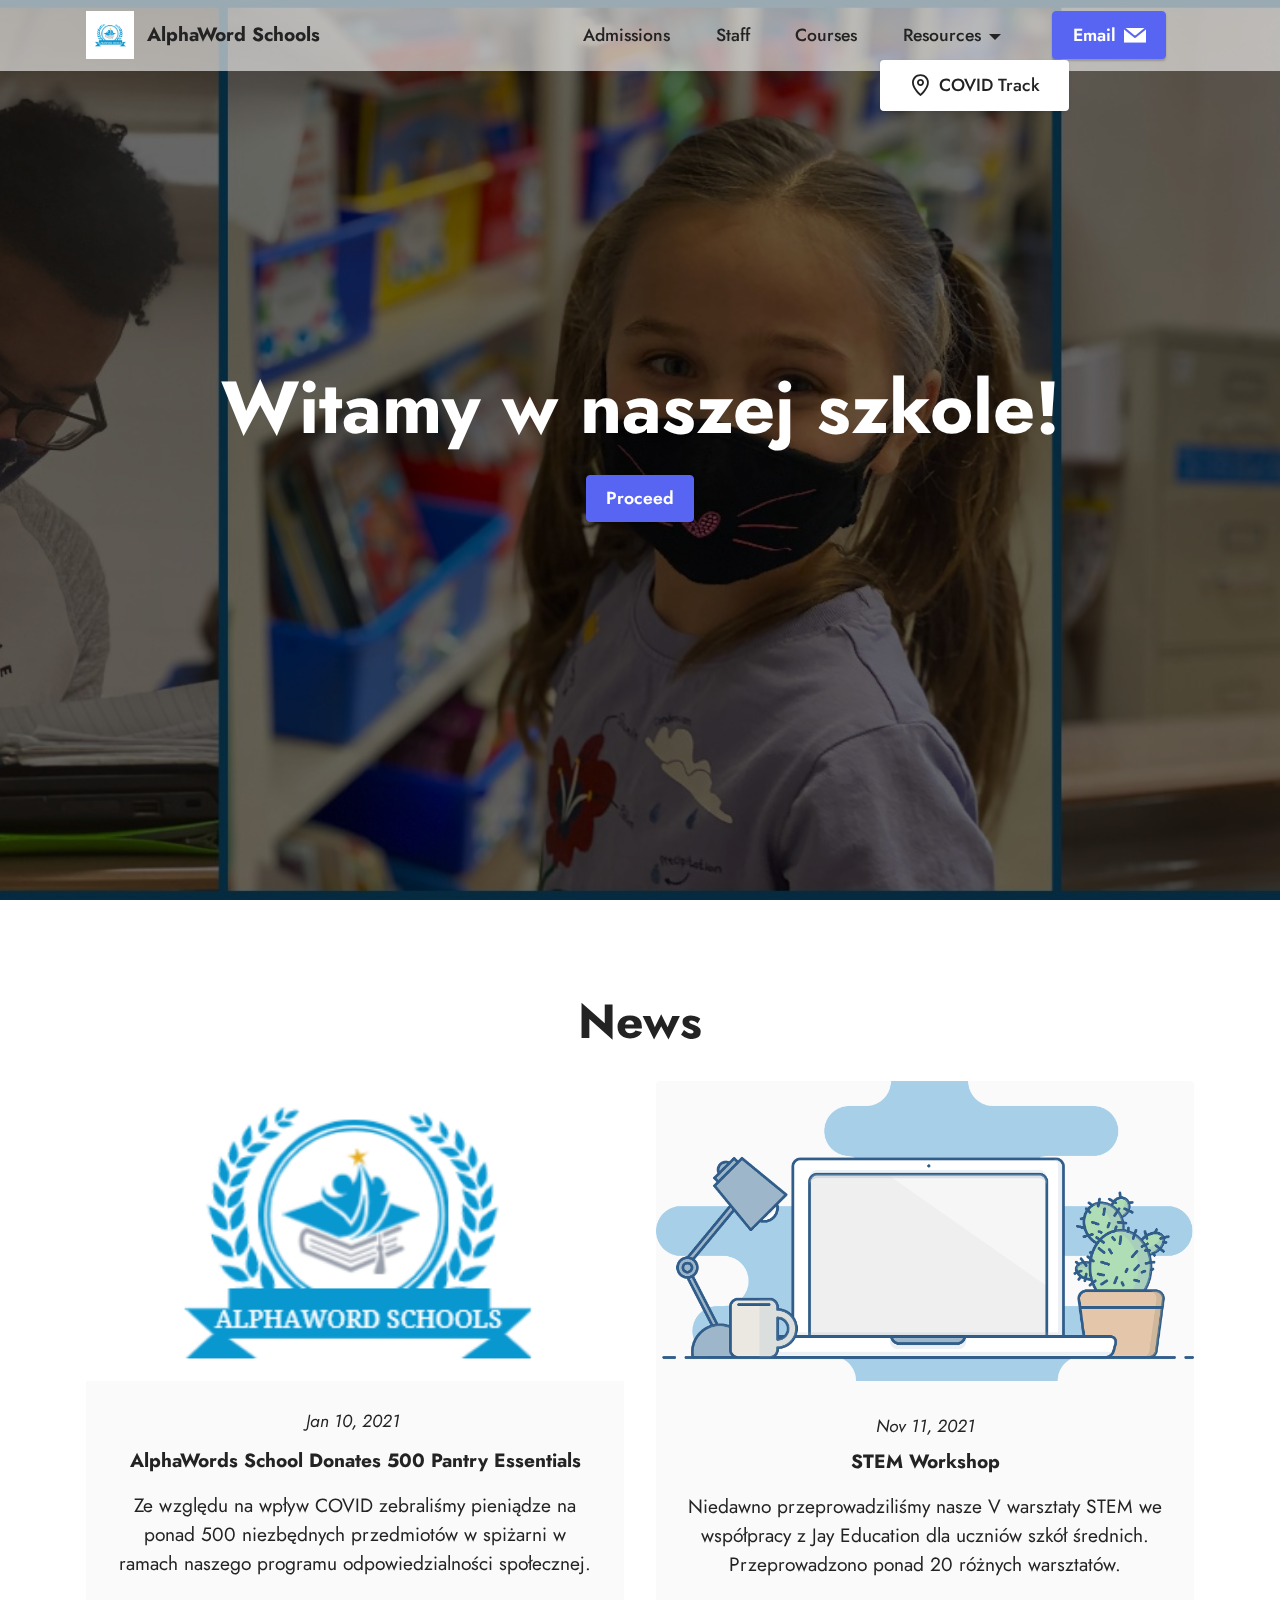
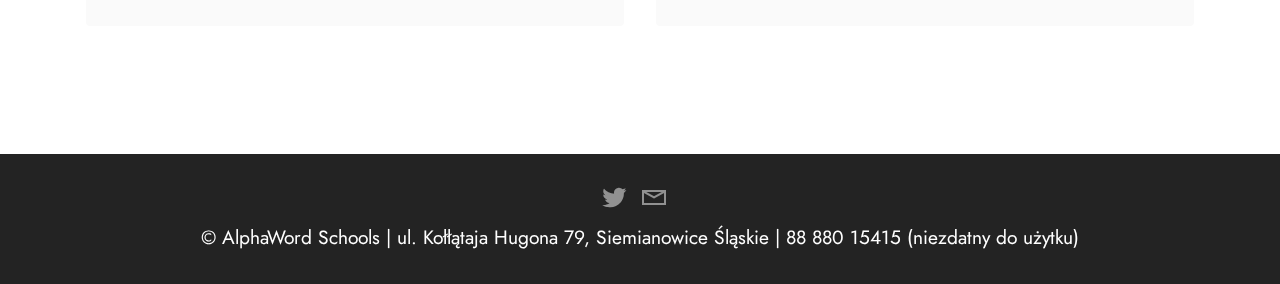
<file: index.html>
<!DOCTYPE html>
<html  >
<head>
  
  <meta charset="UTF-8">
  <meta http-equiv="X-UA-Compatible" content="IE=edge">
  
  <meta name="viewport" content="width=device-width, initial-scale=1, minimum-scale=1">
  <link rel="shortcut icon" href="assets/images/logo.png" type="image/x-icon">
  <meta name="description" content="">
  
  
  <title>Home</title>
  <link rel="stylesheet" href="assets/web/assets/mobirise-icons2/mobirise2.css">
  <link rel="stylesheet" href="assets/bootstrap/css/bootstrap.min.css">
  <link rel="stylesheet" href="assets/bootstrap/css/bootstrap-grid.min.css">
  <link rel="stylesheet" href="assets/bootstrap/css/bootstrap-reboot.min.css">
  <link rel="stylesheet" href="assets/parallax/jarallax.css">
  <link rel="stylesheet" href="assets/dropdown/css/style.css">
  <link rel="stylesheet" href="assets/socicon/css/styles.css">
  <link rel="stylesheet" href="assets/theme/css/style.css">
  <link rel="preload" href="https://fonts.googleapis.com/css?family=Jost:100,200,300,400,500,600,700,800,900,100i,200i,300i,400i,500i,600i,700i,800i,900i&display=swap" as="style" onload="this.onload=null;this.rel='stylesheet'">
  <noscript><link rel="stylesheet" href="https://fonts.googleapis.com/css?family=Jost:100,200,300,400,500,600,700,800,900,100i,200i,300i,400i,500i,600i,700i,800i,900i&display=swap"></noscript>
  <link rel="preload" as="style" href="assets/mobirise/css/mbr-additional.css"><link rel="stylesheet" href="assets/mobirise/css/mbr-additional.css" type="text/css">
  
  
  
  
</head>
<body>
  
  <section data-bs-version="5.1" class="menu menu2 cid-sHDKrTA0gS" once="menu" id="menu2-0">
    
    <nav class="navbar navbar-dropdown navbar-fixed-top navbar-expand-lg">
        <div class="container">
            <div class="navbar-brand">
                <span class="navbar-logo">
                    <a href="index.html">
                        <img src="assets/images/logo.png" alt="" style="height: 3rem;">
                    </a>
                </span>
                <span class="navbar-caption-wrap"><a class="navbar-caption text-black text-primary display-7" href="index.html">AlphaWord Schools</a></span>
            </div>
            <button class="navbar-toggler" type="button" data-toggle="collapse" data-bs-toggle="collapse" data-target="#navbarSupportedContent" data-bs-target="#navbarSupportedContent" aria-controls="navbarNavAltMarkup" aria-expanded="false" aria-label="Toggle navigation">
                <div class="hamburger">
                    <span></span>
                    <span></span>
                    <span></span>
                    <span></span>
                </div>
            </button>
            <div class="collapse navbar-collapse" id="navbarSupportedContent">
                <ul class="navbar-nav nav-dropdown" data-app-modern-menu="true"><li class="nav-item"><a class="nav-link link text-black text-primary display-4" href="page3.html#top">Admissions</a></li>
                    <li class="nav-item"><a class="nav-link link text-black text-primary display-4" href="page2.html#top">Staff</a></li><li class="nav-item"><a class="nav-link link text-black text-primary display-4" href="page4.html#top">Courses</a></li>
                    <li class="nav-item dropdown"><a class="nav-link link dropdown-toggle text-black show display-4" href="#" data-toggle="dropdown-submenu" data-bs-toggle="dropdown" data-bs-auto-close="outside" aria-expanded="false">Resources</a><div class="dropdown-menu show" aria-labelledby="dropdown-undefined" data-bs-popper="none"><a class="dropdown-item text-black text-primary display-4" href="https://docs.google.com/spreadsheets/d/1MCQAEyrbkNcQF1FZv8gL5L7s4hzAJQYMp8e06Xl7oCc/edit?usp=sharing"><span class="mobi-mbri mobi-mbri-map-pin mbr-iconfont mbr-iconfont-btn"></span>COVID Track</a></div>
                    </li></ul>
                
                <div class="navbar-buttons mbr-section-btn"><a class="btn btn-secondary display-4" href="mailto:contact@alphaword.edu.pl"><span class="socicon socicon-mail mbr-iconfont mbr-iconfont-btn"></span>Email</a></div>
            </div>
        </div>
    </nav>
</section>

<section data-bs-version="5.1" class="header6 cid-sHDPKAhTXz mbr-fullscreen mbr-parallax-background" id="header6-1">

    

    <div class="mbr-overlay" style="opacity: 0.6; background-color: rgb(0, 0, 0);"></div>

    <div class="align-center container">
        <div class="row justify-content-center">
            <div class="col-12 col-lg-10">
                <h1 class="mbr-section-title mbr-fonts-style mbr-white mb-3 display-1"><strong>Witamy w naszej szkole!</strong></h1>
                
                <p class="mbr-text mbr-white mbr-fonts-style display-7"></p>
                <div class="mbr-section-btn mt-3"><a class="btn btn-secondary display-4" href="https://mobiri.se">Proceed</a></div>
            </div>
        </div>
    </div>
</section>

<section data-bs-version="5.1" class="content3 cid-sQiYXb73Ck" id="content3-g">
    
    
    <div class="container">
        <div class="mbr-section-head">
            <h4 class="mbr-section-title mbr-fonts-style align-center mb-0 display-2"><strong>News</strong></h4>
            
        </div>
        <div class="row mt-4">
            <div class="item features-image сol-12 col-md-6 col-lg-6">
                <div class="item-wrapper">
                    <div class="item-img">
                        <img src="assets/images/logo.png" alt="" title="">
                    </div>
                    <div class="item-content">
                        <h5 class="item-title mbr-fonts-style display-4"><p><em>Jan 10, 2021</em>&nbsp;</p></h5>
                        <h6 class="item-subtitle mbr-fonts-style mt-1 display-7"><strong>AlphaWords School Donates 500 Pantry Essentials</strong></h6>
                        <p class="mbr-text mbr-fonts-style mt-3 display-7">Ze względu na wpływ COVID zebraliśmy pieniądze na ponad 500 niezbędnych przedmiotów w spiżarni w ramach naszego programu odpowiedzialności społecznej.</p>
                    </div>
                    
                </div>
            </div>
            <div class="item features-image сol-12 col-md-6 col-lg-6">
                <div class="item-wrapper">
                    <div class="item-img">
                        <img src="assets/images/mbr.png" alt="" title="">
                    </div>
                    <div class="item-content">
                        <h5 class="item-title mbr-fonts-style display-4"><em>Nov 11, 2021</em></h5>
                        <h6 class="item-subtitle mbr-fonts-style mt-1 display-7"><strong>STEM Workshop</strong></h6>
                        <p class="mbr-text mbr-fonts-style mt-3 display-7">Niedawno przeprowadziliśmy nasze V warsztaty STEM we współpracy z Jay Education dla uczniów szkół średnich. Przeprowadzono ponad 20 różnych warsztatów.</p>
                    </div>
                    
                </div>
            </div>
            

        </div>
    </div>
</section>

<section data-bs-version="5.1" class="footer3 cid-sQiJUx9cpU" once="footers" id="footer3-6">

    

    

    <div class="container">
        <div class="media-container-row align-center mbr-white">
            
            <div class="row social-row">
                <div class="social-list align-right pb-2">
                    
                    
                    
                    
                    
                    
                <div class="soc-item">
                        <a href="https://twitter.com/" target="_blank">
                            <span class="mbr-iconfont mbr-iconfont-social socicon-twitter socicon"></span>
                        </a>
                    </div><div class="soc-item">
                        <a href="mailto:contact@alphaword.edu.pl">
                            <span class="mbr-iconfont mbr-iconfont-social mobi-mbri-letter mobi-mbri"></span>
                        </a>
                    </div></div>
            </div>
            <div class="row row-copirayt">
                <p class="mbr-text mb-0 mbr-fonts-style mbr-white align-center display-7">
                    © AlphaWord Schools |&nbsp;ul. Kołłątaja Hugona 79,&nbsp;Siemianowice Śląskie |&nbsp;88 880 15415 (niezdatny do użytku)</p>
            </div>
        </div>
    </div>
</section><section id="top-1" hidden><a href="https://mobirise.site"></a></section><script src="assets/bootstrap/js/bootstrap.bundle.min.js"></script>  <script src="assets/parallax/jarallax.js"></script>  <script src="assets/smoothscroll/smooth-scroll.js"></script>  <script src="assets/ytplayer/index.js"></script>  <script src="assets/dropdown/js/navbar-dropdown.js"></script>  <script src="assets/theme/js/script.js"></script>  
  
  
</body>
</html>
</file>
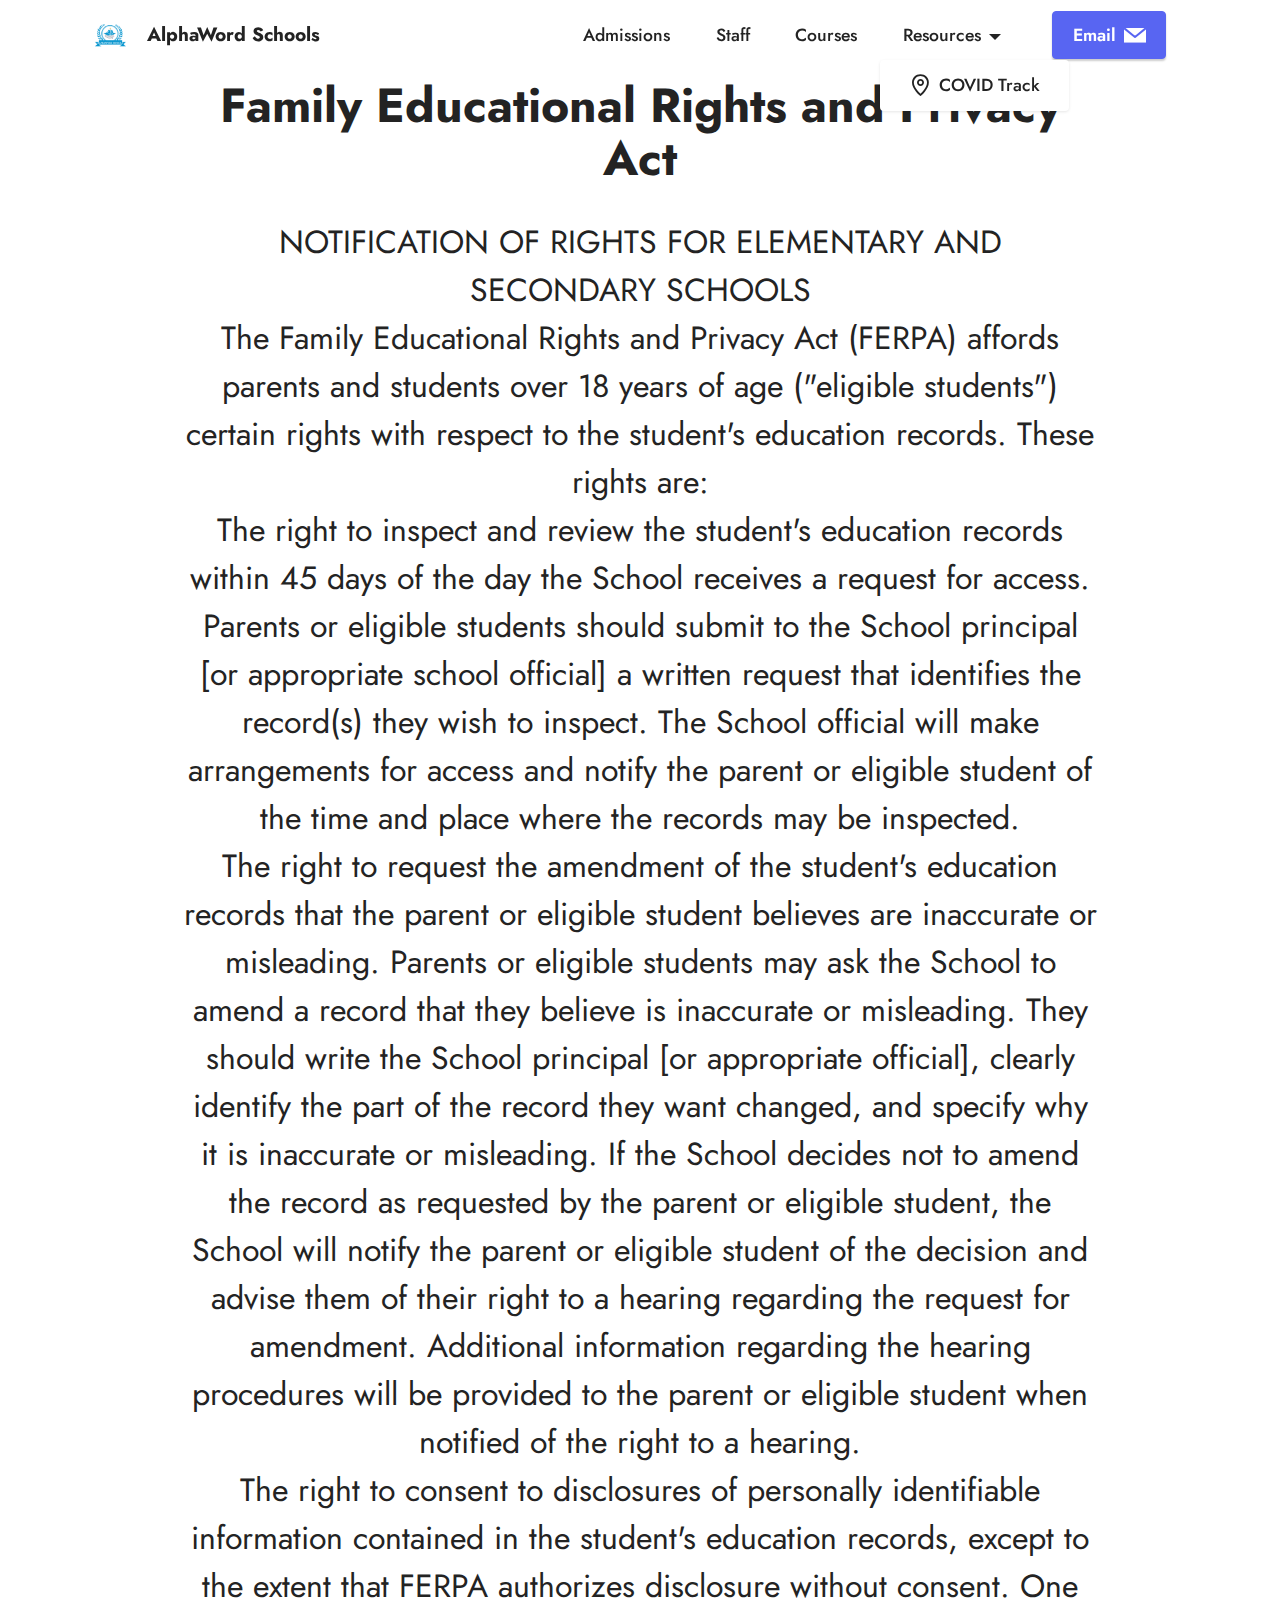
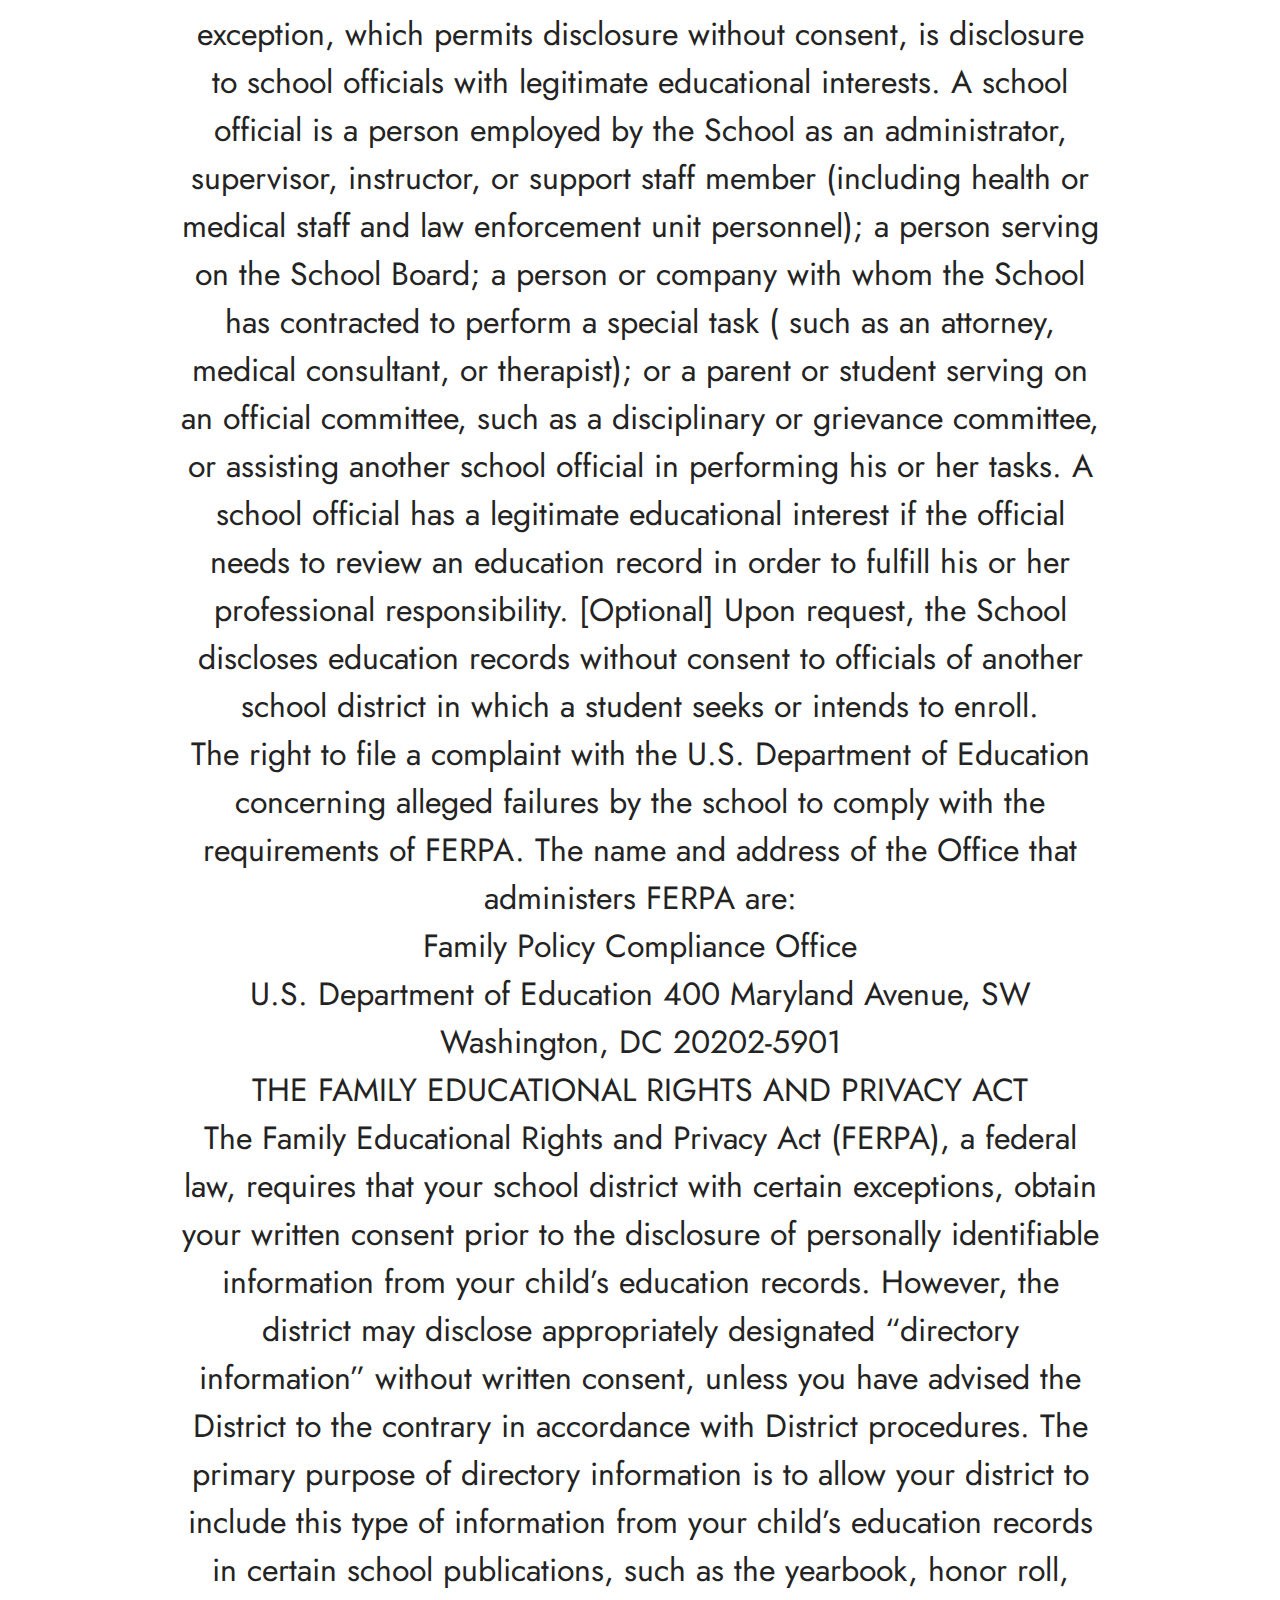
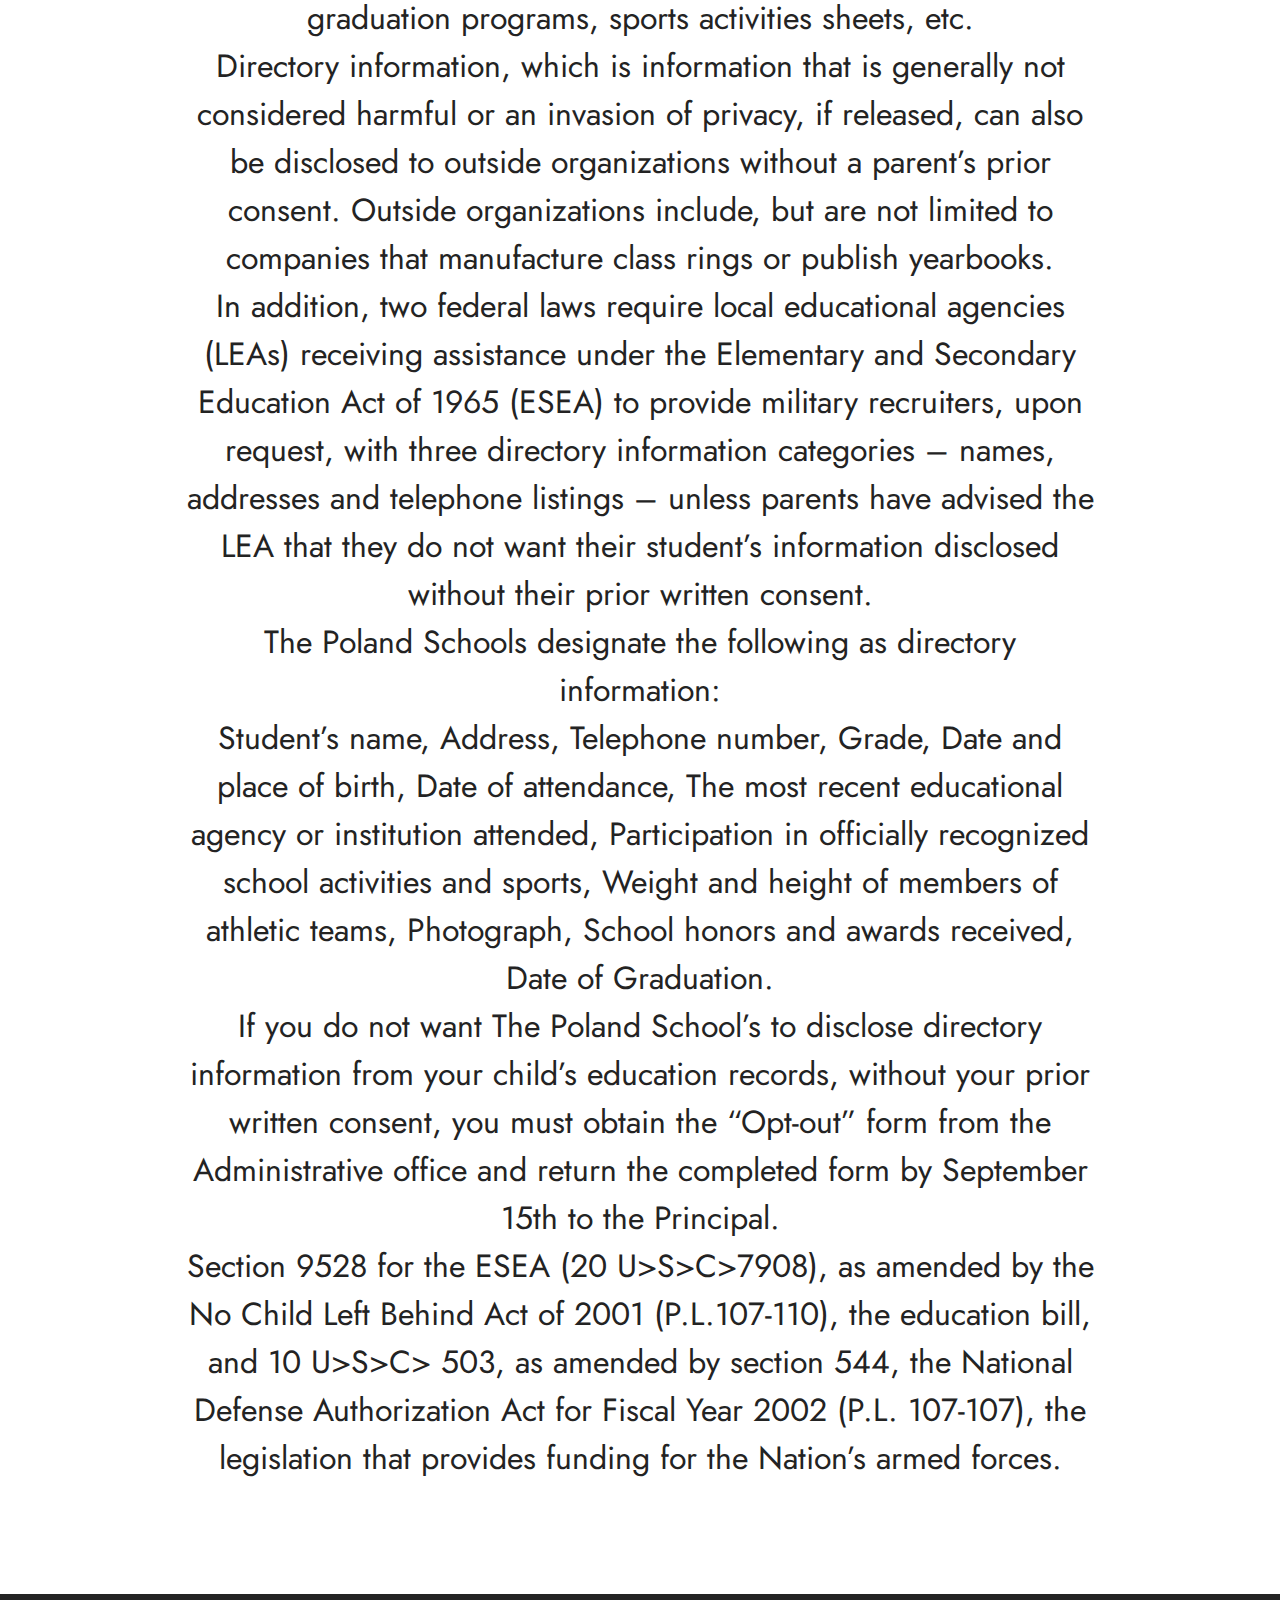
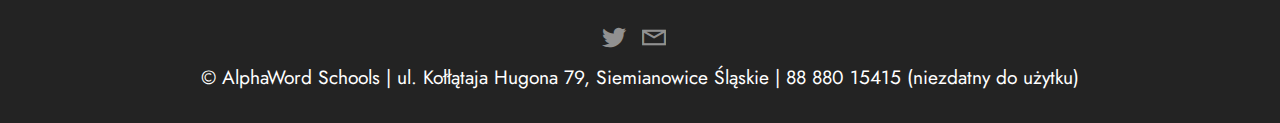
<file: ferpa.html>
<!DOCTYPE html>
<html  >
<head>
  
  <meta charset="UTF-8">
  <meta http-equiv="X-UA-Compatible" content="IE=edge">
  
  <meta name="viewport" content="width=device-width, initial-scale=1, minimum-scale=1">
  <link rel="shortcut icon" href="assets/images/logo.png" type="image/x-icon">
  <meta name="description" content="">
  
  
  <title>FERPA</title>
  <link rel="stylesheet" href="assets/web/assets/mobirise-icons2/mobirise2.css">
  <link rel="stylesheet" href="assets/bootstrap/css/bootstrap.min.css">
  <link rel="stylesheet" href="assets/bootstrap/css/bootstrap-grid.min.css">
  <link rel="stylesheet" href="assets/bootstrap/css/bootstrap-reboot.min.css">
  <link rel="stylesheet" href="assets/dropdown/css/style.css">
  <link rel="stylesheet" href="assets/socicon/css/styles.css">
  <link rel="stylesheet" href="assets/theme/css/style.css">
  <link rel="preload" href="https://fonts.googleapis.com/css?family=Jost:100,200,300,400,500,600,700,800,900,100i,200i,300i,400i,500i,600i,700i,800i,900i&display=swap" as="style" onload="this.onload=null;this.rel='stylesheet'">
  <noscript><link rel="stylesheet" href="https://fonts.googleapis.com/css?family=Jost:100,200,300,400,500,600,700,800,900,100i,200i,300i,400i,500i,600i,700i,800i,900i&display=swap"></noscript>
  <link rel="preload" as="style" href="assets/mobirise/css/mbr-additional.css"><link rel="stylesheet" href="assets/mobirise/css/mbr-additional.css" type="text/css">
  
  
  
  
</head>
<body>
  
  <section data-bs-version="5.1" class="menu menu2 cid-sHDKrTA0gS" once="menu" id="menu2-7">
    
    <nav class="navbar navbar-dropdown navbar-fixed-top navbar-expand-lg">
        <div class="container">
            <div class="navbar-brand">
                <span class="navbar-logo">
                    <a href="index.html">
                        <img src="assets/images/logo.png" alt="" style="height: 3rem;">
                    </a>
                </span>
                <span class="navbar-caption-wrap"><a class="navbar-caption text-black text-primary display-7" href="index.html">AlphaWord Schools</a></span>
            </div>
            <button class="navbar-toggler" type="button" data-toggle="collapse" data-bs-toggle="collapse" data-target="#navbarSupportedContent" data-bs-target="#navbarSupportedContent" aria-controls="navbarNavAltMarkup" aria-expanded="false" aria-label="Toggle navigation">
                <div class="hamburger">
                    <span></span>
                    <span></span>
                    <span></span>
                    <span></span>
                </div>
            </button>
            <div class="collapse navbar-collapse" id="navbarSupportedContent">
                <ul class="navbar-nav nav-dropdown" data-app-modern-menu="true"><li class="nav-item"><a class="nav-link link text-black text-primary display-4" href="page3.html#top">Admissions</a></li>
                    <li class="nav-item"><a class="nav-link link text-black text-primary display-4" href="page2.html#top">Staff</a></li><li class="nav-item"><a class="nav-link link text-black text-primary display-4" href="page4.html#top">Courses</a></li>
                    <li class="nav-item dropdown"><a class="nav-link link dropdown-toggle text-black show display-4" href="#" data-toggle="dropdown-submenu" data-bs-toggle="dropdown" data-bs-auto-close="outside" aria-expanded="false">Resources</a><div class="dropdown-menu show" aria-labelledby="dropdown-undefined" data-bs-popper="none"><a class="dropdown-item text-black text-primary display-4" href="https://docs.google.com/spreadsheets/d/1MCQAEyrbkNcQF1FZv8gL5L7s4hzAJQYMp8e06Xl7oCc/edit?usp=sharing"><span class="mobi-mbri mobi-mbri-map-pin mbr-iconfont mbr-iconfont-btn"></span>COVID Track</a></div>
                    </li></ul>
                
                <div class="navbar-buttons mbr-section-btn"><a class="btn btn-secondary display-4" href="mailto:contact@alphaword.edu.pl"><span class="socicon socicon-mail mbr-iconfont mbr-iconfont-btn"></span>Email</a></div>
            </div>
        </div>
    </nav>
</section>

<section data-bs-version="5.1" class="content4 cid-sQiLPaXZ9E" id="content4-9">
    
    
    <div class="container">
        <div class="row justify-content-center">
            <div class="title col-md-12 col-lg-10">
                <h3 class="mbr-section-title mbr-fonts-style align-center mb-4 display-2"><strong>Family Educational Rights and Privacy Act</strong></h3>
                <h4 class="mbr-section-subtitle align-center mbr-fonts-style mb-4 display-5">NOTIFICATION OF RIGHTS FOR ELEMENTARY AND SECONDARY SCHOOLS
<div>
</div><div>The Family Educational Rights and Privacy Act (FERPA) affords parents and students over 18 years of age ("eligible students") certain rights with respect to the student's education records. These rights are:
</div><div>The right to inspect and review the student's education records within 45 days of the day the School receives a request for access. Parents or eligible students should submit to the School principal [or appropriate school official] a written request that identifies the record(s) they wish to inspect. The School official will make arrangements for access and notify the parent or eligible student of the time and place where the records may be inspected.
</div><div>The right to request the amendment of the student's education records that the parent or eligible student believes are inaccurate or misleading. Parents or eligible students may ask the School to amend a record that they believe is inaccurate or misleading. They should write the School principal [or appropriate official], clearly identify the part of the record they want changed, and specify why it is inaccurate or misleading. If the School decides not to amend the record as requested by the parent or eligible student, the School will notify the parent or eligible student of the decision and advise them of their right to a hearing regarding the request for amendment. Additional information regarding the hearing procedures will be provided to the parent or eligible student when notified of the right to a hearing.
</div><div>The right to consent to disclosures of personally identifiable information contained in the student's education records, except to the extent that FERPA authorizes disclosure without consent. One exception, which permits disclosure without consent, is disclosure to school officials with legitimate educational interests. A school official is a person employed by the School as an administrator, supervisor, instructor, or support staff member (including health or medical staff and law enforcement unit personnel); a person serving on the School Board; a person or company with whom the School has contracted to perform a special task ( such as an attorney, medical consultant, or therapist); or a parent or student serving on an official committee, such as a disciplinary or grievance committee, or assisting another school official in performing his or her tasks. A school official has a legitimate educational interest if the official needs to review an education record in order to fulfill his or her professional responsibility. [Optional] Upon request, the School discloses education records without consent to officials of another school district in which a student seeks or intends to enroll.
</div><div>The right to file a complaint with the U.S. Department of Education concerning alleged failures by the school to comply with the requirements of FERPA. The name and address of the Office that administers FERPA are:
</div><div>Family Policy Compliance Office
</div><div>U.S. Department of Education 400 Maryland Avenue, SW Washington, DC 20202-5901
</div><div>THE FAMILY EDUCATIONAL RIGHTS AND PRIVACY ACT
</div><div>The Family Educational Rights and Privacy Act (FERPA), a federal law, requires that your school district with certain exceptions, obtain your written consent prior to the disclosure of personally identifiable information from your child’s education records. However, the district may disclose appropriately designated “directory information” without written consent, unless you have advised the District to the contrary in accordance with District procedures. The primary purpose of directory information is to allow your district to include this type of information from your child’s education records in certain school publications, such as the yearbook, honor roll, graduation programs, sports activities sheets, etc.
</div><div>Directory information, which is information that is generally not considered harmful or an invasion of privacy, if released, can also be disclosed to outside organizations without a parent’s prior consent. Outside organizations include, but are not limited to companies that manufacture class rings or publish yearbooks.
</div><div>In addition, two federal laws require local educational agencies (LEAs) receiving assistance under the Elementary and Secondary Education Act of 1965 (ESEA) to provide military recruiters, upon request, with three directory information categories – names, addresses and telephone listings – unless parents have advised the LEA that they do not want their student’s information disclosed without their prior written consent.
</div><div>The Poland Schools designate the following as directory information:
</div><div>Student’s name, Address, Telephone number, Grade, Date and place of birth, Date of attendance, The most recent educational agency or institution attended, Participation in officially recognized school activities and sports, Weight and height of members of athletic teams, Photograph, School honors and awards received, Date of Graduation.
</div><div>If you do not want The Poland School’s to disclose directory information from your child’s education records, without your prior written consent, you must obtain the “Opt-out” form from the Administrative office and return the completed form by September 15th to the Principal.
</div><div>Section 9528 for the ESEA (20 U&gt;S&gt;C&gt;7908), as amended by the No Child Left Behind Act of 2001 (P.L.107-110), the education bill, and 10 U&gt;S&gt;C&gt; 503, as amended by section 544, the National Defense Authorization Act for Fiscal Year 2002 (P.L. 107-107), the legislation that provides funding for the Nation’s armed forces.</div><div>
</div><div> 
</div><div>
</div><div>
</div><div>
</div><div>
</div><div>
</div><div>
</div><div>
</div><div>
</div><div> 
</div><div>
</div><div>
</div><div>
</div><div>
</div><div>
</div><div>
</div><div>
</div></h4>
                
            </div>
        </div>
    </div>
</section>

<section data-bs-version="5.1" class="footer3 cid-sQiJUx9cpU" once="footers" id="footer3-8">

    

    

    <div class="container">
        <div class="media-container-row align-center mbr-white">
            
            <div class="row social-row">
                <div class="social-list align-right pb-2">
                    
                    
                    
                    
                    
                    
                <div class="soc-item">
                        <a href="https://twitter.com/" target="_blank">
                            <span class="mbr-iconfont mbr-iconfont-social socicon-twitter socicon"></span>
                        </a>
                    </div><div class="soc-item">
                        <a href="mailto:contact@alphaword.edu.pl">
                            <span class="mbr-iconfont mbr-iconfont-social mobi-mbri-letter mobi-mbri"></span>
                        </a>
                    </div></div>
            </div>
            <div class="row row-copirayt">
                <p class="mbr-text mb-0 mbr-fonts-style mbr-white align-center display-7">
                    © AlphaWord Schools |&nbsp;ul. Kołłątaja Hugona 79,&nbsp;Siemianowice Śląskie |&nbsp;88 880 15415 (niezdatny do użytku)</p>
            </div>
        </div>
    </div>
</section><section id="top-1" hidden><a href="https://mobirise.site"></a></section><script src="assets/bootstrap/js/bootstrap.bundle.min.js"></script>  <script src="assets/smoothscroll/smooth-scroll.js"></script>  <script src="assets/ytplayer/index.js"></script>  <script src="assets/dropdown/js/navbar-dropdown.js"></script>  <script src="assets/theme/js/script.js"></script>  
  
  
</body>
</html>
</file>
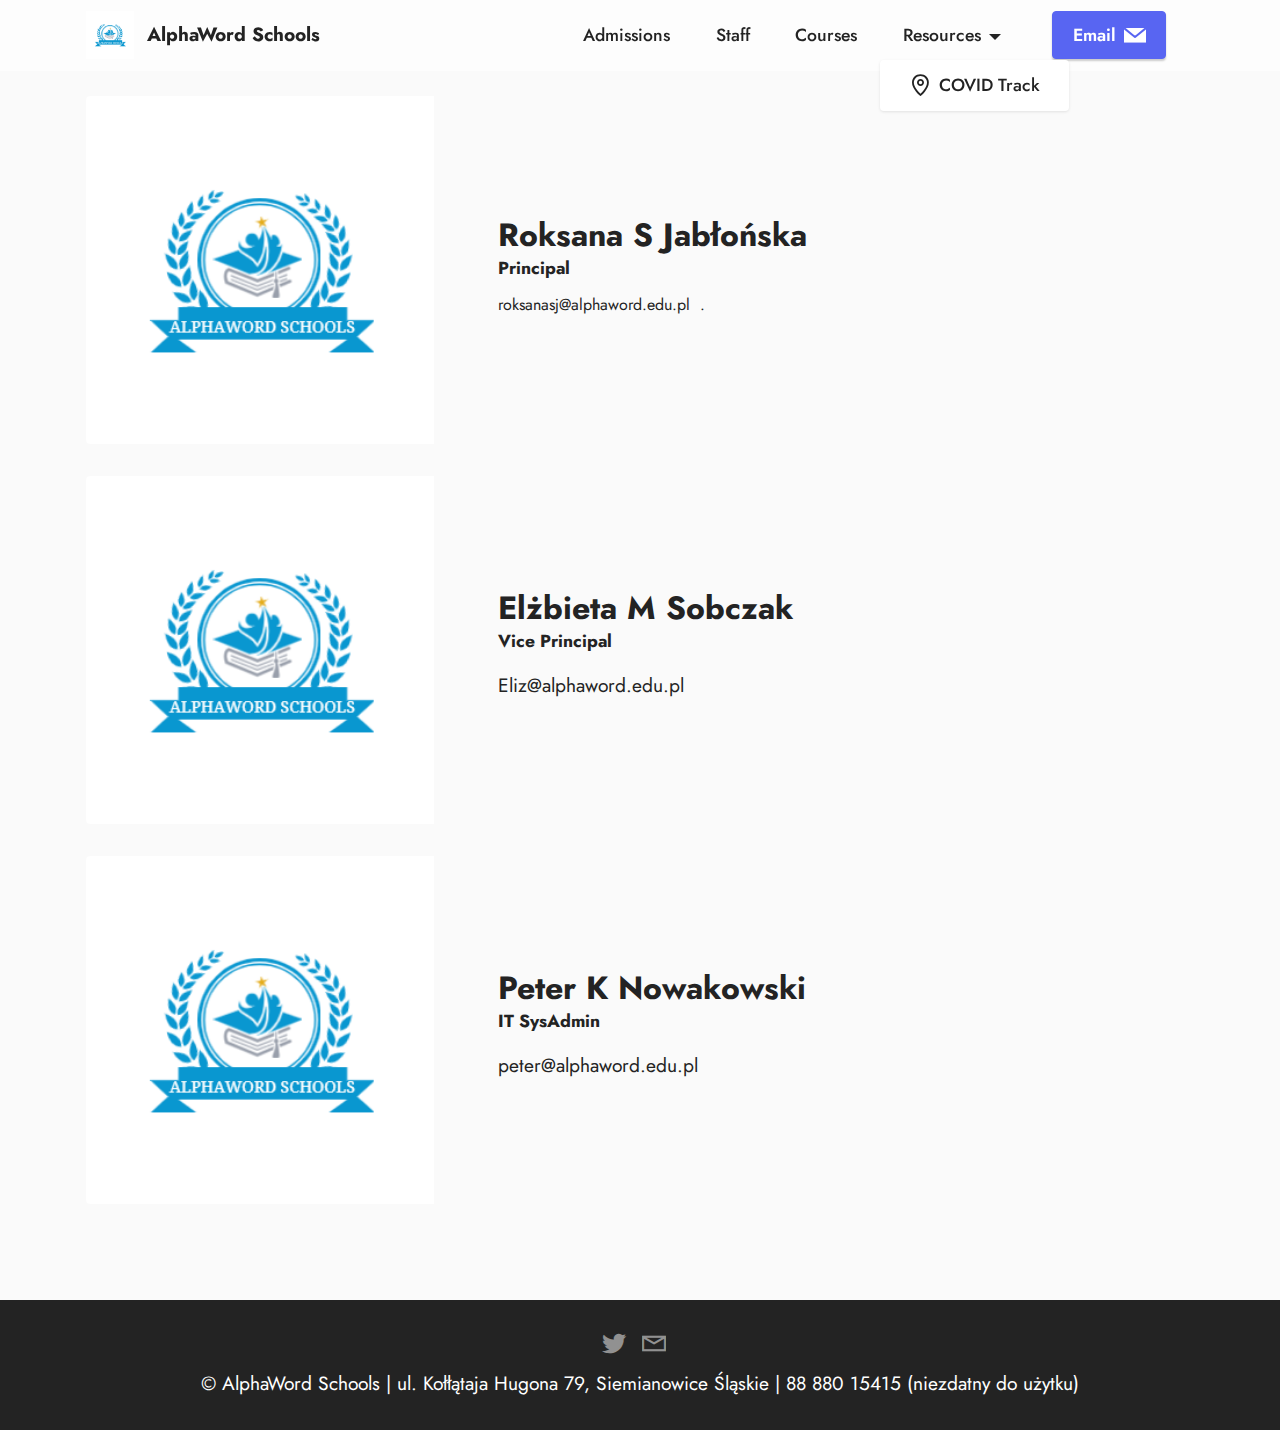
<file: page2.html>
<!DOCTYPE html>
<html  >
<head>
  
  <meta charset="UTF-8">
  <meta http-equiv="X-UA-Compatible" content="IE=edge">
  
  <meta name="viewport" content="width=device-width, initial-scale=1, minimum-scale=1">
  <link rel="shortcut icon" href="assets/images/logo.png" type="image/x-icon">
  <meta name="description" content="">
  
  
  <title>staff</title>
  <link rel="stylesheet" href="assets/web/assets/mobirise-icons2/mobirise2.css">
  <link rel="stylesheet" href="assets/bootstrap/css/bootstrap.min.css">
  <link rel="stylesheet" href="assets/bootstrap/css/bootstrap-grid.min.css">
  <link rel="stylesheet" href="assets/bootstrap/css/bootstrap-reboot.min.css">
  <link rel="stylesheet" href="assets/dropdown/css/style.css">
  <link rel="stylesheet" href="assets/socicon/css/styles.css">
  <link rel="stylesheet" href="assets/theme/css/style.css">
  <link rel="preload" href="https://fonts.googleapis.com/css?family=Jost:100,200,300,400,500,600,700,800,900,100i,200i,300i,400i,500i,600i,700i,800i,900i&display=swap" as="style" onload="this.onload=null;this.rel='stylesheet'">
  <noscript><link rel="stylesheet" href="https://fonts.googleapis.com/css?family=Jost:100,200,300,400,500,600,700,800,900,100i,200i,300i,400i,500i,600i,700i,800i,900i&display=swap"></noscript>
  <link rel="preload" as="style" href="assets/mobirise/css/mbr-additional.css"><link rel="stylesheet" href="assets/mobirise/css/mbr-additional.css" type="text/css">
  
  
  
  
</head>
<body>
  
  <section data-bs-version="5.1" class="menu menu2 cid-sHDKrTA0gS" once="menu" id="menu2-a">
    
    <nav class="navbar navbar-dropdown navbar-fixed-top navbar-expand-lg">
        <div class="container">
            <div class="navbar-brand">
                <span class="navbar-logo">
                    <a href="index.html">
                        <img src="assets/images/logo.png" alt="" style="height: 3rem;">
                    </a>
                </span>
                <span class="navbar-caption-wrap"><a class="navbar-caption text-black text-primary display-7" href="index.html">AlphaWord Schools</a></span>
            </div>
            <button class="navbar-toggler" type="button" data-toggle="collapse" data-bs-toggle="collapse" data-target="#navbarSupportedContent" data-bs-target="#navbarSupportedContent" aria-controls="navbarNavAltMarkup" aria-expanded="false" aria-label="Toggle navigation">
                <div class="hamburger">
                    <span></span>
                    <span></span>
                    <span></span>
                    <span></span>
                </div>
            </button>
            <div class="collapse navbar-collapse" id="navbarSupportedContent">
                <ul class="navbar-nav nav-dropdown" data-app-modern-menu="true"><li class="nav-item"><a class="nav-link link text-black text-primary display-4" href="page3.html#top">Admissions</a></li>
                    <li class="nav-item"><a class="nav-link link text-black text-primary display-4" href="page2.html#top">Staff</a></li><li class="nav-item"><a class="nav-link link text-black text-primary display-4" href="page4.html#top">Courses</a></li>
                    <li class="nav-item dropdown"><a class="nav-link link dropdown-toggle text-black show display-4" href="#" data-toggle="dropdown-submenu" data-bs-toggle="dropdown" data-bs-auto-close="outside" aria-expanded="false">Resources</a><div class="dropdown-menu show" aria-labelledby="dropdown-undefined" data-bs-popper="none"><a class="dropdown-item text-black text-primary display-4" href="https://docs.google.com/spreadsheets/d/1MCQAEyrbkNcQF1FZv8gL5L7s4hzAJQYMp8e06Xl7oCc/edit?usp=sharing"><span class="mobi-mbri mobi-mbri-map-pin mbr-iconfont mbr-iconfont-btn"></span>COVID Track</a></div>
                    </li></ul>
                
                <div class="navbar-buttons mbr-section-btn"><a class="btn btn-secondary display-4" href="mailto:contact@alphaword.edu.pl"><span class="socicon socicon-mail mbr-iconfont mbr-iconfont-btn"></span>Email</a></div>
            </div>
        </div>
    </nav>
</section>

<section data-bs-version="5.1" class="team2 cid-sQiNFWMMqL" xmlns="http://www.w3.org/1999/html" id="team2-c">
    
    
    <div class="container">
        <div class="card">
            <div class="card-wrapper">
                <div class="row align-items-center">
                    <div class="col-12 col-md-4">
                        <div class="image-wrapper">
                            <img src="assets/images/logo.png" alt="">
                        </div>
                    </div>
                    <div class="col-12 col-md">
                        <div class="card-box">
                            <h5 class="card-title mbr-fonts-style m-0 display-5"><strong>Roksana S Jabłońska</strong></h5>
                            <h6 class="card-subtitle mbr-fonts-style mb-3 display-4">
                                <strong>Principal</strong></h6>
                            <p class="mbr-text mbr-fonts-style display-7"></p><p>roksanasj@alphaword.edu.pl&nbsp;&nbsp;.
                            </p><p></p>
                            
                        </div>
                    </div>
                </div>
            </div>
        </div>
        <div class="card">
            <div class="card-wrapper">
                <div class="row align-items-center">
                    <div class="col-12 col-md-4">
                        <div class="image-wrapper">
                            <img src="assets/images/logo.png" alt="">
                        </div>
                    </div>
                    <div class="col-12 col-md">
                        <div class="card-box">
                            <h5 class="card-title mbr-fonts-style m-0 display-5"><strong>Elżbieta M Sobczak</strong></h5>
                            <h6 class="card-subtitle mbr-fonts-style mb-3 display-4"><strong>Vice Principal</strong></h6>
                            <p class="mbr-text mbr-fonts-style display-7">Eliz@alphaword.edu.pl</p>
                            
                        </div>
                    </div>
                </div>
            </div>
        </div>
        <div class="card">
            <div class="card-wrapper">
                <div class="row align-items-center">
                    <div class="col-12 col-md-4">
                        <div class="image-wrapper">
                            <img src="assets/images/logo.png" alt="">
                        </div>
                    </div>
                    <div class="col-12 col-md">
                        <div class="card-box">
                            <h5 class="card-title mbr-fonts-style m-0 display-5"><strong>Peter K Nowakowski</strong></h5>
                            <h6 class="card-subtitle mbr-fonts-style mb-3 display-4"><strong>IT SysAdmin</strong></h6>
                            <p class="mbr-text mbr-fonts-style display-7">peter@alphaword.edu.pl</p>
                            
                        </div>
                    </div>
                </div>
            </div>
        </div>
    </div>
</section>

<section data-bs-version="5.1" class="footer3 cid-sQiJUx9cpU" once="footers" id="footer3-b">

    

    

    <div class="container">
        <div class="media-container-row align-center mbr-white">
            
            <div class="row social-row">
                <div class="social-list align-right pb-2">
                    
                    
                    
                    
                    
                    
                <div class="soc-item">
                        <a href="https://twitter.com/" target="_blank">
                            <span class="mbr-iconfont mbr-iconfont-social socicon-twitter socicon"></span>
                        </a>
                    </div><div class="soc-item">
                        <a href="mailto:contact@alphaword.edu.pl">
                            <span class="mbr-iconfont mbr-iconfont-social mobi-mbri-letter mobi-mbri"></span>
                        </a>
                    </div></div>
            </div>
            <div class="row row-copirayt">
                <p class="mbr-text mb-0 mbr-fonts-style mbr-white align-center display-7">
                    © AlphaWord Schools |&nbsp;ul. Kołłątaja Hugona 79,&nbsp;Siemianowice Śląskie |&nbsp;88 880 15415 (niezdatny do użytku)</p>
            </div>
        </div>
    </div>
</section><section id="top-1" hidden><a href="https://mobirise.site"></a></section><script src="assets/bootstrap/js/bootstrap.bundle.min.js"></script>  <script src="assets/smoothscroll/smooth-scroll.js"></script>  <script src="assets/ytplayer/index.js"></script>  <script src="assets/dropdown/js/navbar-dropdown.js"></script>  <script src="assets/theme/js/script.js"></script>  
  
  
</body>
</html>
</file>
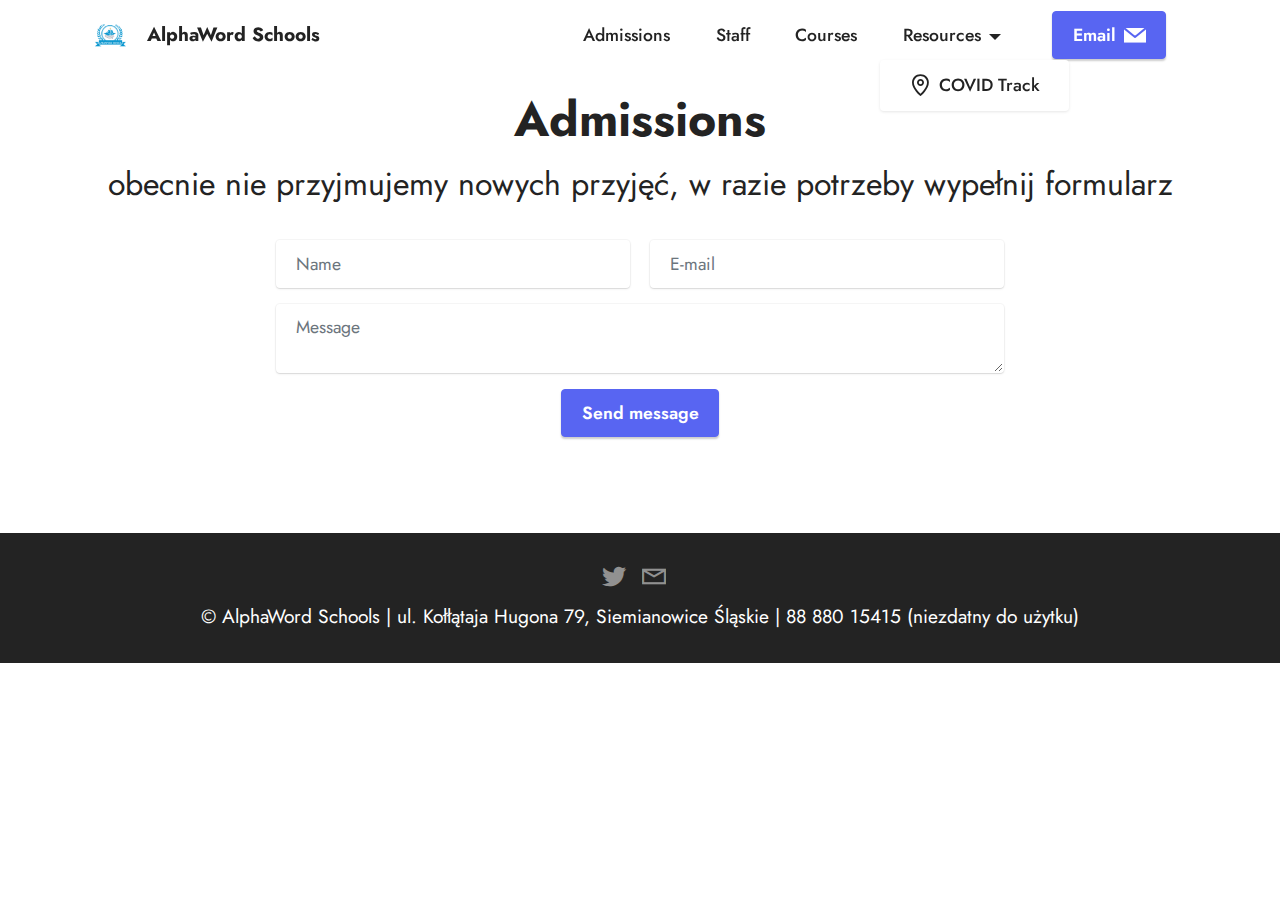
<file: page3.html>
<!DOCTYPE html>
<html  >
<head>
  
  <meta charset="UTF-8">
  <meta http-equiv="X-UA-Compatible" content="IE=edge">
  
  <meta name="viewport" content="width=device-width, initial-scale=1, minimum-scale=1">
  <link rel="shortcut icon" href="assets/images/logo.png" type="image/x-icon">
  <meta name="description" content="">
  
  
  <title>Admissions</title>
  <link rel="stylesheet" href="assets/web/assets/mobirise-icons2/mobirise2.css">
  <link rel="stylesheet" href="assets/bootstrap/css/bootstrap.min.css">
  <link rel="stylesheet" href="assets/bootstrap/css/bootstrap-grid.min.css">
  <link rel="stylesheet" href="assets/bootstrap/css/bootstrap-reboot.min.css">
  <link rel="stylesheet" href="assets/dropdown/css/style.css">
  <link rel="stylesheet" href="assets/socicon/css/styles.css">
  <link rel="stylesheet" href="assets/theme/css/style.css">
  <link rel="preload" href="https://fonts.googleapis.com/css?family=Jost:100,200,300,400,500,600,700,800,900,100i,200i,300i,400i,500i,600i,700i,800i,900i&display=swap" as="style" onload="this.onload=null;this.rel='stylesheet'">
  <noscript><link rel="stylesheet" href="https://fonts.googleapis.com/css?family=Jost:100,200,300,400,500,600,700,800,900,100i,200i,300i,400i,500i,600i,700i,800i,900i&display=swap"></noscript>
  <link rel="preload" as="style" href="assets/mobirise/css/mbr-additional.css"><link rel="stylesheet" href="assets/mobirise/css/mbr-additional.css" type="text/css">
  
  
  
  
</head>
<body>
  
  <section data-bs-version="5.1" class="menu menu2 cid-sHDKrTA0gS" once="menu" id="menu2-d">
    
    <nav class="navbar navbar-dropdown navbar-fixed-top navbar-expand-lg">
        <div class="container">
            <div class="navbar-brand">
                <span class="navbar-logo">
                    <a href="index.html">
                        <img src="assets/images/logo.png" alt="" style="height: 3rem;">
                    </a>
                </span>
                <span class="navbar-caption-wrap"><a class="navbar-caption text-black text-primary display-7" href="index.html">AlphaWord Schools</a></span>
            </div>
            <button class="navbar-toggler" type="button" data-toggle="collapse" data-bs-toggle="collapse" data-target="#navbarSupportedContent" data-bs-target="#navbarSupportedContent" aria-controls="navbarNavAltMarkup" aria-expanded="false" aria-label="Toggle navigation">
                <div class="hamburger">
                    <span></span>
                    <span></span>
                    <span></span>
                    <span></span>
                </div>
            </button>
            <div class="collapse navbar-collapse" id="navbarSupportedContent">
                <ul class="navbar-nav nav-dropdown" data-app-modern-menu="true"><li class="nav-item"><a class="nav-link link text-black text-primary display-4" href="page3.html#top">Admissions</a></li>
                    <li class="nav-item"><a class="nav-link link text-black text-primary display-4" href="page2.html#top">Staff</a></li><li class="nav-item"><a class="nav-link link text-black text-primary display-4" href="page4.html#top">Courses</a></li>
                    <li class="nav-item dropdown"><a class="nav-link link dropdown-toggle text-black show display-4" href="#" data-toggle="dropdown-submenu" data-bs-toggle="dropdown" data-bs-auto-close="outside" aria-expanded="false">Resources</a><div class="dropdown-menu show" aria-labelledby="dropdown-undefined" data-bs-popper="none"><a class="dropdown-item text-black text-primary display-4" href="https://docs.google.com/spreadsheets/d/1MCQAEyrbkNcQF1FZv8gL5L7s4hzAJQYMp8e06Xl7oCc/edit?usp=sharing"><span class="mobi-mbri mobi-mbri-map-pin mbr-iconfont mbr-iconfont-btn"></span>COVID Track</a></div>
                    </li></ul>
                
                <div class="navbar-buttons mbr-section-btn"><a class="btn btn-secondary display-4" href="mailto:contact@alphaword.edu.pl"><span class="socicon socicon-mail mbr-iconfont mbr-iconfont-btn"></span>Email</a></div>
            </div>
        </div>
    </nav>
</section>

<section data-bs-version="5.1" class="form5 cid-sQiUuf07W9" id="form5-f">
    
    
    <div class="container">
        <div class="mbr-section-head">
            <h3 class="mbr-section-title mbr-fonts-style align-center mb-0 display-2"><p><strong>Admissions</strong></p></h3>
            <h4 class="mbr-section-subtitle mbr-fonts-style align-center mb-0 mt-2 display-5">obecnie nie przyjmujemy nowych przyjęć, w razie potrzeby wypełnij formularz</h4>
        </div>
        <div class="row justify-content-center mt-4">
            <div class="col-lg-8 mx-auto mbr-form" data-form-type="formoid">
                <form action="https://mobirise.eu/" method="POST" class="mbr-form form-with-styler" data-form-title="Form Name"><input type="hidden" name="email" data-form-email="true" value="BjV87JsYbuGe0M9a5k9R8Slnfpnj+KdfwFIJ9oOSeo7LKYT4Ms4IYxGI5ypBLjOwGoZJXgBYIt0HFqfbtKLvihvnWvdqUscSjrEfogvfQnGXaUCmdgJAwsUw1hIv2eao">
                    <div class="row">
                        <div hidden="hidden" data-form-alert="" class="alert alert-success col-12">Thanks for filling</div>
                        <div hidden="hidden" data-form-alert-danger="" class="alert alert-danger col-12">Oops...! some
                            problem!</div>
                    </div>
                    <div class="dragArea row">
                        <div class="col-md col-sm-12 form-group mb-3" data-for="name">
                            <input type="text" name="name" placeholder="Name" data-form-field="name" class="form-control" value="" id="name-form5-f">
                        </div>
                        <div class="col-md col-sm-12 form-group mb-3" data-for="email">
                            <input type="email" name="email" placeholder="E-mail" data-form-field="email" class="form-control" value="" id="email-form5-f">
                        </div>
                        
                        <div class="col-12 form-group mb-3" data-for="textarea">
                            <textarea name="textarea" placeholder="Message" data-form-field="textarea" class="form-control" id="textarea-form5-f"></textarea>
                        </div>
                        <div class="col-lg-12 col-md-12 col-sm-12 align-center mbr-section-btn">
                            <button type="submit" class="btn btn-primary display-4">Send message</button>
                        </div>
                    </div>
                </form>
            </div>
        </div>
    </div>
</section>

<section data-bs-version="5.1" class="footer3 cid-sQiJUx9cpU" once="footers" id="footer3-e">

    

    

    <div class="container">
        <div class="media-container-row align-center mbr-white">
            
            <div class="row social-row">
                <div class="social-list align-right pb-2">
                    
                    
                    
                    
                    
                    
                <div class="soc-item">
                        <a href="https://twitter.com/" target="_blank">
                            <span class="mbr-iconfont mbr-iconfont-social socicon-twitter socicon"></span>
                        </a>
                    </div><div class="soc-item">
                        <a href="mailto:contact@alphaword.edu.pl">
                            <span class="mbr-iconfont mbr-iconfont-social mobi-mbri-letter mobi-mbri"></span>
                        </a>
                    </div></div>
            </div>
            <div class="row row-copirayt">
                <p class="mbr-text mb-0 mbr-fonts-style mbr-white align-center display-7">
                    © AlphaWord Schools |&nbsp;ul. Kołłątaja Hugona 79,&nbsp;Siemianowice Śląskie |&nbsp;88 880 15415 (niezdatny do użytku)</p>
            </div>
        </div>
    </div>
</section><section id="top-1" hidden><a href="https://mobirise.site"></a></section><script src="assets/bootstrap/js/bootstrap.bundle.min.js"></script>  <script src="assets/smoothscroll/smooth-scroll.js"></script>  <script src="assets/ytplayer/index.js"></script>  <script src="assets/dropdown/js/navbar-dropdown.js"></script>  <script src="assets/theme/js/script.js"></script>  <script src="assets/formoid/formoid.min.js"></script>  
  
  
</body>
</html>
</file>
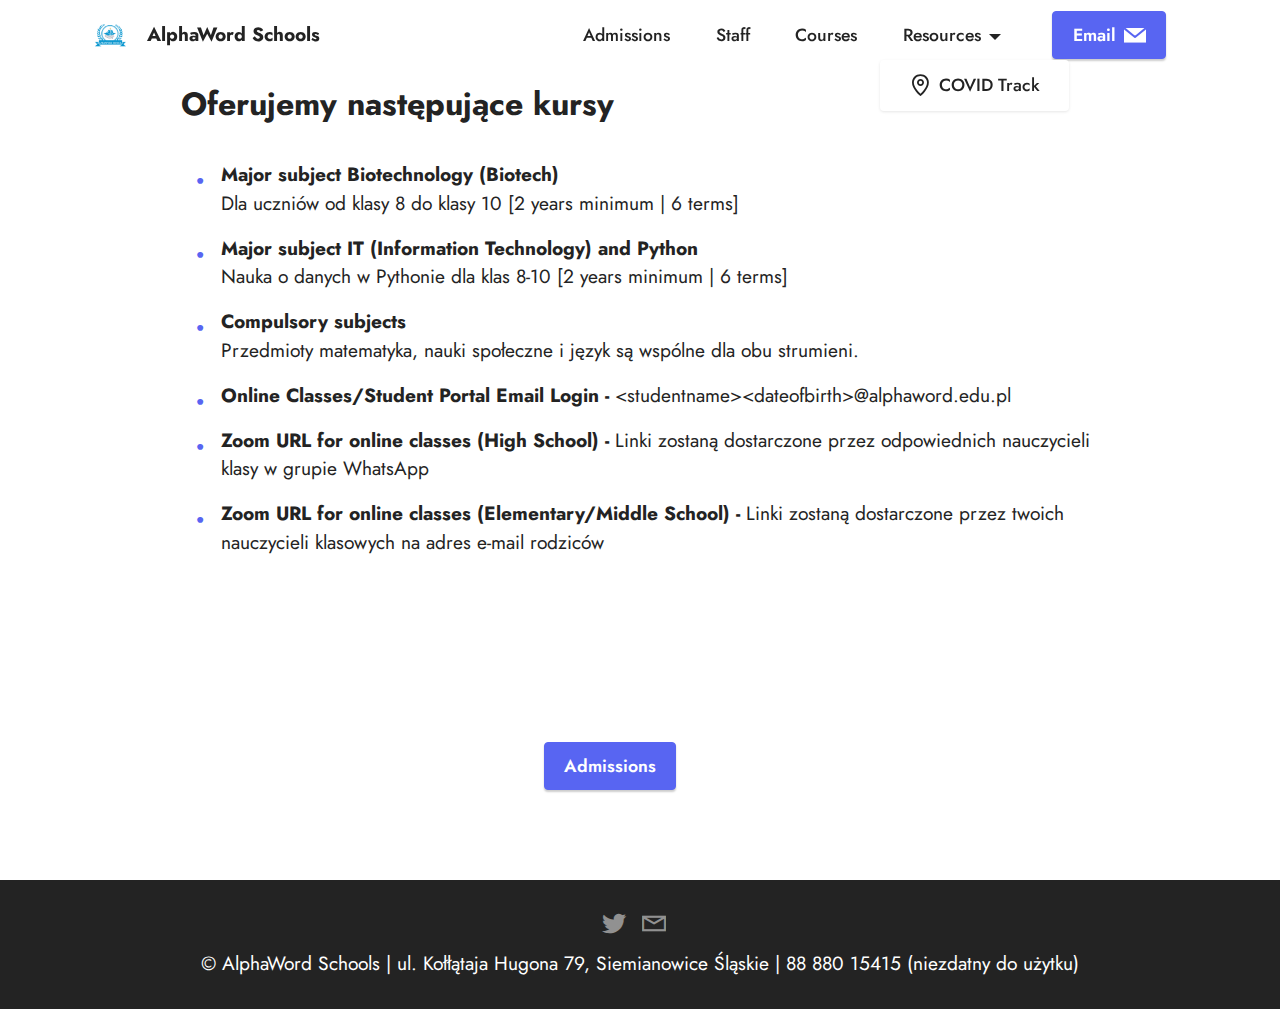
<file: page4.html>
<!DOCTYPE html>
<html  >
<head>
  
  <meta charset="UTF-8">
  <meta http-equiv="X-UA-Compatible" content="IE=edge">
  
  <meta name="viewport" content="width=device-width, initial-scale=1, minimum-scale=1">
  <link rel="shortcut icon" href="assets/images/logo.png" type="image/x-icon">
  <meta name="description" content="">
  
  
  <title>Courses</title>
  <link rel="stylesheet" href="assets/web/assets/mobirise-icons2/mobirise2.css">
  <link rel="stylesheet" href="assets/bootstrap/css/bootstrap.min.css">
  <link rel="stylesheet" href="assets/bootstrap/css/bootstrap-grid.min.css">
  <link rel="stylesheet" href="assets/bootstrap/css/bootstrap-reboot.min.css">
  <link rel="stylesheet" href="assets/dropdown/css/style.css">
  <link rel="stylesheet" href="assets/socicon/css/styles.css">
  <link rel="stylesheet" href="assets/theme/css/style.css">
  <link rel="preload" href="https://fonts.googleapis.com/css?family=Jost:100,200,300,400,500,600,700,800,900,100i,200i,300i,400i,500i,600i,700i,800i,900i&display=swap" as="style" onload="this.onload=null;this.rel='stylesheet'">
  <noscript><link rel="stylesheet" href="https://fonts.googleapis.com/css?family=Jost:100,200,300,400,500,600,700,800,900,100i,200i,300i,400i,500i,600i,700i,800i,900i&display=swap"></noscript>
  <link rel="preload" as="style" href="assets/mobirise/css/mbr-additional.css"><link rel="stylesheet" href="assets/mobirise/css/mbr-additional.css" type="text/css">
  
  
  
  
</head>
<body>
  
  <section data-bs-version="5.1" class="menu menu2 cid-sHDKrTA0gS" once="menu" id="menu2-i">
    
    <nav class="navbar navbar-dropdown navbar-fixed-top navbar-expand-lg">
        <div class="container">
            <div class="navbar-brand">
                <span class="navbar-logo">
                    <a href="index.html">
                        <img src="assets/images/logo.png" alt="" style="height: 3rem;">
                    </a>
                </span>
                <span class="navbar-caption-wrap"><a class="navbar-caption text-black text-primary display-7" href="index.html">AlphaWord Schools</a></span>
            </div>
            <button class="navbar-toggler" type="button" data-toggle="collapse" data-bs-toggle="collapse" data-target="#navbarSupportedContent" data-bs-target="#navbarSupportedContent" aria-controls="navbarNavAltMarkup" aria-expanded="false" aria-label="Toggle navigation">
                <div class="hamburger">
                    <span></span>
                    <span></span>
                    <span></span>
                    <span></span>
                </div>
            </button>
            <div class="collapse navbar-collapse" id="navbarSupportedContent">
                <ul class="navbar-nav nav-dropdown" data-app-modern-menu="true"><li class="nav-item"><a class="nav-link link text-black text-primary display-4" href="page3.html#top">Admissions</a></li>
                    <li class="nav-item"><a class="nav-link link text-black text-primary display-4" href="page2.html#top">Staff</a></li><li class="nav-item"><a class="nav-link link text-black text-primary display-4" href="page4.html#top">Courses</a></li>
                    <li class="nav-item dropdown"><a class="nav-link link dropdown-toggle text-black show display-4" href="#" data-toggle="dropdown-submenu" data-bs-toggle="dropdown" data-bs-auto-close="outside" aria-expanded="false">Resources</a><div class="dropdown-menu show" aria-labelledby="dropdown-undefined" data-bs-popper="none"><a class="dropdown-item text-black text-primary display-4" href="https://docs.google.com/spreadsheets/d/1MCQAEyrbkNcQF1FZv8gL5L7s4hzAJQYMp8e06Xl7oCc/edit?usp=sharing"><span class="mobi-mbri mobi-mbri-map-pin mbr-iconfont mbr-iconfont-btn"></span>COVID Track</a></div>
                    </li></ul>
                
                <div class="navbar-buttons mbr-section-btn"><a class="btn btn-secondary display-4" href="mailto:contact@alphaword.edu.pl"><span class="socicon socicon-mail mbr-iconfont mbr-iconfont-btn"></span>Email</a></div>
            </div>
        </div>
    </nav>
</section>

<section data-bs-version="5.1" class="content14 cid-sQlRDThGpK" id="content14-k">
    
    
    
    <div class="container">
        <div class="row justify-content-center">
            <div class="col-md-12 col-lg-10">
                    <h3 class="mbr-section-title mbr-fonts-style mb-4 display-5"><strong>Oferujemy następujące kursy</strong></h3>
                <ul class="list mbr-fonts-style display-7">
                    <li><strong>Major subject Biotechnology (Biotech)</strong><br>Dla uczniów od klasy 8 do klasy 10 [2 years minimum | 6 terms]</li>
                    <li><strong>Major subject IT (Information Technology) and Python</strong><br>Nauka o danych w Pythonie dla klas 8-10 [2 years minimum | 6 terms]</li>
                    <li><strong>Compulsory subjects</strong><br>Przedmioty matematyka, nauki społeczne i język są wspólne dla obu strumieni.</li><li><strong>Online Classes/Student Portal Email Login - </strong>&lt;studentname&gt;&lt;dateofbirth&gt;@alphaword.edu.pl</li><li><strong>Zoom URL for online classes (High School) - </strong>Linki zostaną dostarczone przez odpowiednich nauczycieli klasy w grupie WhatsApp</li><li><strong>Zoom URL for online classes (Elementary/Middle School) - </strong>Linki zostaną dostarczone przez twoich nauczycieli klasowych na adres e-mail rodziców</li>
                </ul>
            </div>
        </div>
    </div>
</section>

<section data-bs-version="5.1" class="content11 cid-sQlT8is9MD" id="content11-l">
    
    <div class="container">
        <div class="row justify-content-center">
            <div class="col-md-12 col-lg-10">
                <div class="mbr-section-btn align-center"><a class="btn btn-primary display-4" href="page3.html#top">Admissions</a>
                    <a class="btn btn-primary-outline display-4" href=""></a></div>
            </div>
        </div>
    </div>
</section>

<section data-bs-version="5.1" class="footer3 cid-sQiJUx9cpU" once="footers" id="footer3-j">

    

    

    <div class="container">
        <div class="media-container-row align-center mbr-white">
            
            <div class="row social-row">
                <div class="social-list align-right pb-2">
                    
                    
                    
                    
                    
                    
                <div class="soc-item">
                        <a href="https://twitter.com/" target="_blank">
                            <span class="mbr-iconfont mbr-iconfont-social socicon-twitter socicon"></span>
                        </a>
                    </div><div class="soc-item">
                        <a href="mailto:contact@alphaword.edu.pl">
                            <span class="mbr-iconfont mbr-iconfont-social mobi-mbri-letter mobi-mbri"></span>
                        </a>
                    </div></div>
            </div>
            <div class="row row-copirayt">
                <p class="mbr-text mb-0 mbr-fonts-style mbr-white align-center display-7">
                    © AlphaWord Schools |&nbsp;ul. Kołłątaja Hugona 79,&nbsp;Siemianowice Śląskie |&nbsp;88 880 15415 (niezdatny do użytku)</p>
            </div>
        </div>
    </div>
</section><section id="top-1" hidden><a href="https://mobirise.site"></a></section><script src="assets/bootstrap/js/bootstrap.bundle.min.js"></script>  <script src="assets/smoothscroll/smooth-scroll.js"></script>  <script src="assets/ytplayer/index.js"></script>  <script src="assets/dropdown/js/navbar-dropdown.js"></script>  <script src="assets/theme/js/script.js"></script>  
  
  
</body>
</html>
</file>
<file: assets/web/assets/mobirise-icons2/mobirise2.css>
@font-face {
  font-family: 'Moririse2';
  font-display: swap;
  src:  url('mobirise2.eot?f2bix4');
  src:  url('mobirise2.eot?f2bix4#iefix') format('embedded-opentype'),
    url('mobirise2.ttf?f2bix4') format('truetype'),
    url('mobirise2.woff?f2bix4') format('woff'),
    url('mobirise2.svg?f2bix4#mobirise2') format('svg');
  font-weight: normal;
  font-style: normal;
}

[class^="mobi-"], [class*=" mobi-"] {
  /* use !important to prevent issues with browser extensions that change fonts */
  font-family: 'Moririse2' !important;
  speak: none;
  font-style: normal;
  font-weight: normal;
  font-variant: normal;
  text-transform: none;
  line-height: 1;

  /* Better Font Rendering =========== */
  -webkit-font-smoothing: antialiased;
  -moz-osx-font-smoothing: grayscale;
}

.mobi-mbri-add-submenu:before {
  content: "\e900";
}
.mobi-mbri-alert:before {
  content: "\e901";
}
.mobi-mbri-align-center:before {
  content: "\e902";
}
.mobi-mbri-align-justify:before {
  content: "\e903";
}
.mobi-mbri-align-left:before {
  content: "\e904";
}
.mobi-mbri-align-right:before {
  content: "\e905";
}
.mobi-mbri-android:before {
  content: "\e906";
}
.mobi-mbri-apple:before {
  content: "\e907";
}
.mobi-mbri-arrow-down:before {
  content: "\e908";
}
.mobi-mbri-arrow-next:before {
  content: "\e909";
}
.mobi-mbri-arrow-prev:before {
  content: "\e90a";
}
.mobi-mbri-arrow-up:before {
  content: "\e90b";
}
.mobi-mbri-bold:before {
  content: "\e90c";
}
.mobi-mbri-bookmark:before {
  content: "\e90d";
}
.mobi-mbri-bootstrap:before {
  content: "\e90e";
}
.mobi-mbri-briefcase:before {
  content: "\e90f";
}
.mobi-mbri-browse:before {
  content: "\e910";
}
.mobi-mbri-bulleted-list:before {
  content: "\e911";
}
.mobi-mbri-calendar:before {
  content: "\e912";
}
.mobi-mbri-camera:before {
  content: "\e913";
}
.mobi-mbri-cart-add:before {
  content: "\e914";
}
.mobi-mbri-cart-full:before {
  content: "\e915";
}
.mobi-mbri-cash:before {
  content: "\e916";
}
.mobi-mbri-change-style:before {
  content: "\e917";
}
.mobi-mbri-chat:before {
  content: "\e918";
}
.mobi-mbri-clock:before {
  content: "\e919";
}
.mobi-mbri-close:before {
  content: "\e91a";
}
.mobi-mbri-cloud:before {
  content: "\e91b";
}
.mobi-mbri-code:before {
  content: "\e91c";
}
.mobi-mbri-contact-form:before {
  content: "\e91d";
}
.mobi-mbri-credit-card:before {
  content: "\e91e";
}
.mobi-mbri-cursor-click:before {
  content: "\e91f";
}
.mobi-mbri-cust-feedback:before {
  content: "\e920";
}
.mobi-mbri-database:before {
  content: "\e921";
}
.mobi-mbri-delivery:before {
  content: "\e922";
}
.mobi-mbri-desktop:before {
  content: "\e923";
}
.mobi-mbri-devices:before {
  content: "\e924";
}
.mobi-mbri-down:before {
  content: "\e925";
}
.mobi-mbri-download-2:before {
  content: "\e926";
}
.mobi-mbri-download:before {
  content: "\e927";
}
.mobi-mbri-drag-n-drop-2:before {
  content: "\e928";
}
.mobi-mbri-drag-n-drop:before {
  content: "\e929";
}
.mobi-mbri-edit-2:before {
  content: "\e92a";
}
.mobi-mbri-edit:before {
  content: "\e92b";
}
.mobi-mbri-error:before {
  content: "\e92c";
}
.mobi-mbri-extension:before {
  content: "\e92d";
}
.mobi-mbri-features:before {
  content: "\e92e";
}
.mobi-mbri-file:before {
  content: "\e92f";
}
.mobi-mbri-flag:before {
  content: "\e930";
}
.mobi-mbri-folder:before {
  content: "\e931";
}
.mobi-mbri-gift:before {
  content: "\e932";
}
.mobi-mbri-github:before {
  content: "\e933";
}
.mobi-mbri-globe-2:before {
  content: "\e934";
}
.mobi-mbri-globe:before {
  content: "\e935";
}
.mobi-mbri-growing-chart:before {
  content: "\e936";
}
.mobi-mbri-hearth:before {
  content: "\e937";
}
.mobi-mbri-help:before {
  content: "\e938";
}
.mobi-mbri-home:before {
  content: "\e939";
}
.mobi-mbri-hot-cup:before {
  content: "\e93a";
}
.mobi-mbri-idea:before {
  content: "\e93b";
}
.mobi-mbri-image-gallery:before {
  content: "\e93c";
}
.mobi-mbri-image-slider:before {
  content: "\e93d";
}
.mobi-mbri-info:before {
  content: "\e93e";
}
.mobi-mbri-italic:before {
  content: "\e93f";
}
.mobi-mbri-key:before {
  content: "\e940";
}
.mobi-mbri-laptop:before {
  content: "\e941";
}
.mobi-mbri-layers:before {
  content: "\e942";
}
.mobi-mbri-left-right:before {
  content: "\e943";
}
.mobi-mbri-left:before {
  content: "\e944";
}
.mobi-mbri-letter:before {
  content: "\e945";
}
.mobi-mbri-like:before {
  content: "\e946";
}
.mobi-mbri-link:before {
  content: "\e947";
}
.mobi-mbri-lock:before {
  content: "\e948";
}
.mobi-mbri-login:before {
  content: "\e949";
}
.mobi-mbri-logout:before {
  content: "\e94a";
}
.mobi-mbri-magic-stick:before {
  content: "\e94b";
}
.mobi-mbri-map-pin:before {
  content: "\e94c";
}
.mobi-mbri-menu:before {
  content: "\e94d";
}
.mobi-mbri-mobile-2:before {
  content: "\e94e";
}
.mobi-mbri-mobile-horizontal:before {
  content: "\e94f";
}
.mobi-mbri-mobile:before {
  content: "\e950";
}
.mobi-mbri-mobirise:before {
  content: "\e951";
}
.mobi-mbri-more-horizontal:before {
  content: "\e952";
}
.mobi-mbri-more-vertical:before {
  content: "\e953";
}
.mobi-mbri-music:before {
  content: "\e954";
}
.mobi-mbri-new-file:before {
  content: "\e955";
}
.mobi-mbri-numbered-list:before {
  content: "\e956";
}
.mobi-mbri-opened-folder:before {
  content: "\e957";
}
.mobi-mbri-pages:before {
  content: "\e958";
}
.mobi-mbri-paper-plane:before {
  content: "\e959";
}
.mobi-mbri-paperclip:before {
  content: "\e95a";
}
.mobi-mbri-phone:before {
  content: "\e95b";
}
.mobi-mbri-photo:before {
  content: "\e95c";
}
.mobi-mbri-photos:before {
  content: "\e95d";
}
.mobi-mbri-pin:before {
  content: "\e95e";
}
.mobi-mbri-play:before {
  content: "\e95f";
}
.mobi-mbri-plus:before {
  content: "\e960";
}
.mobi-mbri-preview:before {
  content: "\e961";
}
.mobi-mbri-print:before {
  content: "\e962";
}
.mobi-mbri-protect:before {
  content: "\e963";
}
.mobi-mbri-question:before {
  content: "\e964";
}
.mobi-mbri-quote-left:before {
  content: "\e965";
}
.mobi-mbri-quote-right:before {
  content: "\e966";
}
.mobi-mbri-redo:before {
  content: "\e967";
}
.mobi-mbri-refresh:before {
  content: "\e968";
}
.mobi-mbri-responsive-2:before {
  content: "\e969";
}
.mobi-mbri-responsive:before {
  content: "\e96a";
}
.mobi-mbri-right:before {
  content: "\e96b";
}
.mobi-mbri-rocket:before {
  content: "\e96c";
}
.mobi-mbri-sad-face:before {
  content: "\e96d";
}
.mobi-mbri-sale:before {
  content: "\e96e";
}
.mobi-mbri-save:before {
  content: "\e96f";
}
.mobi-mbri-search:before {
  content: "\e970";
}
.mobi-mbri-setting-2:before {
  content: "\e971";
}
.mobi-mbri-setting-3:before {
  content: "\e972";
}
.mobi-mbri-setting:before {
  content: "\e973";
}
.mobi-mbri-share:before {
  content: "\e974";
}
.mobi-mbri-shopping-bag:before {
  content: "\e975";
}
.mobi-mbri-shopping-basket:before {
  content: "\e976";
}
.mobi-mbri-shopping-cart:before {
  content: "\e977";
}
.mobi-mbri-sites:before {
  content: "\e978";
}
.mobi-mbri-smile-face:before {
  content: "\e979";
}
.mobi-mbri-speed:before {
  content: "\e97a";
}
.mobi-mbri-star:before {
  content: "\e97b";
}
.mobi-mbri-success:before {
  content: "\e97c";
}
.mobi-mbri-sun:before {
  content: "\e97d";
}
.mobi-mbri-sun2:before {
  content: "\e97e";
}
.mobi-mbri-tablet-vertical:before {
  content: "\e97f";
}
.mobi-mbri-tablet:before {
  content: "\e980";
}
.mobi-mbri-target:before {
  content: "\e981";
}
.mobi-mbri-timer:before {
  content: "\e982";
}
.mobi-mbri-to-ftp:before {
  content: "\e983";
}
.mobi-mbri-to-local-drive:before {
  content: "\e984";
}
.mobi-mbri-touch-swipe:before {
  content: "\e985";
}
.mobi-mbri-touch:before {
  content: "\e986";
}
.mobi-mbri-trash:before {
  content: "\e987";
}
.mobi-mbri-underline:before {
  content: "\e988";
}
.mobi-mbri-undo:before {
  content: "\e989";
}
.mobi-mbri-unlink:before {
  content: "\e98a";
}
.mobi-mbri-unlock:before {
  content: "\e98b";
}
.mobi-mbri-up-down:before {
  content: "\e98c";
}
.mobi-mbri-up:before {
  content: "\e98d";
}
.mobi-mbri-update:before {
  content: "\e98e";
}
.mobi-mbri-upload-2:before {
  content: "\e98f";
}
.mobi-mbri-upload:before {
  content: "\e990";
}
.mobi-mbri-user-2:before {
  content: "\e991";
}
.mobi-mbri-user:before {
  content: "\e992";
}
.mobi-mbri-users:before {
  content: "\e993";
}
.mobi-mbri-video-play:before {
  content: "\e994";
}
.mobi-mbri-video:before {
  content: "\e995";
}
.mobi-mbri-watch:before {
  content: "\e996";
}
.mobi-mbri-website-theme-2:before {
  content: "\e997";
}
.mobi-mbri-website-theme:before {
  content: "\e998";
}
.mobi-mbri-wifi:before {
  content: "\e999";
}
.mobi-mbri-windows:before {
  content: "\e99a";
}
.mobi-mbri-zoom-in:before {
  content: "\e99b";
}
.mobi-mbri-zoom-out:before {
  content: "\e99c";
}
</file>
<file: assets/parallax/jarallax.css>
.jarallax {
    position: relative;
    z-index: 0;
}
.jarallax > .jarallax-img {
    position: absolute;
    object-fit: cover;
    /* support for plugin https://github.com/bfred-it/object-fit-images */
    font-family: 'object-fit: cover;';
    top: 0;
    left: 0;
    width: 100%;
    height: 100%;
    z-index: -1;
}
</file>
<file: assets/dropdown/css/style.css>
.navbar-dropdown {
  left: 0;
  padding: 0;
  position: absolute;
  right: 0;
  top: 0;
  transition: all 0.45s ease;
  z-index: 1030;
  background: #282828; }
  .navbar-dropdown .navbar-logo {
    margin-right: 0.8rem;
    transition: margin 0.3s ease-in-out;
    vertical-align: middle; }
    .navbar-dropdown .navbar-logo img {
      height: 3.125rem;
      transition: all 0.3s ease-in-out; }
    .navbar-dropdown .navbar-logo.mbr-iconfont {
      font-size: 3.125rem;
      line-height: 3.125rem; }
  .navbar-dropdown .navbar-caption {
    font-weight: 700;
    white-space: normal;
    vertical-align: -4px;
    line-height: 3.125rem !important; }
    .navbar-dropdown .navbar-caption, .navbar-dropdown .navbar-caption:hover {
      color: inherit;
      text-decoration: none; }
  .navbar-dropdown .mbr-iconfont + .navbar-caption {
    vertical-align: -1px; }
  .navbar-dropdown.navbar-fixed-top {
    position: fixed; }
  .navbar-dropdown .navbar-brand span {
    vertical-align: -4px; }
  .navbar-dropdown.bg-color.transparent {
    background: none; }
  .navbar-dropdown.navbar-short .navbar-brand {
    padding: 0.625rem 0; }
    .navbar-dropdown.navbar-short .navbar-brand span {
      vertical-align: -1px; }
  .navbar-dropdown.navbar-short .navbar-caption {
    line-height: 2.375rem !important;
    vertical-align: -2px; }
  .navbar-dropdown.navbar-short .navbar-logo {
    margin-right: 0.5rem; }
    .navbar-dropdown.navbar-short .navbar-logo img {
      height: 2.375rem; }
    .navbar-dropdown.navbar-short .navbar-logo.mbr-iconfont {
      font-size: 2.375rem;
      line-height: 2.375rem; }
  .navbar-dropdown.navbar-short .mbr-table-cell {
    height: 3.625rem; }
  .navbar-dropdown .navbar-close {
    left: 0.6875rem;
    position: fixed;
    top: 0.75rem;
    z-index: 1000; }
  .navbar-dropdown .hamburger-icon {
    content: "";
    display: inline-block;
    vertical-align: middle;
    width: 16px;
    -webkit-box-shadow: 0 -6px 0 1px #282828,0 0 0 1px #282828,0 6px 0 1px #282828;
    -moz-box-shadow: 0 -6px 0 1px #282828,0 0 0 1px #282828,0 6px 0 1px #282828;
    box-shadow: 0 -6px 0 1px #282828,0 0 0 1px #282828,0 6px 0 1px #282828; }

.dropdown-menu .dropdown-toggle[data-toggle="dropdown-submenu"]::after {
  border-bottom: 0.35em solid transparent;
  border-left: 0.35em solid;
  border-right: 0;
  border-top: 0.35em solid transparent;
  margin-left: 0.3rem; }

.dropdown-menu .dropdown-item:focus {
  outline: 0; }

.nav-dropdown {
  font-size: 0.75rem;
  font-weight: 500;
  height: auto !important; }
  .nav-dropdown .nav-btn {
    padding-left: 1rem; }
  .nav-dropdown .link {
    margin: .667em 1.667em;
    font-weight: 500;
    padding: 0;
    transition: color .2s ease-in-out; }
    .nav-dropdown .link.dropdown-toggle {
      margin-right: 2.583em; }
      .nav-dropdown .link.dropdown-toggle::after {
        margin-left: .25rem;
        border-top: 0.35em solid;
        border-right: 0.35em solid transparent;
        border-left: 0.35em solid transparent;
        border-bottom: 0; }
      .nav-dropdown .link.dropdown-toggle[aria-expanded="true"] {
        margin: 0;
        padding: 0.667em 3.263em  0.667em 1.667em; }
  .nav-dropdown .link::after,
  .nav-dropdown .dropdown-item::after {
    color: inherit; }
  .nav-dropdown .btn {
    font-size: 0.75rem;
    font-weight: 700;
    letter-spacing: 0;
    margin-bottom: 0;
    padding-left: 1.25rem;
    padding-right: 1.25rem; }
  .nav-dropdown .dropdown-menu {
    border-radius: 0;
    border: 0;
    left: 0;
    margin: 0;
    padding-bottom: 1.25rem;
    padding-top: 1.25rem;
    position: relative; }
  .nav-dropdown .dropdown-submenu {
    margin-left: 0.125rem;
    top: 0; }
  .nav-dropdown .dropdown-item {
    font-weight: 500;
    line-height: 2;
    padding: 0.3846em 4.615em 0.3846em 1.5385em;
    position: relative;
    transition: color .2s ease-in-out, background-color .2s ease-in-out; }
    .nav-dropdown .dropdown-item::after {
      margin-top: -0.3077em;
      position: absolute;
      right: 1.1538em;
      top: 50%; }
    .nav-dropdown .dropdown-item:focus, .nav-dropdown .dropdown-item:hover {
      background: none; }

@media (max-width: 767px) {
  .nav-dropdown.navbar-toggleable-sm {
    bottom: 0;
    display: none;
    left: 0;
    overflow-x: hidden;
    position: fixed;
    top: 0;
    transform: translateX(-100%);
    -ms-transform: translateX(-100%);
    -webkit-transform: translateX(-100%);
    width: 18.75rem;
    z-index: 999; } }
.nav-dropdown.navbar-toggleable-xl {
  bottom: 0;
  display: none;
  left: 0;
  overflow-x: hidden;
  position: fixed;
  top: 0;
  transform: translateX(-100%);
  -ms-transform: translateX(-100%);
  -webkit-transform: translateX(-100%);
  width: 18.75rem;
  z-index: 999; }

.nav-dropdown-sm {
  display: block !important;
  overflow-x: hidden;
  overflow: auto;
  padding-top: 3.875rem; }
  .nav-dropdown-sm::after {
    content: "";
    display: block;
    height: 3rem;
    width: 100%; }
  .nav-dropdown-sm.collapse.in ~ .navbar-close {
    display: block !important; }
  .nav-dropdown-sm.collapsing, .nav-dropdown-sm.collapse.in {
    transform: translateX(0);
    -ms-transform: translateX(0);
    -webkit-transform: translateX(0);
    transition: all 0.25s ease-out;
    -webkit-transition: all 0.25s ease-out;
    background: #282828; }
  .nav-dropdown-sm.collapsing[aria-expanded="false"] {
    transform: translateX(-100%);
    -ms-transform: translateX(-100%);
    -webkit-transform: translateX(-100%); }
  .nav-dropdown-sm .nav-item {
    display: block;
    margin-left: 0 !important;
    padding-left: 0; }
  .nav-dropdown-sm .link,
  .nav-dropdown-sm .dropdown-item {
    border-top: 1px dotted rgba(255, 255, 255, 0.1);
    font-size: 0.8125rem;
    line-height: 1.6;
    margin: 0 !important;
    padding: 0.875rem 2.4rem 0.875rem 1.5625rem !important;
    position: relative;
    white-space: normal; }
    .nav-dropdown-sm .link:focus, .nav-dropdown-sm .link:hover,
    .nav-dropdown-sm .dropdown-item:focus,
    .nav-dropdown-sm .dropdown-item:hover {
      background: rgba(0, 0, 0, 0.2) !important;
      color: #c0a375; }
  .nav-dropdown-sm .nav-btn {
    position: relative;
    padding: 1.5625rem 1.5625rem 0 1.5625rem; }
    .nav-dropdown-sm .nav-btn::before {
      border-top: 1px dotted rgba(255, 255, 255, 0.1);
      content: "";
      left: 0;
      position: absolute;
      top: 0;
      width: 100%; }
    .nav-dropdown-sm .nav-btn + .nav-btn {
      padding-top: 0.625rem; }
      .nav-dropdown-sm .nav-btn + .nav-btn::before {
        display: none; }
  .nav-dropdown-sm .btn {
    padding: 0.625rem 0; }
  .nav-dropdown-sm .dropdown-toggle[data-toggle="dropdown-submenu"]::after {
    margin-left: .25rem;
    border-top: 0.35em solid;
    border-right: 0.35em solid transparent;
    border-left: 0.35em solid transparent;
    border-bottom: 0; }
  .nav-dropdown-sm .dropdown-toggle[data-toggle="dropdown-submenu"][aria-expanded="true"]::after {
    border-top: 0;
    border-right: 0.35em solid transparent;
    border-left: 0.35em solid transparent;
    border-bottom: 0.35em solid; }
  .nav-dropdown-sm .dropdown-menu {
    margin: 0;
    padding: 0;
    position: relative;
    top: 0;
    left: 0;
    width: 100%;
    border: 0;
    float: none;
    border-radius: 0;
    background: none; }
  .nav-dropdown-sm .dropdown-submenu {
    left: 100%;
    margin-left: 0.125rem;
    margin-top: -1.25rem;
    top: 0; }

.navbar-toggleable-sm .nav-dropdown .dropdown-menu {
  position: absolute; }

.navbar-toggleable-sm .nav-dropdown .dropdown-submenu {
  left: 100%;
  margin-left: 0.125rem;
  margin-top: -1.25rem;
  top: 0; }

.navbar-toggleable-sm.opened .nav-dropdown .dropdown-menu {
  position: relative; }

.navbar-toggleable-sm.opened .nav-dropdown .dropdown-submenu {
  left: 0;
  margin-left: 00rem;
  margin-top: 0rem;
  top: 0; }

.is-builder .nav-dropdown.collapsing {
  transition: none !important; }
</file>
<file: assets/socicon/css/styles.css>
@charset "UTF-8";

@font-face {
  font-family: 'Socicon';
  src:  url('../fonts/socicon.eot');
  src:  url('../fonts/socicon.eot?#iefix') format('embedded-opentype'),
    url('../fonts/socicon.woff2') format('woff2'),
    url('../fonts/socicon.ttf') format('truetype'),
    url('../fonts/socicon.woff') format('woff'),
    url('../fonts/socicon.svg#socicon') format('svg');
  font-weight: normal;
  font-style: normal;
  font-display: swap;
}

[data-icon]:before {
  font-family: "socicon" !important;
  content: attr(data-icon);
  font-style: normal !important;
  font-weight: normal !important;
  font-variant: normal !important;
  text-transform: none !important;
  speak: none;
  line-height: 1;
  -webkit-font-smoothing: antialiased;
  -moz-osx-font-smoothing: grayscale;
}

[class^="socicon-"], [class*=" socicon-"] {
  /* use !important to prevent issues with browser extensions that change fonts */
  font-family: 'Socicon' !important;
  speak: none;
  font-style: normal;
  font-weight: normal;
  font-variant: normal;
  text-transform: none;
  line-height: 1;

  /* Better Font Rendering =========== */
  -webkit-font-smoothing: antialiased;
  -moz-osx-font-smoothing: grayscale;
}

.socicon-eitaa:before {
  content: "\e97c";
}
.socicon-soroush:before {
  content: "\e97d";
}
.socicon-bale:before {
  content: "\e97e";
}
.socicon-zazzle:before {
  content: "\e97b";
}
.socicon-society6:before {
  content: "\e97a";
}
.socicon-redbubble:before {
  content: "\e979";
}
.socicon-avvo:before {
  content: "\e978";
}
.socicon-stitcher:before {
  content: "\e977";
}
.socicon-googlehangouts:before {
  content: "\e974";
}
.socicon-dlive:before {
  content: "\e975";
}
.socicon-vsco:before {
  content: "\e976";
}
.socicon-flipboard:before {
  content: "\e973";
}
.socicon-ubuntu:before {
  content: "\e958";
}
.socicon-artstation:before {
  content: "\e959";
}
.socicon-invision:before {
  content: "\e95a";
}
.socicon-torial:before {
  content: "\e95b";
}
.socicon-collectorz:before {
  content: "\e95c";
}
.socicon-seenthis:before {
  content: "\e95d";
}
.socicon-googleplaymusic:before {
  content: "\e95e";
}
.socicon-debian:before {
  content: "\e95f";
}
.socicon-filmfreeway:before {
  content: "\e960";
}
.socicon-gnome:before {
  content: "\e961";
}
.socicon-itchio:before {
  content: "\e962";
}
.socicon-jamendo:before {
  content: "\e963";
}
.socicon-mix:before {
  content: "\e964";
}
.socicon-sharepoint:before {
  content: "\e965";
}
.socicon-tinder:before {
  content: "\e966";
}
.socicon-windguru:before {
  content: "\e967";
}
.socicon-cdbaby:before {
  content: "\e968";
}
.socicon-elementaryos:before {
  content: "\e969";
}
.socicon-stage32:before {
  content: "\e96a";
}
.socicon-tiktok:before {
  content: "\e96b";
}
.socicon-gitter:before {
  content: "\e96c";
}
.socicon-letterboxd:before {
  content: "\e96d";
}
.socicon-threema:before {
  content: "\e96e";
}
.socicon-splice:before {
  content: "\e96f";
}
.socicon-metapop:before {
  content: "\e970";
}
.socicon-naver:before {
  content: "\e971";
}
.socicon-remote:before {
  content: "\e972";
}
.socicon-internet:before {
  content: "\e957";
}
.socicon-moddb:before {
  content: "\e94b";
}
.socicon-indiedb:before {
  content: "\e94c";
}
.socicon-traxsource:before {
  content: "\e94d";
}
.socicon-gamefor:before {
  content: "\e94e";
}
.socicon-pixiv:before {
  content: "\e94f";
}
.socicon-myanimelist:before {
  content: "\e950";
}
.socicon-blackberry:before {
  content: "\e951";
}
.socicon-wickr:before {
  content: "\e952";
}
.socicon-spip:before {
  content: "\e953";
}
.socicon-napster:before {
  content: "\e954";
}
.socicon-beatport:before {
  content: "\e955";
}
.socicon-hackerone:before {
  content: "\e956";
}
.socicon-hackernews:before {
  content: "\e946";
}
.socicon-smashwords:before {
  content: "\e947";
}
.socicon-kobo:before {
  content: "\e948";
}
.socicon-bookbub:before {
  content: "\e949";
}
.socicon-mailru:before {
  content: "\e94a";
}
.socicon-gitlab:before {
  content: "\e945";
}
.socicon-instructables:before {
  content: "\e944";
}
.socicon-portfolio:before {
  content: "\e943";
}
.socicon-codered:before {
  content: "\e940";
}
.socicon-origin:before {
  content: "\e941";
}
.socicon-nextdoor:before {
  content: "\e942";
}
.socicon-udemy:before {
  content: "\e93f";
}
.socicon-livemaster:before {
  content: "\e93e";
}
.socicon-crunchbase:before {
  content: "\e93b";
}
.socicon-homefy:before {
  content: "\e93c";
}
.socicon-calendly:before {
  content: "\e93d";
}
.socicon-realtor:before {
  content: "\e90f";
}
.socicon-tidal:before {
  content: "\e910";
}
.socicon-qobuz:before {
  content: "\e911";
}
.socicon-natgeo:before {
  content: "\e912";
}
.socicon-mastodon:before {
  content: "\e913";
}
.socicon-unsplash:before {
  content: "\e914";
}
.socicon-homeadvisor:before {
  content: "\e915";
}
.socicon-angieslist:before {
  content: "\e916";
}
.socicon-codepen:before {
  content: "\e917";
}
.socicon-slack:before {
  content: "\e918";
}
.socicon-openaigym:before {
  content: "\e919";
}
.socicon-logmein:before {
  content: "\e91a";
}
.socicon-fiverr:before {
  content: "\e91b";
}
.socicon-gotomeeting:before {
  content: "\e91c";
}
.socicon-aliexpress:before {
  content: "\e91d";
}
.socicon-guru:before {
  content: "\e91e";
}
.socicon-appstore:before {
  content: "\e91f";
}
.socicon-homes:before {
  content: "\e920";
}
.socicon-zoom:before {
  content: "\e921";
}
.socicon-alibaba:before {
  content: "\e922";
}
.socicon-craigslist:before {
  content: "\e923";
}
.socicon-wix:before {
  content: "\e924";
}
.socicon-redfin:before {
  content: "\e925";
}
.socicon-googlecalendar:before {
  content: "\e926";
}
.socicon-shopify:before {
  content: "\e927";
}
.socicon-freelancer:before {
  content: "\e928";
}
.socicon-seedrs:before {
  content: "\e929";
}
.socicon-bing:before {
  content: "\e92a";
}
.socicon-doodle:before {
  content: "\e92b";
}
.socicon-bonanza:before {
  content: "\e92c";
}
.socicon-squarespace:before {
  content: "\e92d";
}
.socicon-toptal:before {
  content: "\e92e";
}
.socicon-gust:before {
  content: "\e92f";
}
.socicon-ask:before {
  content: "\e930";
}
.socicon-trulia:before {
  content: "\e931";
}
.socicon-loomly:before {
  content: "\e932";
}
.socicon-ghost:before {
  content: "\e933";
}
.socicon-upwork:before {
  content: "\e934";
}
.socicon-fundable:before {
  content: "\e935";
}
.socicon-booking:before {
  content: "\e936";
}
.socicon-googlemaps:before {
  content: "\e937";
}
.socicon-zillow:before {
  content: "\e938";
}
.socicon-niconico:before {
  content: "\e939";
}
.socicon-toneden:before {
  content: "\e93a";
}
.socicon-augment:before {
  content: "\e908";
}
.socicon-bitbucket:before {
  content: "\e909";
}
.socicon-fyuse:before {
  content: "\e90a";
}
.socicon-yt-gaming:before {
  content: "\e90b";
}
.socicon-sketchfab:before {
  content: "\e90c";
}
.socicon-mobcrush:before {
  content: "\e90d";
}
.socicon-microsoft:before {
  content: "\e90e";
}
.socicon-pandora:before {
  content: "\e907";
}
.socicon-messenger:before {
  content: "\e906";
}
.socicon-gamewisp:before {
  content: "\e905";
}
.socicon-bloglovin:before {
  content: "\e904";
}
.socicon-tunein:before {
  content: "\e903";
}
.socicon-gamejolt:before {
  content: "\e901";
}
.socicon-trello:before {
  content: "\e902";
}
.socicon-spreadshirt:before {
  content: "\e900";
}
.socicon-500px:before {
  content: "\e000";
}
.socicon-8tracks:before {
  content: "\e001";
}
.socicon-airbnb:before {
  content: "\e002";
}
.socicon-alliance:before {
  content: "\e003";
}
.socicon-amazon:before {
  content: "\e004";
}
.socicon-amplement:before {
  content: "\e005";
}
.socicon-android:before {
  content: "\e006";
}
.socicon-angellist:before {
  content: "\e007";
}
.socicon-apple:before {
  content: "\e008";
}
.socicon-appnet:before {
  content: "\e009";
}
.socicon-baidu:before {
  content: "\e00a";
}
.socicon-bandcamp:before {
  content: "\e00b";
}
.socicon-battlenet:before {
  content: "\e00c";
}
.socicon-mixer:before {
  content: "\e00d";
}
.socicon-bebee:before {
  content: "\e00e";
}
.socicon-bebo:before {
  content: "\e00f";
}
.socicon-behance:before {
  content: "\e010";
}
.socicon-blizzard:before {
  content: "\e011";
}
.socicon-blogger:before {
  content: "\e012";
}
.socicon-buffer:before {
  content: "\e013";
}
.socicon-chrome:before {
  content: "\e014";
}
.socicon-coderwall:before {
  content: "\e015";
}
.socicon-curse:before {
  content: "\e016";
}
.socicon-dailymotion:before {
  content: "\e017";
}
.socicon-deezer:before {
  content: "\e018";
}
.socicon-delicious:before {
  content: "\e019";
}
.socicon-deviantart:before {
  content: "\e01a";
}
.socicon-diablo:before {
  content: "\e01b";
}
.socicon-digg:before {
  content: "\e01c";
}
.socicon-discord:before {
  content: "\e01d";
}
.socicon-disqus:before {
  content: "\e01e";
}
.socicon-douban:before {
  content: "\e01f";
}
.socicon-draugiem:before {
  content: "\e020";
}
.socicon-dribbble:before {
  content: "\e021";
}
.socicon-drupal:before {
  content: "\e022";
}
.socicon-ebay:before {
  content: "\e023";
}
.socicon-ello:before {
  content: "\e024";
}
.socicon-endomodo:before {
  content: "\e025";
}
.socicon-envato:before {
  content: "\e026";
}
.socicon-etsy:before {
  content: "\e027";
}
.socicon-facebook:before {
  content: "\e028";
}
.socicon-feedburner:before {
  content: "\e029";
}
.socicon-filmweb:before {
  content: "\e02a";
}
.socicon-firefox:before {
  content: "\e02b";
}
.socicon-flattr:before {
  content: "\e02c";
}
.socicon-flickr:before {
  content: "\e02d";
}
.socicon-formulr:before {
  content: "\e02e";
}
.socicon-forrst:before {
  content: "\e02f";
}
.socicon-foursquare:before {
  content: "\e030";
}
.socicon-friendfeed:before {
  content: "\e031";
}
.socicon-github:before {
  content: "\e032";
}
.socicon-goodreads:before {
  content: "\e033";
}
.socicon-google:before {
  content: "\e034";
}
.socicon-googlescholar:before {
  content: "\e035";
}
.socicon-googlegroups:before {
  content: "\e036";
}
.socicon-googlephotos:before {
  content: "\e037";
}
.socicon-googleplus:before {
  content: "\e038";
}
.socicon-grooveshark:before {
  content: "\e039";
}
.socicon-hackerrank:before {
  content: "\e03a";
}
.socicon-hearthstone:before {
  content: "\e03b";
}
.socicon-hellocoton:before {
  content: "\e03c";
}
.socicon-heroes:before {
  content: "\e03d";
}
.socicon-smashcast:before {
  content: "\e03e";
}
.socicon-horde:before {
  content: "\e03f";
}
.socicon-houzz:before {
  content: "\e040";
}
.socicon-icq:before {
  content: "\e041";
}
.socicon-identica:before {
  content: "\e042";
}
.socicon-imdb:before {
  content: "\e043";
}
.socicon-instagram:before {
  content: "\e044";
}
.socicon-issuu:before {
  content: "\e045";
}
.socicon-istock:before {
  content: "\e046";
}
.socicon-itunes:before {
  content: "\e047";
}
.socicon-keybase:before {
  content: "\e048";
}
.socicon-lanyrd:before {
  content: "\e049";
}
.socicon-lastfm:before {
  content: "\e04a";
}
.socicon-line:before {
  content: "\e04b";
}
.socicon-linkedin:before {
  content: "\e04c";
}
.socicon-livejournal:before {
  content: "\e04d";
}
.socicon-lyft:before {
  content: "\e04e";
}
.socicon-macos:before {
  content: "\e04f";
}
.socicon-mail:before {
  content: "\e050";
}
.socicon-medium:before {
  content: "\e051";
}
.socicon-meetup:before {
  content: "\e052";
}
.socicon-mixcloud:before {
  content: "\e053";
}
.socicon-modelmayhem:before {
  content: "\e054";
}
.socicon-mumble:before {
  content: "\e055";
}
.socicon-myspace:before {
  content: "\e056";
}
.socicon-newsvine:before {
  content: "\e057";
}
.socicon-nintendo:before {
  content: "\e058";
}
.socicon-npm:before {
  content: "\e059";
}
.socicon-odnoklassniki:before {
  content: "\e05a";
}
.socicon-openid:before {
  content: "\e05b";
}
.socicon-opera:before {
  content: "\e05c";
}
.socicon-outlook:before {
  content: "\e05d";
}
.socicon-overwatch:before {
  content: "\e05e";
}
.socicon-patreon:before {
  content: "\e05f";
}
.socicon-paypal:before {
  content: "\e060";
}
.socicon-periscope:before {
  content: "\e061";
}
.socicon-persona:before {
  content: "\e062";
}
.socicon-pinterest:before {
  content: "\e063";
}
.socicon-play:before {
  content: "\e064";
}
.socicon-player:before {
  content: "\e065";
}
.socicon-playstation:before {
  content: "\e066";
}
.socicon-pocket:before {
  content: "\e067";
}
.socicon-qq:before {
  content: "\e068";
}
.socicon-quora:before {
  content: "\e069";
}
.socicon-raidcall:before {
  content: "\e06a";
}
.socicon-ravelry:before {
  content: "\e06b";
}
.socicon-reddit:before {
  content: "\e06c";
}
.socicon-renren:before {
  content: "\e06d";
}
.socicon-researchgate:before {
  content: "\e06e";
}
.socicon-residentadvisor:before {
  content: "\e06f";
}
.socicon-reverbnation:before {
  content: "\e070";
}
.socicon-rss:before {
  content: "\e071";
}
.socicon-sharethis:before {
  content: "\e072";
}
.socicon-skype:before {
  content: "\e073";
}
.socicon-slideshare:before {
  content: "\e074";
}
.socicon-smugmug:before {
  content: "\e075";
}
.socicon-snapchat:before {
  content: "\e076";
}
.socicon-songkick:before {
  content: "\e077";
}
.socicon-soundcloud:before {
  content: "\e078";
}
.socicon-spotify:before {
  content: "\e079";
}
.socicon-stackexchange:before {
  content: "\e07a";
}
.socicon-stackoverflow:before {
  content: "\e07b";
}
.socicon-starcraft:before {
  content: "\e07c";
}
.socicon-stayfriends:before {
  content: "\e07d";
}
.socicon-steam:before {
  content: "\e07e";
}
.socicon-storehouse:before {
  content: "\e07f";
}
.socicon-strava:before {
  content: "\e080";
}
.socicon-streamjar:before {
  content: "\e081";
}
.socicon-stumbleupon:before {
  content: "\e082";
}
.socicon-swarm:before {
  content: "\e083";
}
.socicon-teamspeak:before {
  content: "\e084";
}
.socicon-teamviewer:before {
  content: "\e085";
}
.socicon-technorati:before {
  content: "\e086";
}
.socicon-telegram:before {
  content: "\e087";
}
.socicon-tripadvisor:before {
  content: "\e088";
}
.socicon-tripit:before {
  content: "\e089";
}
.socicon-triplej:before {
  content: "\e08a";
}
.socicon-tumblr:before {
  content: "\e08b";
}
.socicon-twitch:before {
  content: "\e08c";
}
.socicon-twitter:before {
  content: "\e08d";
}
.socicon-uber:before {
  content: "\e08e";
}
.socicon-ventrilo:before {
  content: "\e08f";
}
.socicon-viadeo:before {
  content: "\e090";
}
.socicon-viber:before {
  content: "\e091";
}
.socicon-viewbug:before {
  content: "\e092";
}
.socicon-vimeo:before {
  content: "\e093";
}
.socicon-vine:before {
  content: "\e094";
}
.socicon-vkontakte:before {
  content: "\e095";
}
.socicon-warcraft:before {
  content: "\e096";
}
.socicon-wechat:before {
  content: "\e097";
}
.socicon-weibo:before {
  content: "\e098";
}
.socicon-whatsapp:before {
  content: "\e099";
}
.socicon-wikipedia:before {
  content: "\e09a";
}
.socicon-windows:before {
  content: "\e09b";
}
.socicon-wordpress:before {
  content: "\e09c";
}
.socicon-wykop:before {
  content: "\e09d";
}
.socicon-xbox:before {
  content: "\e09e";
}
.socicon-xing:before {
  content: "\e09f";
}
.socicon-yahoo:before {
  content: "\e0a0";
}
.socicon-yammer:before {
  content: "\e0a1";
}
.socicon-yandex:before {
  content: "\e0a2";
}
.socicon-yelp:before {
  content: "\e0a3";
}
.socicon-younow:before {
  content: "\e0a4";
}
.socicon-youtube:before {
  content: "\e0a5";
}
.socicon-zapier:before {
  content: "\e0a6";
}
.socicon-zerply:before {
  content: "\e0a7";
}
.socicon-zomato:before {
  content: "\e0a8";
}
.socicon-zynga:before {
  content: "\e0a9";
}
</file>
<file: assets/theme/css/style.css>
@charset "UTF-8";
section {
  background-color: #ffffff;
}

body {
  font-style: normal;
  line-height: 1.5;
  font-weight: 400;
  color: #232323;
  position: relative;
}

button {
  background-color: transparent;
  border-color: transparent;
}

section,
.container,
.container-fluid {
  position: relative;
  word-wrap: break-word;
}

a.mbr-iconfont:hover {
  text-decoration: none;
}

.article .lead p,
.article .lead ul,
.article .lead ol,
.article .lead pre,
.article .lead blockquote {
  margin-bottom: 0;
}

a {
  font-style: normal;
  font-weight: 400;
  cursor: pointer;
}
a, a:hover {
  text-decoration: none;
}

.mbr-section-title {
  font-style: normal;
  line-height: 1.3;
}

.mbr-section-subtitle {
  line-height: 1.3;
}

.mbr-text {
  font-style: normal;
  line-height: 1.7;
}

h1,
h2,
h3,
h4,
h5,
h6,
.display-1,
.display-2,
.display-4,
.display-5,
.display-7,
span,
p,
a {
  line-height: 1;
  word-break: break-word;
  word-wrap: break-word;
  font-weight: 400;
}

b,
strong {
  font-weight: bold;
}

input:-webkit-autofill, input:-webkit-autofill:hover, input:-webkit-autofill:focus, input:-webkit-autofill:active {
  transition-delay: 9999s;
  -webkit-transition-property: background-color, color;
  transition-property: background-color, color;
}

textarea[type=hidden] {
  display: none;
}

section {
  background-position: 50% 50%;
  background-repeat: no-repeat;
  background-size: cover;
}
section .mbr-background-video,
section .mbr-background-video-preview {
  position: absolute;
  bottom: 0;
  left: 0;
  right: 0;
  top: 0;
}

.hidden {
  visibility: hidden;
}

.mbr-z-index20 {
  z-index: 20;
}

/*! Base colors */
.mbr-white {
  color: #ffffff;
}

.mbr-black {
  color: #111111;
}

.mbr-bg-white {
  background-color: #ffffff;
}

.mbr-bg-black {
  background-color: #000000;
}

/*! Text-aligns */
.align-left {
  text-align: left;
}

.align-center {
  text-align: center;
}

.align-right {
  text-align: right;
}

/*! Font-weight  */
.mbr-light {
  font-weight: 300;
}

.mbr-regular {
  font-weight: 400;
}

.mbr-semibold {
  font-weight: 500;
}

.mbr-bold {
  font-weight: 700;
}

/*! Media  */
.media-content {
  flex-basis: 100%;
}

.media-container-row {
  display: flex;
  flex-direction: row;
  flex-wrap: wrap;
  justify-content: center;
  align-content: center;
  align-items: start;
}
.media-container-row .media-size-item {
  width: 400px;
}

.media-container-column {
  display: flex;
  flex-direction: column;
  flex-wrap: wrap;
  justify-content: center;
  align-content: center;
  align-items: stretch;
}
.media-container-column > * {
  width: 100%;
}

@media (min-width: 992px) {
  .media-container-row {
    flex-wrap: nowrap;
  }
}
figure {
  margin-bottom: 0;
  overflow: hidden;
}

figure[mbr-media-size] {
  transition: width 0.1s;
}

img,
iframe {
  display: block;
  width: 100%;
}

.card {
  background-color: transparent;
  border: none;
}

.card-box {
  width: 100%;
}

.card-img {
  text-align: center;
  flex-shrink: 0;
  -webkit-flex-shrink: 0;
}

.media {
  max-width: 100%;
  margin: 0 auto;
}

.mbr-figure {
  align-self: center;
}

.media-container > div {
  max-width: 100%;
}

.mbr-figure img,
.card-img img {
  width: 100%;
}

@media (max-width: 991px) {
  .media-size-item {
    width: auto !important;
  }

  .media {
    width: auto;
  }

  .mbr-figure {
    width: 100% !important;
  }
}
/*! Buttons */
.mbr-section-btn {
  margin-left: -0.6rem;
  margin-right: -0.6rem;
  font-size: 0;
}

.btn {
  font-weight: 600;
  border-width: 1px;
  font-style: normal;
  margin: 0.6rem 0.6rem;
  white-space: normal;
  transition: all 0.2s ease-in-out;
  display: inline-flex;
  align-items: center;
  justify-content: center;
  word-break: break-word;
}

.btn-sm {
  font-weight: 600;
  letter-spacing: 0px;
  transition: all 0.3s ease-in-out;
}

.btn-md {
  font-weight: 600;
  letter-spacing: 0px;
  transition: all 0.3s ease-in-out;
}

.btn-lg {
  font-weight: 600;
  letter-spacing: 0px;
  transition: all 0.3s ease-in-out;
}

.btn-form {
  margin: 0;
}
.btn-form:hover {
  cursor: pointer;
}

nav .mbr-section-btn {
  margin-left: 0rem;
  margin-right: 0rem;
}

/*! Btn icon margin */
.btn .mbr-iconfont,
.btn.btn-sm .mbr-iconfont {
  order: 1;
  cursor: pointer;
  margin-left: 0.5rem;
  vertical-align: sub;
}

.btn.btn-md .mbr-iconfont,
.btn.btn-md .mbr-iconfont {
  margin-left: 0.8rem;
}

.mbr-regular {
  font-weight: 400;
}

.mbr-semibold {
  font-weight: 500;
}

.mbr-bold {
  font-weight: 700;
}

[type=submit] {
  -webkit-appearance: none;
}

/*! Full-screen */
.mbr-fullscreen .mbr-overlay {
  min-height: 100vh;
}

.mbr-fullscreen {
  display: flex;
  display: -moz-flex;
  display: -ms-flex;
  display: -o-flex;
  align-items: center;
  min-height: 100vh;
  padding-top: 3rem;
  padding-bottom: 3rem;
}

/*! Map */
.map {
  height: 25rem;
  position: relative;
}
.map iframe {
  width: 100%;
  height: 100%;
}

/*! Scroll to top arrow */
.mbr-arrow-up {
  bottom: 25px;
  right: 90px;
  position: fixed;
  text-align: right;
  z-index: 5000;
  color: #ffffff;
  font-size: 22px;
}

.mbr-arrow-up a {
  background: rgba(0, 0, 0, 0.2);
  border-radius: 50%;
  color: #fff;
  display: inline-block;
  height: 60px;
  width: 60px;
  border: 2px solid #fff;
  outline-style: none !important;
  position: relative;
  text-decoration: none;
  transition: all 0.3s ease-in-out;
  cursor: pointer;
  text-align: center;
}
.mbr-arrow-up a:hover {
  background-color: rgba(0, 0, 0, 0.4);
}
.mbr-arrow-up a i {
  line-height: 60px;
}

.mbr-arrow-up-icon {
  display: block;
  color: #fff;
}

.mbr-arrow-up-icon::before {
  content: "›";
  display: inline-block;
  font-family: serif;
  font-size: 22px;
  line-height: 1;
  font-style: normal;
  position: relative;
  top: 6px;
  left: -4px;
  transform: rotate(-90deg);
}

/*! Arrow Down */
.mbr-arrow {
  position: absolute;
  bottom: 45px;
  left: 50%;
  width: 60px;
  height: 60px;
  cursor: pointer;
  background-color: rgba(80, 80, 80, 0.5);
  border-radius: 50%;
  transform: translateX(-50%);
}
@media (max-width: 767px) {
  .mbr-arrow {
    display: none;
  }
}
.mbr-arrow > a {
  display: inline-block;
  text-decoration: none;
  outline-style: none;
  -webkit-animation: arrowdown 1.7s ease-in-out infinite;
          animation: arrowdown 1.7s ease-in-out infinite;
  color: #ffffff;
}
.mbr-arrow > a > i {
  position: absolute;
  top: -2px;
  left: 15px;
  font-size: 2rem;
}

#scrollToTop a i::before {
  content: "";
  position: absolute;
  display: block;
  border-bottom: 2.5px solid #fff;
  border-left: 2.5px solid #fff;
  width: 27.8%;
  height: 27.8%;
  left: 50%;
  top: 51%;
  transform: translateY(-30%) translateX(-50%) rotate(135deg);
}

@keyframes arrowdown {
  0% {
    transform: translateY(0px);
  }
  50% {
    transform: translateY(-5px);
  }
  100% {
    transform: translateY(0px);
  }
}
@-webkit-keyframes arrowdown {
  0% {
    transform: translateY(0px);
  }
  50% {
    transform: translateY(-5px);
  }
  100% {
    transform: translateY(0px);
  }
}
@media (max-width: 500px) {
  .mbr-arrow-up {
    left: 0;
    right: 0;
    text-align: center;
  }
}
/*Gradients animation*/
@keyframes gradient-animation {
  from {
    background-position: 0% 100%;
    -webkit-animation-timing-function: ease-in-out;
            animation-timing-function: ease-in-out;
  }
  to {
    background-position: 100% 0%;
    -webkit-animation-timing-function: ease-in-out;
            animation-timing-function: ease-in-out;
  }
}
@-webkit-keyframes gradient-animation {
  from {
    background-position: 0% 100%;
    -webkit-animation-timing-function: ease-in-out;
            animation-timing-function: ease-in-out;
  }
  to {
    background-position: 100% 0%;
    -webkit-animation-timing-function: ease-in-out;
            animation-timing-function: ease-in-out;
  }
}
.bg-gradient {
  background-size: 200% 200%;
  animation: gradient-animation 5s infinite alternate;
  -webkit-animation: gradient-animation 5s infinite alternate;
}

.menu .navbar-brand {
  display: -webkit-flex;
}
.menu .navbar-brand span {
  display: flex;
  display: -webkit-flex;
}
.menu .navbar-brand .navbar-caption-wrap {
  display: -webkit-flex;
}
.menu .navbar-brand .navbar-logo img {
  display: -webkit-flex;
  width: auto;
}
@media (min-width: 768px) and (max-width: 991px) {
  .menu .navbar-toggleable-sm .navbar-nav {
    display: -ms-flexbox;
  }
}
@media (max-width: 991px) {
  .menu .navbar-collapse {
    max-height: 93.5vh;
  }
  .menu .navbar-collapse.show {
    overflow: auto;
  }
}
@media (min-width: 992px) {
  .menu .navbar-nav.nav-dropdown {
    display: -webkit-flex;
  }
  .menu .navbar-toggleable-sm .navbar-collapse {
    display: -webkit-flex !important;
  }
  .menu .collapsed .navbar-collapse {
    max-height: 93.5vh;
  }
  .menu .collapsed .navbar-collapse.show {
    overflow: auto;
  }
}
@media (max-width: 767px) {
  .menu .navbar-collapse {
    max-height: 80vh;
  }
}

.nav-link .mbr-iconfont {
  margin-right: 0.5rem;
}

.navbar {
  display: -webkit-flex;
  -webkit-flex-wrap: wrap;
  -webkit-align-items: center;
  -webkit-justify-content: space-between;
}

.navbar-collapse {
  -webkit-flex-basis: 100%;
  -webkit-flex-grow: 1;
  -webkit-align-items: center;
}

.nav-dropdown .link {
  padding: 0.667em 1.667em !important;
  margin: 0 !important;
}

.nav {
  display: -webkit-flex;
  -webkit-flex-wrap: wrap;
}

.row {
  display: -webkit-flex;
  -webkit-flex-wrap: wrap;
}

.justify-content-center {
  -webkit-justify-content: center;
}

.form-inline {
  display: -webkit-flex;
}

.card-wrapper {
  -webkit-flex: 1;
}

.carousel-control {
  z-index: 10;
  display: -webkit-flex;
}

.carousel-controls {
  display: -webkit-flex;
}

.media {
  display: -webkit-flex;
}

.form-group:focus {
  outline: none;
}

.jq-selectbox__select {
  padding: 7px 0;
  position: relative;
}

.jq-selectbox__dropdown {
  overflow: hidden;
  border-radius: 10px;
  position: absolute;
  top: 100%;
  left: 0 !important;
  width: 100% !important;
}

.jq-selectbox__trigger-arrow {
  right: 0;
  transform: translateY(-50%);
}

.jq-selectbox li {
  padding: 1.07em 0.5em;
}

input[type=range] {
  padding-left: 0 !important;
  padding-right: 0 !important;
}

.modal-dialog,
.modal-content {
  height: 100%;
}

.modal-dialog .carousel-inner {
  height: calc(100vh - 1.75rem);
}
@media (max-width: 575px) {
  .modal-dialog .carousel-inner {
    height: calc(100vh - 1rem);
  }
}

.carousel-item {
  text-align: center;
}

.carousel-item img {
  margin: auto;
}

.navbar-toggler {
  align-self: flex-start;
  padding: 0.25rem 0.75rem;
  font-size: 1.25rem;
  line-height: 1;
  background: transparent;
  border: 1px solid transparent;
  border-radius: 0.25rem;
}

.navbar-toggler:focus,
.navbar-toggler:hover {
  text-decoration: none;
  box-shadow: none;
}

.navbar-toggler-icon {
  display: inline-block;
  width: 1.5em;
  height: 1.5em;
  vertical-align: middle;
  content: "";
  background: no-repeat center center;
  background-size: 100% 100%;
}

.navbar-toggler-left {
  position: absolute;
  left: 1rem;
}

.navbar-toggler-right {
  position: absolute;
  right: 1rem;
}

.card-img {
  width: auto;
}

.menu .navbar.collapsed:not(.beta-menu) {
  flex-direction: column;
}

.carousel-item.active,
.carousel-item-next,
.carousel-item-prev {
  display: flex;
}

.note-air-layout .dropup .dropdown-menu,
.note-air-layout .navbar-fixed-bottom .dropdown .dropdown-menu {
  bottom: initial !important;
}

html,
body {
  height: auto;
  min-height: 100vh;
}

.dropup .dropdown-toggle::after {
  display: none;
}

.form-asterisk {
  font-family: initial;
  position: absolute;
  top: -2px;
  font-weight: normal;
}

.form-control-label {
  position: relative;
  cursor: pointer;
  margin-bottom: 0.357em;
  padding: 0;
}

.alert {
  color: #ffffff;
  border-radius: 0;
  border: 0;
  font-size: 1.1rem;
  line-height: 1.5;
  margin-bottom: 1.875rem;
  padding: 1.25rem;
  position: relative;
  text-align: center;
}
.alert.alert-form::after {
  background-color: inherit;
  bottom: -7px;
  content: "";
  display: block;
  height: 14px;
  left: 50%;
  margin-left: -7px;
  position: absolute;
  transform: rotate(45deg);
  width: 14px;
}

.form-control {
  background-color: #ffffff;
  background-clip: border-box;
  color: #232323;
  line-height: 1rem !important;
  height: auto;
  padding: 0.6rem 1.2rem;
  transition: border-color 0.25s ease 0s;
  border: 1px solid transparent !important;
  border-radius: 4px;
  box-shadow: rgba(0, 0, 0, 0.07) 0px 1px 1px 0px, rgba(0, 0, 0, 0.07) 0px 1px 3px 0px, rgba(0, 0, 0, 0.03) 0px 0px 0px 1px;
}
.form-active .form-control:invalid {
  border-color: red;
}

form .row {
  margin-left: -0.6rem;
  margin-right: -0.6rem;
}
form .row [class*=col] {
  padding-left: 0.6rem;
  padding-right: 0.6rem;
}

form .mbr-section-btn {
  margin: 0;
  padding-left: 0.6rem;
  padding-right: 0.6rem;
}

form .btn {
  display: flex;
  padding: 0.6rem 1.2rem;
  margin: 0;
}

form .form-check-input {
  margin-top: 0.5;
}

textarea.form-control {
  line-height: 1.5rem !important;
}

.form-group {
  margin-bottom: 1.2rem;
}

.form-control,
form .btn {
  min-height: 48px;
}

.gdpr-block label span.textGDPR input[name=gdpr] {
  top: 7px;
}

.form-control:focus {
  box-shadow: none;
}

:focus {
  outline: none;
}

.mbr-overlay {
  background-color: #000;
  bottom: 0;
  left: 0;
  opacity: 0.5;
  position: absolute;
  right: 0;
  top: 0;
  z-index: 0;
  pointer-events: none;
}

blockquote {
  font-style: italic;
  padding: 3rem;
  font-size: 1.09rem;
  position: relative;
  border-left: 3px solid;
}

ul,
ol,
pre,
blockquote {
  margin-bottom: 2.3125rem;
}

.mt-4 {
  margin-top: 2rem !important;
}

.mb-4 {
  margin-bottom: 2rem !important;
}

@media (min-width: 992px) {
  .container {
    padding-left: 16px;
    padding-right: 16px;
  }

  .row {
    margin-left: -16px;
    margin-right: -16px;
  }
  .row > [class*=col] {
    padding-left: 16px;
    padding-right: 16px;
  }
}
@media (min-width: 768px) {
  .container-fluid {
    padding-left: 32px;
    padding-right: 32px;
  }
}
@media (min-width: 768px) and (max-width: 991px) {
  .mbr-container {
    padding-left: 32px;
    padding-right: 32px;
  }
}
@media (max-width: 767px) {
  .mbr-container {
    padding-left: 16px;
    padding-right: 16px;
  }
}
.card-wrapper,
.item-wrapper {
  overflow: hidden;
}

.app-video-wrapper > img {
  opacity: 1;
}

.item {
  position: relative;
}

.dropdown-menu .dropdown-menu {
  left: 100%;
}

.dropdown-item + .dropdown-menu {
  display: none;
}

.dropdown-item:hover + .dropdown-menu,
.dropdown-menu:hover {
  display: block;
}.engine {
	position: absolute;
	text-indent: -2400px;
	text-align: center;
	padding: 0;
	top: 0;
	left: -2400px;
}
</file>
<file: assets/mobirise/css/mbr-additional.css>
body {
  font-family: Jost;
}
.display-1 {
  font-family: 'Jost', sans-serif;
  font-size: 4.6rem;
  line-height: 1.1;
}
.display-1 > .mbr-iconfont {
  font-size: 5.75rem;
}
.display-2 {
  font-family: 'Jost', sans-serif;
  font-size: 3rem;
  line-height: 1.1;
}
.display-2 > .mbr-iconfont {
  font-size: 3.75rem;
}
.display-4 {
  font-family: 'Jost', sans-serif;
  font-size: 1.1rem;
  line-height: 1.5;
}
.display-4 > .mbr-iconfont {
  font-size: 1.375rem;
}
.display-5 {
  font-family: 'Jost', sans-serif;
  font-size: 2rem;
  line-height: 1.5;
}
.display-5 > .mbr-iconfont {
  font-size: 2.5rem;
}
.display-7 {
  font-family: 'Jost', sans-serif;
  font-size: 1.2rem;
  line-height: 1.5;
}
.display-7 > .mbr-iconfont {
  font-size: 1.5rem;
}
/* ---- Fluid typography for mobile devices ---- */
/* 1.4 - font scale ratio ( bootstrap == 1.42857 ) */
/* 100vw - current viewport width */
/* (48 - 20)  48 == 48rem == 768px, 20 == 20rem == 320px(minimal supported viewport) */
/* 0.65 - min scale variable, may vary */
@media (max-width: 992px) {
  .display-1 {
    font-size: 3.68rem;
  }
}
@media (max-width: 768px) {
  .display-1 {
    font-size: 3.22rem;
    font-size: calc( 2.26rem + (4.6 - 2.26) * ((100vw - 20rem) / (48 - 20)));
    line-height: calc( 1.1 * (2.26rem + (4.6 - 2.26) * ((100vw - 20rem) / (48 - 20))));
  }
  .display-2 {
    font-size: 2.4rem;
    font-size: calc( 1.7rem + (3 - 1.7) * ((100vw - 20rem) / (48 - 20)));
    line-height: calc( 1.3 * (1.7rem + (3 - 1.7) * ((100vw - 20rem) / (48 - 20))));
  }
  .display-4 {
    font-size: 0.88rem;
    font-size: calc( 1.0350000000000001rem + (1.1 - 1.0350000000000001) * ((100vw - 20rem) / (48 - 20)));
    line-height: calc( 1.4 * (1.0350000000000001rem + (1.1 - 1.0350000000000001) * ((100vw - 20rem) / (48 - 20))));
  }
  .display-5 {
    font-size: 1.6rem;
    font-size: calc( 1.35rem + (2 - 1.35) * ((100vw - 20rem) / (48 - 20)));
    line-height: calc( 1.4 * (1.35rem + (2 - 1.35) * ((100vw - 20rem) / (48 - 20))));
  }
  .display-7 {
    font-size: 0.96rem;
    font-size: calc( 1.07rem + (1.2 - 1.07) * ((100vw - 20rem) / (48 - 20)));
    line-height: calc( 1.4 * (1.07rem + (1.2 - 1.07) * ((100vw - 20rem) / (48 - 20))));
  }
}
/* Buttons */
.btn {
  padding: 0.6rem 1.2rem;
  border-radius: 4px;
}
.btn-sm {
  padding: 0.6rem 1.2rem;
  border-radius: 4px;
}
.btn-md {
  padding: 0.6rem 1.2rem;
  border-radius: 4px;
}
.btn-lg {
  padding: 1rem 2.6rem;
  border-radius: 4px;
}
.bg-primary {
  background-color: #5865f2 !important;
}
.bg-success {
  background-color: #40b0bf !important;
}
.bg-info {
  background-color: #47b5ed !important;
}
.bg-warning {
  background-color: #ffe161 !important;
}
.bg-danger {
  background-color: #ff9966 !important;
}
.btn-primary,
.btn-primary:active {
  background-color: #5865f2 !important;
  border-color: #5865f2 !important;
  color: #ffffff !important;
  box-shadow: 0 2px 2px 0 rgba(0, 0, 0, 0.2);
}
.btn-primary:hover,
.btn-primary:focus,
.btn-primary.focus,
.btn-primary.active {
  color: #ffffff !important;
  background-color: #1223e2 !important;
  border-color: #1223e2 !important;
  box-shadow: 0 2px 5px 0 rgba(0, 0, 0, 0.2);
}
.btn-primary.disabled,
.btn-primary:disabled {
  color: #ffffff !important;
  background-color: #1223e2 !important;
  border-color: #1223e2 !important;
}
.btn-secondary,
.btn-secondary:active {
  background-color: #5865f2 !important;
  border-color: #5865f2 !important;
  color: #ffffff !important;
  box-shadow: 0 2px 2px 0 rgba(0, 0, 0, 0.2);
}
.btn-secondary:hover,
.btn-secondary:focus,
.btn-secondary.focus,
.btn-secondary.active {
  color: #ffffff !important;
  background-color: #1223e2 !important;
  border-color: #1223e2 !important;
  box-shadow: 0 2px 5px 0 rgba(0, 0, 0, 0.2);
}
.btn-secondary.disabled,
.btn-secondary:disabled {
  color: #ffffff !important;
  background-color: #1223e2 !important;
  border-color: #1223e2 !important;
}
.btn-info,
.btn-info:active {
  background-color: #47b5ed !important;
  border-color: #47b5ed !important;
  color: #ffffff !important;
  box-shadow: 0 2px 2px 0 rgba(0, 0, 0, 0.2);
}
.btn-info:hover,
.btn-info:focus,
.btn-info.focus,
.btn-info.active {
  color: #ffffff !important;
  background-color: #148cca !important;
  border-color: #148cca !important;
  box-shadow: 0 2px 5px 0 rgba(0, 0, 0, 0.2);
}
.btn-info.disabled,
.btn-info:disabled {
  color: #ffffff !important;
  background-color: #148cca !important;
  border-color: #148cca !important;
}
.btn-success,
.btn-success:active {
  background-color: #40b0bf !important;
  border-color: #40b0bf !important;
  color: #ffffff !important;
  box-shadow: 0 2px 2px 0 rgba(0, 0, 0, 0.2);
}
.btn-success:hover,
.btn-success:focus,
.btn-success.focus,
.btn-success.active {
  color: #ffffff !important;
  background-color: #2a747e !important;
  border-color: #2a747e !important;
  box-shadow: 0 2px 5px 0 rgba(0, 0, 0, 0.2);
}
.btn-success.disabled,
.btn-success:disabled {
  color: #ffffff !important;
  background-color: #2a747e !important;
  border-color: #2a747e !important;
}
.btn-warning,
.btn-warning:active {
  background-color: #ffe161 !important;
  border-color: #ffe161 !important;
  color: #614f00 !important;
  box-shadow: 0 2px 2px 0 rgba(0, 0, 0, 0.2);
}
.btn-warning:hover,
.btn-warning:focus,
.btn-warning.focus,
.btn-warning.active {
  color: #0a0800 !important;
  background-color: #ffd10a !important;
  border-color: #ffd10a !important;
  box-shadow: 0 2px 5px 0 rgba(0, 0, 0, 0.2);
}
.btn-warning.disabled,
.btn-warning:disabled {
  color: #614f00 !important;
  background-color: #ffd10a !important;
  border-color: #ffd10a !important;
}
.btn-danger,
.btn-danger:active {
  background-color: #ff9966 !important;
  border-color: #ff9966 !important;
  color: #ffffff !important;
  box-shadow: 0 2px 2px 0 rgba(0, 0, 0, 0.2);
}
.btn-danger:hover,
.btn-danger:focus,
.btn-danger.focus,
.btn-danger.active {
  color: #ffffff !important;
  background-color: #ff5f0f !important;
  border-color: #ff5f0f !important;
  box-shadow: 0 2px 5px 0 rgba(0, 0, 0, 0.2);
}
.btn-danger.disabled,
.btn-danger:disabled {
  color: #ffffff !important;
  background-color: #ff5f0f !important;
  border-color: #ff5f0f !important;
}
.btn-white,
.btn-white:active {
  background-color: #fafafa !important;
  border-color: #fafafa !important;
  color: #7a7a7a !important;
  box-shadow: 0 2px 2px 0 rgba(0, 0, 0, 0.2);
}
.btn-white:hover,
.btn-white:focus,
.btn-white.focus,
.btn-white.active {
  color: #4f4f4f !important;
  background-color: #cfcfcf !important;
  border-color: #cfcfcf !important;
  box-shadow: 0 2px 5px 0 rgba(0, 0, 0, 0.2);
}
.btn-white.disabled,
.btn-white:disabled {
  color: #7a7a7a !important;
  background-color: #cfcfcf !important;
  border-color: #cfcfcf !important;
}
.btn-black,
.btn-black:active {
  background-color: #232323 !important;
  border-color: #232323 !important;
  color: #ffffff !important;
  box-shadow: 0 2px 2px 0 rgba(0, 0, 0, 0.2);
}
.btn-black:hover,
.btn-black:focus,
.btn-black.focus,
.btn-black.active {
  color: #ffffff !important;
  background-color: #000000 !important;
  border-color: #000000 !important;
  box-shadow: 0 2px 5px 0 rgba(0, 0, 0, 0.2);
}
.btn-black.disabled,
.btn-black:disabled {
  color: #ffffff !important;
  background-color: #000000 !important;
  border-color: #000000 !important;
}
.btn-primary-outline,
.btn-primary-outline:active {
  background-color: transparent !important;
  border-color: transparent;
  color: #5865f2;
}
.btn-primary-outline:hover,
.btn-primary-outline:focus,
.btn-primary-outline.focus,
.btn-primary-outline.active {
  color: #1223e2 !important;
  background-color: transparent!important;
  border-color: transparent!important;
  box-shadow: none!important;
}
.btn-primary-outline.disabled,
.btn-primary-outline:disabled {
  color: #ffffff !important;
  background-color: #5865f2 !important;
  border-color: #5865f2 !important;
}
.btn-secondary-outline,
.btn-secondary-outline:active {
  background-color: transparent !important;
  border-color: transparent;
  color: #5865f2;
}
.btn-secondary-outline:hover,
.btn-secondary-outline:focus,
.btn-secondary-outline.focus,
.btn-secondary-outline.active {
  color: #1223e2 !important;
  background-color: transparent!important;
  border-color: transparent!important;
  box-shadow: none!important;
}
.btn-secondary-outline.disabled,
.btn-secondary-outline:disabled {
  color: #ffffff !important;
  background-color: #5865f2 !important;
  border-color: #5865f2 !important;
}
.btn-info-outline,
.btn-info-outline:active {
  background-color: transparent !important;
  border-color: transparent;
  color: #47b5ed;
}
.btn-info-outline:hover,
.btn-info-outline:focus,
.btn-info-outline.focus,
.btn-info-outline.active {
  color: #148cca !important;
  background-color: transparent!important;
  border-color: transparent!important;
  box-shadow: none!important;
}
.btn-info-outline.disabled,
.btn-info-outline:disabled {
  color: #ffffff !important;
  background-color: #47b5ed !important;
  border-color: #47b5ed !important;
}
.btn-success-outline,
.btn-success-outline:active {
  background-color: transparent !important;
  border-color: transparent;
  color: #40b0bf;
}
.btn-success-outline:hover,
.btn-success-outline:focus,
.btn-success-outline.focus,
.btn-success-outline.active {
  color: #2a747e !important;
  background-color: transparent!important;
  border-color: transparent!important;
  box-shadow: none!important;
}
.btn-success-outline.disabled,
.btn-success-outline:disabled {
  color: #ffffff !important;
  background-color: #40b0bf !important;
  border-color: #40b0bf !important;
}
.btn-warning-outline,
.btn-warning-outline:active {
  background-color: transparent !important;
  border-color: transparent;
  color: #ffe161;
}
.btn-warning-outline:hover,
.btn-warning-outline:focus,
.btn-warning-outline.focus,
.btn-warning-outline.active {
  color: #ffd10a !important;
  background-color: transparent!important;
  border-color: transparent!important;
  box-shadow: none!important;
}
.btn-warning-outline.disabled,
.btn-warning-outline:disabled {
  color: #614f00 !important;
  background-color: #ffe161 !important;
  border-color: #ffe161 !important;
}
.btn-danger-outline,
.btn-danger-outline:active {
  background-color: transparent !important;
  border-color: transparent;
  color: #ff9966;
}
.btn-danger-outline:hover,
.btn-danger-outline:focus,
.btn-danger-outline.focus,
.btn-danger-outline.active {
  color: #ff5f0f !important;
  background-color: transparent!important;
  border-color: transparent!important;
  box-shadow: none!important;
}
.btn-danger-outline.disabled,
.btn-danger-outline:disabled {
  color: #ffffff !important;
  background-color: #ff9966 !important;
  border-color: #ff9966 !important;
}
.btn-black-outline,
.btn-black-outline:active {
  background-color: transparent !important;
  border-color: transparent;
  color: #232323;
}
.btn-black-outline:hover,
.btn-black-outline:focus,
.btn-black-outline.focus,
.btn-black-outline.active {
  color: #000000 !important;
  background-color: transparent!important;
  border-color: transparent!important;
  box-shadow: none!important;
}
.btn-black-outline.disabled,
.btn-black-outline:disabled {
  color: #ffffff !important;
  background-color: #232323 !important;
  border-color: #232323 !important;
}
.btn-white-outline,
.btn-white-outline:active {
  background-color: transparent !important;
  border-color: transparent;
  color: #fafafa;
}
.btn-white-outline:hover,
.btn-white-outline:focus,
.btn-white-outline.focus,
.btn-white-outline.active {
  color: #cfcfcf !important;
  background-color: transparent!important;
  border-color: transparent!important;
  box-shadow: none!important;
}
.btn-white-outline.disabled,
.btn-white-outline:disabled {
  color: #7a7a7a !important;
  background-color: #fafafa !important;
  border-color: #fafafa !important;
}
.text-primary {
  color: #5865f2 !important;
}
.text-secondary {
  color: #5865f2 !important;
}
.text-success {
  color: #40b0bf !important;
}
.text-info {
  color: #47b5ed !important;
}
.text-warning {
  color: #ffe161 !important;
}
.text-danger {
  color: #ff9966 !important;
}
.text-white {
  color: #fafafa !important;
}
.text-black {
  color: #232323 !important;
}
a.text-primary:hover,
a.text-primary:focus,
a.text-primary.active {
  color: #1021d4 !important;
}
a.text-secondary:hover,
a.text-secondary:focus,
a.text-secondary.active {
  color: #1021d4 !important;
}
a.text-success:hover,
a.text-success:focus,
a.text-success.active {
  color: #266a73 !important;
}
a.text-info:hover,
a.text-info:focus,
a.text-info.active {
  color: #1283bc !important;
}
a.text-warning:hover,
a.text-warning:focus,
a.text-warning.active {
  color: #facb00 !important;
}
a.text-danger:hover,
a.text-danger:focus,
a.text-danger.active {
  color: #ff5500 !important;
}
a.text-white:hover,
a.text-white:focus,
a.text-white.active {
  color: #c7c7c7 !important;
}
a.text-black:hover,
a.text-black:focus,
a.text-black.active {
  color: #000000 !important;
}
a[class*="text-"]:not(.nav-link):not(.dropdown-item):not([role]):not(.navbar-caption) {
  position: relative;
  background-image: transparent;
  background-size: 10000px 2px;
  background-repeat: no-repeat;
  background-position: 0px 1.2em;
  background-position: -10000px 1.2em;
}
a[class*="text-"]:not(.nav-link):not(.dropdown-item):not([role]):not(.navbar-caption):hover {
  transition: background-position 2s ease-in-out;
  background-image: linear-gradient(currentColor 50%, currentColor 50%);
  background-position: 0px 1.2em;
}
.nav-tabs .nav-link.active {
  color: #5865f2;
}
.nav-tabs .nav-link:not(.active) {
  color: #232323;
}
.alert-success {
  background-color: #70c770;
}
.alert-info {
  background-color: #47b5ed;
}
.alert-warning {
  background-color: #ffe161;
}
.alert-danger {
  background-color: #ff9966;
}
.mbr-gallery-filter li.active .btn {
  background-color: #5865f2;
  border-color: #5865f2;
  color: #ffffff;
}
.mbr-gallery-filter li.active .btn:focus {
  box-shadow: none;
}
a,
a:hover {
  color: #5865f2;
}
.mbr-plan-header.bg-primary .mbr-plan-subtitle,
.mbr-plan-header.bg-primary .mbr-plan-price-desc {
  color: #ffffff;
}
.mbr-plan-header.bg-success .mbr-plan-subtitle,
.mbr-plan-header.bg-success .mbr-plan-price-desc {
  color: #a0d8df;
}
.mbr-plan-header.bg-info .mbr-plan-subtitle,
.mbr-plan-header.bg-info .mbr-plan-price-desc {
  color: #ffffff;
}
.mbr-plan-header.bg-warning .mbr-plan-subtitle,
.mbr-plan-header.bg-warning .mbr-plan-price-desc {
  color: #ffffff;
}
.mbr-plan-header.bg-danger .mbr-plan-subtitle,
.mbr-plan-header.bg-danger .mbr-plan-price-desc {
  color: #ffffff;
}
/* Scroll to top button*/
.scrollToTop_wraper {
  display: none;
}
.form-control {
  font-family: 'Jost', sans-serif;
  font-size: 1.1rem;
  line-height: 1.5;
  font-weight: 400;
}
.form-control > .mbr-iconfont {
  font-size: 1.375rem;
}
.form-control:hover,
.form-control:focus {
  box-shadow: rgba(0, 0, 0, 0.07) 0px 1px 1px 0px, rgba(0, 0, 0, 0.07) 0px 1px 3px 0px, rgba(0, 0, 0, 0.03) 0px 0px 0px 1px;
  border-color: #5865f2 !important;
}
.form-control:-webkit-input-placeholder {
  font-family: 'Jost', sans-serif;
  font-size: 1.1rem;
  line-height: 1.5;
  font-weight: 400;
}
.form-control:-webkit-input-placeholder > .mbr-iconfont {
  font-size: 1.375rem;
}
blockquote {
  border-color: #5865f2;
}
/* Forms */
.jq-selectbox li:hover,
.jq-selectbox li.selected {
  background-color: #5865f2;
  color: #ffffff;
}
.jq-number__spin {
  transition: 0.25s ease;
}
.jq-number__spin:hover {
  border-color: #5865f2;
}
.jq-selectbox .jq-selectbox__trigger-arrow,
.jq-number__spin.minus:after,
.jq-number__spin.plus:after {
  transition: 0.4s;
  border-top-color: #353535;
  border-bottom-color: #353535;
}
.jq-selectbox:hover .jq-selectbox__trigger-arrow,
.jq-number__spin.minus:hover:after,
.jq-number__spin.plus:hover:after {
  border-top-color: #5865f2;
  border-bottom-color: #5865f2;
}
.xdsoft_datetimepicker .xdsoft_calendar td.xdsoft_default,
.xdsoft_datetimepicker .xdsoft_calendar td.xdsoft_current,
.xdsoft_datetimepicker .xdsoft_timepicker .xdsoft_time_box > div > div.xdsoft_current {
  color: #ffffff !important;
  background-color: #5865f2 !important;
  box-shadow: none !important;
}
.xdsoft_datetimepicker .xdsoft_calendar td:hover,
.xdsoft_datetimepicker .xdsoft_timepicker .xdsoft_time_box > div > div:hover {
  color: #ffffff !important;
  background: #5865f2 !important;
  box-shadow: none !important;
}
.lazy-bg {
  background-image: none !important;
}
.lazy-placeholder:not(section),
.lazy-none {
  display: block;
  position: relative;
  padding-bottom: 56.25%;
  width: 100%;
  height: auto;
}
iframe.lazy-placeholder,
.lazy-placeholder:after {
  content: '';
  position: absolute;
  width: 200px;
  height: 200px;
  background: transparent no-repeat center;
  background-size: contain;
  top: 50%;
  left: 50%;
  transform: translateX(-50%) translateY(-50%);
  background-image: url("data:image/svg+xml;charset=UTF-8,%3csvg width='32' height='32' viewBox='0 0 64 64' xmlns='http://www.w3.org/2000/svg' stroke='%235865f2' %3e%3cg fill='none' fill-rule='evenodd'%3e%3cg transform='translate(16 16)' stroke-width='2'%3e%3ccircle stroke-opacity='.5' cx='16' cy='16' r='16'/%3e%3cpath d='M32 16c0-9.94-8.06-16-16-16'%3e%3canimateTransform attributeName='transform' type='rotate' from='0 16 16' to='360 16 16' dur='1s' repeatCount='indefinite'/%3e%3c/path%3e%3c/g%3e%3c/g%3e%3c/svg%3e");
}
section.lazy-placeholder:after {
  opacity: 0.5;
}
body {
  overflow-x: hidden;
}
a {
  transition: color 0.6s;
}
.cid-sHDKrTA0gS {
  z-index: 1000;
  width: 100%;
}
.cid-sHDKrTA0gS nav.navbar {
  position: fixed;
}
.cid-sHDKrTA0gS .dropdown-item:before {
  font-family: Moririse2 !important;
  content: "\e966";
  display: inline-block;
  width: 0;
  position: absolute;
  left: 1rem;
  top: 0.5rem;
  margin-right: 0.5rem;
  line-height: 1;
  font-size: inherit;
  vertical-align: middle;
  text-align: center;
  overflow: hidden;
  transform: scale(0, 1);
  transition: all 0.25s ease-in-out;
}
.cid-sHDKrTA0gS .dropdown-menu {
  padding: 0;
  border-radius: 4px;
  box-shadow: 0 1px 3px 0 rgba(0, 0, 0, 0.1);
}
.cid-sHDKrTA0gS .dropdown-item {
  border-bottom: 1px solid #e6e6e6;
}
.cid-sHDKrTA0gS .dropdown-item:hover,
.cid-sHDKrTA0gS .dropdown-item:focus {
  background: #5865f2 !important;
  color: white !important;
}
.cid-sHDKrTA0gS .dropdown-item:first-child {
  border-top-left-radius: 4px;
  border-top-right-radius: 4px;
}
.cid-sHDKrTA0gS .dropdown-item:last-child {
  border-bottom: none;
  border-bottom-left-radius: 4px;
  border-bottom-right-radius: 4px;
}
.cid-sHDKrTA0gS .nav-dropdown .link {
  padding: 0 0.3em !important;
  margin: 0.667em 1em !important;
}
.cid-sHDKrTA0gS .nav-dropdown .link.dropdown-toggle::after {
  margin-left: 0.5rem;
  margin-top: 0.2rem;
}
.cid-sHDKrTA0gS .nav-link {
  position: relative;
}
.cid-sHDKrTA0gS .container {
  display: flex;
  margin: auto;
}
.cid-sHDKrTA0gS .iconfont-wrapper {
  color: #000000 !important;
  font-size: 1.5rem;
  padding-right: 0.5rem;
}
.cid-sHDKrTA0gS .dropdown-menu,
.cid-sHDKrTA0gS .navbar.opened {
  background: #ffffff !important;
}
.cid-sHDKrTA0gS .nav-item:focus,
.cid-sHDKrTA0gS .nav-link:focus {
  outline: none;
}
.cid-sHDKrTA0gS .dropdown .dropdown-menu .dropdown-item {
  width: auto;
  transition: all 0.25s ease-in-out;
}
.cid-sHDKrTA0gS .dropdown .dropdown-menu .dropdown-item::after {
  right: 0.5rem;
}
.cid-sHDKrTA0gS .dropdown .dropdown-menu .dropdown-item .mbr-iconfont {
  margin-right: 0.5rem;
  vertical-align: sub;
}
.cid-sHDKrTA0gS .dropdown .dropdown-menu .dropdown-item .mbr-iconfont:before {
  display: inline-block;
  transform: scale(1, 1);
  transition: all 0.25s ease-in-out;
}
.cid-sHDKrTA0gS .collapsed .dropdown-menu .dropdown-item:before {
  display: none;
}
.cid-sHDKrTA0gS .collapsed .dropdown .dropdown-menu .dropdown-item {
  padding: 0.235em 1.5em 0.235em 1.5em !important;
  transition: none;
  margin: 0 !important;
}
.cid-sHDKrTA0gS .navbar {
  min-height: 70px;
  transition: all 0.3s;
  border-bottom: 1px solid transparent;
  position: absolute;
  background: rgba(255, 255, 255, 0.6);
}
.cid-sHDKrTA0gS .navbar.opened {
  transition: all 0.3s;
}
.cid-sHDKrTA0gS .navbar .dropdown-item {
  padding: 0.5rem 1.8rem;
}
.cid-sHDKrTA0gS .navbar .navbar-logo img {
  width: auto;
}
.cid-sHDKrTA0gS .navbar .navbar-collapse {
  justify-content: flex-end;
  z-index: 1;
}
.cid-sHDKrTA0gS .navbar.collapsed {
  justify-content: center;
}
.cid-sHDKrTA0gS .navbar.collapsed .nav-item .nav-link::before {
  display: none;
}
.cid-sHDKrTA0gS .navbar.collapsed.opened .dropdown-menu {
  top: 0;
}
@media (min-width: 992px) {
  .cid-sHDKrTA0gS .navbar.collapsed.opened:not(.navbar-short) .navbar-collapse {
    max-height: calc(98.5vh - 3rem);
  }
}
.cid-sHDKrTA0gS .navbar.collapsed .dropdown-menu .dropdown-submenu {
  left: 0 !important;
}
.cid-sHDKrTA0gS .navbar.collapsed .dropdown-menu .dropdown-item:after {
  right: auto;
}
.cid-sHDKrTA0gS .navbar.collapsed .dropdown-menu .dropdown-toggle[data-toggle="dropdown-submenu"]:after {
  margin-left: 0.5rem;
  margin-top: 0.2rem;
  border-top: 0.35em solid;
  border-right: 0.35em solid transparent;
  border-left: 0.35em solid transparent;
  border-bottom: 0;
  top: 41%;
}
.cid-sHDKrTA0gS .navbar.collapsed ul.navbar-nav li {
  margin: auto;
}
.cid-sHDKrTA0gS .navbar.collapsed .dropdown-menu .dropdown-item {
  padding: 0.25rem 1.5rem;
  text-align: center;
}
.cid-sHDKrTA0gS .navbar.collapsed .icons-menu {
  padding-left: 0;
  padding-right: 0;
  padding-top: 0.5rem;
  padding-bottom: 0.5rem;
}
@media (max-width: 991px) {
  .cid-sHDKrTA0gS .navbar .nav-item .nav-link::before {
    display: none;
  }
  .cid-sHDKrTA0gS .navbar.opened .dropdown-menu {
    top: 0;
  }
  .cid-sHDKrTA0gS .navbar .dropdown-menu .dropdown-submenu {
    left: 0 !important;
  }
  .cid-sHDKrTA0gS .navbar .dropdown-menu .dropdown-item:after {
    right: auto;
  }
  .cid-sHDKrTA0gS .navbar .dropdown-menu .dropdown-toggle[data-toggle="dropdown-submenu"]:after {
    margin-left: 0.5rem;
    margin-top: 0.2rem;
    border-top: 0.35em solid;
    border-right: 0.35em solid transparent;
    border-left: 0.35em solid transparent;
    border-bottom: 0;
    top: 40%;
  }
  .cid-sHDKrTA0gS .navbar .navbar-logo img {
    height: 3rem !important;
  }
  .cid-sHDKrTA0gS .navbar ul.navbar-nav li {
    margin: auto;
  }
  .cid-sHDKrTA0gS .navbar .dropdown-menu .dropdown-item {
    padding: 0.25rem 1.5rem !important;
    text-align: center;
  }
  .cid-sHDKrTA0gS .navbar .navbar-brand {
    flex-shrink: initial;
    flex-basis: auto;
    word-break: break-word;
    padding-right: 2rem;
  }
  .cid-sHDKrTA0gS .navbar .navbar-toggler {
    flex-basis: auto;
  }
  .cid-sHDKrTA0gS .navbar .icons-menu {
    padding-left: 0;
    padding-top: 0.5rem;
    padding-bottom: 0.5rem;
  }
}
.cid-sHDKrTA0gS .navbar.navbar-short {
  min-height: 60px;
}
.cid-sHDKrTA0gS .navbar.navbar-short .navbar-logo img {
  height: 2.5rem !important;
}
.cid-sHDKrTA0gS .navbar.navbar-short .navbar-brand {
  min-height: 60px;
  padding: 0;
}
.cid-sHDKrTA0gS .navbar-brand {
  min-height: 70px;
  flex-shrink: 0;
  align-items: center;
  margin-right: 0;
  padding: 10px 0;
  transition: all 0.3s;
  word-break: break-word;
  z-index: 1;
}
.cid-sHDKrTA0gS .navbar-brand .navbar-caption {
  line-height: inherit !important;
}
.cid-sHDKrTA0gS .navbar-brand .navbar-logo a {
  outline: none;
}
.cid-sHDKrTA0gS .dropdown-item.active,
.cid-sHDKrTA0gS .dropdown-item:active {
  background-color: transparent;
}
.cid-sHDKrTA0gS .navbar-expand-lg .navbar-nav .nav-link {
  padding: 0;
}
.cid-sHDKrTA0gS .nav-dropdown .link.dropdown-toggle {
  margin-right: 1.667em;
}
.cid-sHDKrTA0gS .nav-dropdown .link.dropdown-toggle[aria-expanded="true"] {
  margin-right: 0;
  padding: 0.667em 1.667em;
}
.cid-sHDKrTA0gS .navbar.navbar-expand-lg .dropdown .dropdown-menu {
  background: #ffffff;
}
.cid-sHDKrTA0gS .navbar.navbar-expand-lg .dropdown .dropdown-menu .dropdown-submenu {
  margin: 0;
  left: 100%;
}
.cid-sHDKrTA0gS .navbar .dropdown.open > .dropdown-menu {
  display: block;
}
.cid-sHDKrTA0gS ul.navbar-nav {
  flex-wrap: wrap;
}
.cid-sHDKrTA0gS .navbar-buttons {
  text-align: center;
  min-width: 170px;
}
.cid-sHDKrTA0gS button.navbar-toggler {
  outline: none;
  width: 31px;
  height: 20px;
  cursor: pointer;
  transition: all 0.2s;
  position: relative;
  align-self: center;
}
.cid-sHDKrTA0gS button.navbar-toggler .hamburger span {
  position: absolute;
  right: 0;
  width: 30px;
  height: 2px;
  border-right: 5px;
  background-color: #000000;
}
.cid-sHDKrTA0gS button.navbar-toggler .hamburger span:nth-child(1) {
  top: 0;
  transition: all 0.2s;
}
.cid-sHDKrTA0gS button.navbar-toggler .hamburger span:nth-child(2) {
  top: 8px;
  transition: all 0.15s;
}
.cid-sHDKrTA0gS button.navbar-toggler .hamburger span:nth-child(3) {
  top: 8px;
  transition: all 0.15s;
}
.cid-sHDKrTA0gS button.navbar-toggler .hamburger span:nth-child(4) {
  top: 16px;
  transition: all 0.2s;
}
.cid-sHDKrTA0gS nav.opened .hamburger span:nth-child(1) {
  top: 8px;
  width: 0;
  opacity: 0;
  right: 50%;
  transition: all 0.2s;
}
.cid-sHDKrTA0gS nav.opened .hamburger span:nth-child(2) {
  transform: rotate(45deg);
  transition: all 0.25s;
}
.cid-sHDKrTA0gS nav.opened .hamburger span:nth-child(3) {
  transform: rotate(-45deg);
  transition: all 0.25s;
}
.cid-sHDKrTA0gS nav.opened .hamburger span:nth-child(4) {
  top: 8px;
  width: 0;
  opacity: 0;
  right: 50%;
  transition: all 0.2s;
}
.cid-sHDKrTA0gS .navbar-dropdown {
  padding: 0 1rem;
  position: fixed;
}
.cid-sHDKrTA0gS a.nav-link {
  display: flex;
  align-items: center;
  justify-content: center;
}
.cid-sHDKrTA0gS .icons-menu {
  flex-wrap: nowrap;
  display: flex;
  justify-content: center;
  padding-left: 1rem;
  padding-right: 1rem;
  padding-top: 0.3rem;
  text-align: center;
}
@media screen and (-ms-high-contrast: active), (-ms-high-contrast: none) {
  .cid-sHDKrTA0gS .navbar {
    height: 70px;
  }
  .cid-sHDKrTA0gS .navbar.opened {
    height: auto;
  }
  .cid-sHDKrTA0gS .nav-item .nav-link:hover::before {
    width: 175%;
    max-width: calc(100% + 2rem);
    left: -1rem;
  }
}
.cid-sHDPKAhTXz {
  background-image: url("../../../assets/images/ba987b81-02ea-4ad5-8865-406b9c6184a1.jpg");
}
.cid-sQiYXb73Ck {
  padding-top: 6rem;
  padding-bottom: 6rem;
  background-color: #ffffff;
}
.cid-sQiYXb73Ck img,
.cid-sQiYXb73Ck .item-img {
  height: 100%;
  height: 300px;
  object-fit: cover;
}
.cid-sQiYXb73Ck .item:focus,
.cid-sQiYXb73Ck span:focus {
  outline: none;
}
.cid-sQiYXb73Ck .item {
  cursor: pointer;
  margin-bottom: 2rem;
}
.cid-sQiYXb73Ck .item-wrapper {
  position: relative;
  border-radius: 4px;
  background: #fafafa;
  height: 100%;
  display: flex;
  flex-flow: column nowrap;
}
@media (min-width: 992px) {
  .cid-sQiYXb73Ck .item-wrapper .item-content {
    padding: 2rem;
  }
}
@media (max-width: 991px) {
  .cid-sQiYXb73Ck .item-wrapper .item-content {
    padding: 1rem;
  }
}
.cid-sQiYXb73Ck .mbr-section-btn {
  margin-top: auto !important;
}
.cid-sQiYXb73Ck .mbr-section-title {
  color: #232323;
}
.cid-sQiYXb73Ck .mbr-text,
.cid-sQiYXb73Ck .mbr-section-btn {
  text-align: center;
}
.cid-sQiYXb73Ck .item-title {
  text-align: center;
}
.cid-sQiYXb73Ck .item-subtitle {
  text-align: center;
  color: #232323;
}
.cid-sQiJUx9cpU {
  padding-top: 2rem;
  padding-bottom: 2rem;
  background-color: #232323;
}
.cid-sQiJUx9cpU .row-links {
  width: 100%;
  justify-content: center;
}
.cid-sQiJUx9cpU .social-row {
  width: 100%;
  justify-content: center;
}
.cid-sQiJUx9cpU .media-container-row {
  flex-direction: column;
  justify-content: center;
  align-items: center;
}
.cid-sQiJUx9cpU .media-container-row .foot-menu {
  list-style: none;
  display: flex;
  justify-content: center;
  flex-wrap: wrap;
  padding: 0;
  margin-bottom: 0;
}
.cid-sQiJUx9cpU .media-container-row .foot-menu li {
  padding: 0 1rem 1rem 1rem;
}
.cid-sQiJUx9cpU .media-container-row .foot-menu li p {
  margin: 0;
}
.cid-sQiJUx9cpU .media-container-row .social-list {
  width: auto;
  padding-left: 0;
  margin-bottom: 0;
  list-style: none;
  display: flex;
  flex-wrap: wrap;
  justify-content: flex-end;
}
.cid-sQiJUx9cpU .media-container-row .social-list .mbr-iconfont-social {
  font-size: 1.5rem;
  color: #ffffff;
}
.cid-sQiJUx9cpU .media-container-row .social-list .soc-item {
  margin: 0 .5rem;
}
.cid-sQiJUx9cpU .media-container-row .social-list a {
  margin: 0;
  opacity: .5;
  transition: .2s linear;
}
.cid-sQiJUx9cpU .media-container-row .social-list a:hover {
  opacity: 1;
}
@media (max-width: 767px) {
  .cid-sQiJUx9cpU .media-container-row .social-list {
    -webkit-justify-content: center;
    justify-content: center;
  }
}
.cid-sQiJUx9cpU .media-container-row .row-copirayt {
  word-break: break-word;
  width: 100%;
}
.cid-sQiJUx9cpU .media-container-row .row-copirayt p {
  width: 100%;
}
.cid-sHDKrTA0gS {
  z-index: 1000;
  width: 100%;
}
.cid-sHDKrTA0gS nav.navbar {
  position: fixed;
}
.cid-sHDKrTA0gS .dropdown-item:before {
  font-family: Moririse2 !important;
  content: "\e966";
  display: inline-block;
  width: 0;
  position: absolute;
  left: 1rem;
  top: 0.5rem;
  margin-right: 0.5rem;
  line-height: 1;
  font-size: inherit;
  vertical-align: middle;
  text-align: center;
  overflow: hidden;
  transform: scale(0, 1);
  transition: all 0.25s ease-in-out;
}
.cid-sHDKrTA0gS .dropdown-menu {
  padding: 0;
  border-radius: 4px;
  box-shadow: 0 1px 3px 0 rgba(0, 0, 0, 0.1);
}
.cid-sHDKrTA0gS .dropdown-item {
  border-bottom: 1px solid #e6e6e6;
}
.cid-sHDKrTA0gS .dropdown-item:hover,
.cid-sHDKrTA0gS .dropdown-item:focus {
  background: #5865f2 !important;
  color: white !important;
}
.cid-sHDKrTA0gS .dropdown-item:first-child {
  border-top-left-radius: 4px;
  border-top-right-radius: 4px;
}
.cid-sHDKrTA0gS .dropdown-item:last-child {
  border-bottom: none;
  border-bottom-left-radius: 4px;
  border-bottom-right-radius: 4px;
}
.cid-sHDKrTA0gS .nav-dropdown .link {
  padding: 0 0.3em !important;
  margin: 0.667em 1em !important;
}
.cid-sHDKrTA0gS .nav-dropdown .link.dropdown-toggle::after {
  margin-left: 0.5rem;
  margin-top: 0.2rem;
}
.cid-sHDKrTA0gS .nav-link {
  position: relative;
}
.cid-sHDKrTA0gS .container {
  display: flex;
  margin: auto;
}
.cid-sHDKrTA0gS .iconfont-wrapper {
  color: #000000 !important;
  font-size: 1.5rem;
  padding-right: 0.5rem;
}
.cid-sHDKrTA0gS .dropdown-menu,
.cid-sHDKrTA0gS .navbar.opened {
  background: #ffffff !important;
}
.cid-sHDKrTA0gS .nav-item:focus,
.cid-sHDKrTA0gS .nav-link:focus {
  outline: none;
}
.cid-sHDKrTA0gS .dropdown .dropdown-menu .dropdown-item {
  width: auto;
  transition: all 0.25s ease-in-out;
}
.cid-sHDKrTA0gS .dropdown .dropdown-menu .dropdown-item::after {
  right: 0.5rem;
}
.cid-sHDKrTA0gS .dropdown .dropdown-menu .dropdown-item .mbr-iconfont {
  margin-right: 0.5rem;
  vertical-align: sub;
}
.cid-sHDKrTA0gS .dropdown .dropdown-menu .dropdown-item .mbr-iconfont:before {
  display: inline-block;
  transform: scale(1, 1);
  transition: all 0.25s ease-in-out;
}
.cid-sHDKrTA0gS .collapsed .dropdown-menu .dropdown-item:before {
  display: none;
}
.cid-sHDKrTA0gS .collapsed .dropdown .dropdown-menu .dropdown-item {
  padding: 0.235em 1.5em 0.235em 1.5em !important;
  transition: none;
  margin: 0 !important;
}
.cid-sHDKrTA0gS .navbar {
  min-height: 70px;
  transition: all 0.3s;
  border-bottom: 1px solid transparent;
  position: absolute;
  background: rgba(255, 255, 255, 0.6);
}
.cid-sHDKrTA0gS .navbar.opened {
  transition: all 0.3s;
}
.cid-sHDKrTA0gS .navbar .dropdown-item {
  padding: 0.5rem 1.8rem;
}
.cid-sHDKrTA0gS .navbar .navbar-logo img {
  width: auto;
}
.cid-sHDKrTA0gS .navbar .navbar-collapse {
  justify-content: flex-end;
  z-index: 1;
}
.cid-sHDKrTA0gS .navbar.collapsed {
  justify-content: center;
}
.cid-sHDKrTA0gS .navbar.collapsed .nav-item .nav-link::before {
  display: none;
}
.cid-sHDKrTA0gS .navbar.collapsed.opened .dropdown-menu {
  top: 0;
}
@media (min-width: 992px) {
  .cid-sHDKrTA0gS .navbar.collapsed.opened:not(.navbar-short) .navbar-collapse {
    max-height: calc(98.5vh - 3rem);
  }
}
.cid-sHDKrTA0gS .navbar.collapsed .dropdown-menu .dropdown-submenu {
  left: 0 !important;
}
.cid-sHDKrTA0gS .navbar.collapsed .dropdown-menu .dropdown-item:after {
  right: auto;
}
.cid-sHDKrTA0gS .navbar.collapsed .dropdown-menu .dropdown-toggle[data-toggle="dropdown-submenu"]:after {
  margin-left: 0.5rem;
  margin-top: 0.2rem;
  border-top: 0.35em solid;
  border-right: 0.35em solid transparent;
  border-left: 0.35em solid transparent;
  border-bottom: 0;
  top: 41%;
}
.cid-sHDKrTA0gS .navbar.collapsed ul.navbar-nav li {
  margin: auto;
}
.cid-sHDKrTA0gS .navbar.collapsed .dropdown-menu .dropdown-item {
  padding: 0.25rem 1.5rem;
  text-align: center;
}
.cid-sHDKrTA0gS .navbar.collapsed .icons-menu {
  padding-left: 0;
  padding-right: 0;
  padding-top: 0.5rem;
  padding-bottom: 0.5rem;
}
@media (max-width: 991px) {
  .cid-sHDKrTA0gS .navbar .nav-item .nav-link::before {
    display: none;
  }
  .cid-sHDKrTA0gS .navbar.opened .dropdown-menu {
    top: 0;
  }
  .cid-sHDKrTA0gS .navbar .dropdown-menu .dropdown-submenu {
    left: 0 !important;
  }
  .cid-sHDKrTA0gS .navbar .dropdown-menu .dropdown-item:after {
    right: auto;
  }
  .cid-sHDKrTA0gS .navbar .dropdown-menu .dropdown-toggle[data-toggle="dropdown-submenu"]:after {
    margin-left: 0.5rem;
    margin-top: 0.2rem;
    border-top: 0.35em solid;
    border-right: 0.35em solid transparent;
    border-left: 0.35em solid transparent;
    border-bottom: 0;
    top: 40%;
  }
  .cid-sHDKrTA0gS .navbar .navbar-logo img {
    height: 3rem !important;
  }
  .cid-sHDKrTA0gS .navbar ul.navbar-nav li {
    margin: auto;
  }
  .cid-sHDKrTA0gS .navbar .dropdown-menu .dropdown-item {
    padding: 0.25rem 1.5rem !important;
    text-align: center;
  }
  .cid-sHDKrTA0gS .navbar .navbar-brand {
    flex-shrink: initial;
    flex-basis: auto;
    word-break: break-word;
    padding-right: 2rem;
  }
  .cid-sHDKrTA0gS .navbar .navbar-toggler {
    flex-basis: auto;
  }
  .cid-sHDKrTA0gS .navbar .icons-menu {
    padding-left: 0;
    padding-top: 0.5rem;
    padding-bottom: 0.5rem;
  }
}
.cid-sHDKrTA0gS .navbar.navbar-short {
  min-height: 60px;
}
.cid-sHDKrTA0gS .navbar.navbar-short .navbar-logo img {
  height: 2.5rem !important;
}
.cid-sHDKrTA0gS .navbar.navbar-short .navbar-brand {
  min-height: 60px;
  padding: 0;
}
.cid-sHDKrTA0gS .navbar-brand {
  min-height: 70px;
  flex-shrink: 0;
  align-items: center;
  margin-right: 0;
  padding: 10px 0;
  transition: all 0.3s;
  word-break: break-word;
  z-index: 1;
}
.cid-sHDKrTA0gS .navbar-brand .navbar-caption {
  line-height: inherit !important;
}
.cid-sHDKrTA0gS .navbar-brand .navbar-logo a {
  outline: none;
}
.cid-sHDKrTA0gS .dropdown-item.active,
.cid-sHDKrTA0gS .dropdown-item:active {
  background-color: transparent;
}
.cid-sHDKrTA0gS .navbar-expand-lg .navbar-nav .nav-link {
  padding: 0;
}
.cid-sHDKrTA0gS .nav-dropdown .link.dropdown-toggle {
  margin-right: 1.667em;
}
.cid-sHDKrTA0gS .nav-dropdown .link.dropdown-toggle[aria-expanded="true"] {
  margin-right: 0;
  padding: 0.667em 1.667em;
}
.cid-sHDKrTA0gS .navbar.navbar-expand-lg .dropdown .dropdown-menu {
  background: #ffffff;
}
.cid-sHDKrTA0gS .navbar.navbar-expand-lg .dropdown .dropdown-menu .dropdown-submenu {
  margin: 0;
  left: 100%;
}
.cid-sHDKrTA0gS .navbar .dropdown.open > .dropdown-menu {
  display: block;
}
.cid-sHDKrTA0gS ul.navbar-nav {
  flex-wrap: wrap;
}
.cid-sHDKrTA0gS .navbar-buttons {
  text-align: center;
  min-width: 170px;
}
.cid-sHDKrTA0gS button.navbar-toggler {
  outline: none;
  width: 31px;
  height: 20px;
  cursor: pointer;
  transition: all 0.2s;
  position: relative;
  align-self: center;
}
.cid-sHDKrTA0gS button.navbar-toggler .hamburger span {
  position: absolute;
  right: 0;
  width: 30px;
  height: 2px;
  border-right: 5px;
  background-color: #000000;
}
.cid-sHDKrTA0gS button.navbar-toggler .hamburger span:nth-child(1) {
  top: 0;
  transition: all 0.2s;
}
.cid-sHDKrTA0gS button.navbar-toggler .hamburger span:nth-child(2) {
  top: 8px;
  transition: all 0.15s;
}
.cid-sHDKrTA0gS button.navbar-toggler .hamburger span:nth-child(3) {
  top: 8px;
  transition: all 0.15s;
}
.cid-sHDKrTA0gS button.navbar-toggler .hamburger span:nth-child(4) {
  top: 16px;
  transition: all 0.2s;
}
.cid-sHDKrTA0gS nav.opened .hamburger span:nth-child(1) {
  top: 8px;
  width: 0;
  opacity: 0;
  right: 50%;
  transition: all 0.2s;
}
.cid-sHDKrTA0gS nav.opened .hamburger span:nth-child(2) {
  transform: rotate(45deg);
  transition: all 0.25s;
}
.cid-sHDKrTA0gS nav.opened .hamburger span:nth-child(3) {
  transform: rotate(-45deg);
  transition: all 0.25s;
}
.cid-sHDKrTA0gS nav.opened .hamburger span:nth-child(4) {
  top: 8px;
  width: 0;
  opacity: 0;
  right: 50%;
  transition: all 0.2s;
}
.cid-sHDKrTA0gS .navbar-dropdown {
  padding: 0 1rem;
  position: fixed;
}
.cid-sHDKrTA0gS a.nav-link {
  display: flex;
  align-items: center;
  justify-content: center;
}
.cid-sHDKrTA0gS .icons-menu {
  flex-wrap: nowrap;
  display: flex;
  justify-content: center;
  padding-left: 1rem;
  padding-right: 1rem;
  padding-top: 0.3rem;
  text-align: center;
}
@media screen and (-ms-high-contrast: active), (-ms-high-contrast: none) {
  .cid-sHDKrTA0gS .navbar {
    height: 70px;
  }
  .cid-sHDKrTA0gS .navbar.opened {
    height: auto;
  }
  .cid-sHDKrTA0gS .nav-item .nav-link:hover::before {
    width: 175%;
    max-width: calc(100% + 2rem);
    left: -1rem;
  }
}
.cid-sQiLPaXZ9E {
  padding-top: 5rem;
  padding-bottom: 5rem;
  background-color: #ffffff;
}
.cid-sQiJUx9cpU {
  padding-top: 2rem;
  padding-bottom: 2rem;
  background-color: #232323;
}
.cid-sQiJUx9cpU .row-links {
  width: 100%;
  justify-content: center;
}
.cid-sQiJUx9cpU .social-row {
  width: 100%;
  justify-content: center;
}
.cid-sQiJUx9cpU .media-container-row {
  flex-direction: column;
  justify-content: center;
  align-items: center;
}
.cid-sQiJUx9cpU .media-container-row .foot-menu {
  list-style: none;
  display: flex;
  justify-content: center;
  flex-wrap: wrap;
  padding: 0;
  margin-bottom: 0;
}
.cid-sQiJUx9cpU .media-container-row .foot-menu li {
  padding: 0 1rem 1rem 1rem;
}
.cid-sQiJUx9cpU .media-container-row .foot-menu li p {
  margin: 0;
}
.cid-sQiJUx9cpU .media-container-row .social-list {
  width: auto;
  padding-left: 0;
  margin-bottom: 0;
  list-style: none;
  display: flex;
  flex-wrap: wrap;
  justify-content: flex-end;
}
.cid-sQiJUx9cpU .media-container-row .social-list .mbr-iconfont-social {
  font-size: 1.5rem;
  color: #ffffff;
}
.cid-sQiJUx9cpU .media-container-row .social-list .soc-item {
  margin: 0 .5rem;
}
.cid-sQiJUx9cpU .media-container-row .social-list a {
  margin: 0;
  opacity: .5;
  transition: .2s linear;
}
.cid-sQiJUx9cpU .media-container-row .social-list a:hover {
  opacity: 1;
}
@media (max-width: 767px) {
  .cid-sQiJUx9cpU .media-container-row .social-list {
    -webkit-justify-content: center;
    justify-content: center;
  }
}
.cid-sQiJUx9cpU .media-container-row .row-copirayt {
  word-break: break-word;
  width: 100%;
}
.cid-sQiJUx9cpU .media-container-row .row-copirayt p {
  width: 100%;
}
.cid-sHDKrTA0gS {
  z-index: 1000;
  width: 100%;
}
.cid-sHDKrTA0gS nav.navbar {
  position: fixed;
}
.cid-sHDKrTA0gS .dropdown-item:before {
  font-family: Moririse2 !important;
  content: "\e966";
  display: inline-block;
  width: 0;
  position: absolute;
  left: 1rem;
  top: 0.5rem;
  margin-right: 0.5rem;
  line-height: 1;
  font-size: inherit;
  vertical-align: middle;
  text-align: center;
  overflow: hidden;
  transform: scale(0, 1);
  transition: all 0.25s ease-in-out;
}
.cid-sHDKrTA0gS .dropdown-menu {
  padding: 0;
  border-radius: 4px;
  box-shadow: 0 1px 3px 0 rgba(0, 0, 0, 0.1);
}
.cid-sHDKrTA0gS .dropdown-item {
  border-bottom: 1px solid #e6e6e6;
}
.cid-sHDKrTA0gS .dropdown-item:hover,
.cid-sHDKrTA0gS .dropdown-item:focus {
  background: #5865f2 !important;
  color: white !important;
}
.cid-sHDKrTA0gS .dropdown-item:first-child {
  border-top-left-radius: 4px;
  border-top-right-radius: 4px;
}
.cid-sHDKrTA0gS .dropdown-item:last-child {
  border-bottom: none;
  border-bottom-left-radius: 4px;
  border-bottom-right-radius: 4px;
}
.cid-sHDKrTA0gS .nav-dropdown .link {
  padding: 0 0.3em !important;
  margin: 0.667em 1em !important;
}
.cid-sHDKrTA0gS .nav-dropdown .link.dropdown-toggle::after {
  margin-left: 0.5rem;
  margin-top: 0.2rem;
}
.cid-sHDKrTA0gS .nav-link {
  position: relative;
}
.cid-sHDKrTA0gS .container {
  display: flex;
  margin: auto;
}
.cid-sHDKrTA0gS .iconfont-wrapper {
  color: #000000 !important;
  font-size: 1.5rem;
  padding-right: 0.5rem;
}
.cid-sHDKrTA0gS .dropdown-menu,
.cid-sHDKrTA0gS .navbar.opened {
  background: #ffffff !important;
}
.cid-sHDKrTA0gS .nav-item:focus,
.cid-sHDKrTA0gS .nav-link:focus {
  outline: none;
}
.cid-sHDKrTA0gS .dropdown .dropdown-menu .dropdown-item {
  width: auto;
  transition: all 0.25s ease-in-out;
}
.cid-sHDKrTA0gS .dropdown .dropdown-menu .dropdown-item::after {
  right: 0.5rem;
}
.cid-sHDKrTA0gS .dropdown .dropdown-menu .dropdown-item .mbr-iconfont {
  margin-right: 0.5rem;
  vertical-align: sub;
}
.cid-sHDKrTA0gS .dropdown .dropdown-menu .dropdown-item .mbr-iconfont:before {
  display: inline-block;
  transform: scale(1, 1);
  transition: all 0.25s ease-in-out;
}
.cid-sHDKrTA0gS .collapsed .dropdown-menu .dropdown-item:before {
  display: none;
}
.cid-sHDKrTA0gS .collapsed .dropdown .dropdown-menu .dropdown-item {
  padding: 0.235em 1.5em 0.235em 1.5em !important;
  transition: none;
  margin: 0 !important;
}
.cid-sHDKrTA0gS .navbar {
  min-height: 70px;
  transition: all 0.3s;
  border-bottom: 1px solid transparent;
  position: absolute;
  background: rgba(255, 255, 255, 0.6);
}
.cid-sHDKrTA0gS .navbar.opened {
  transition: all 0.3s;
}
.cid-sHDKrTA0gS .navbar .dropdown-item {
  padding: 0.5rem 1.8rem;
}
.cid-sHDKrTA0gS .navbar .navbar-logo img {
  width: auto;
}
.cid-sHDKrTA0gS .navbar .navbar-collapse {
  justify-content: flex-end;
  z-index: 1;
}
.cid-sHDKrTA0gS .navbar.collapsed {
  justify-content: center;
}
.cid-sHDKrTA0gS .navbar.collapsed .nav-item .nav-link::before {
  display: none;
}
.cid-sHDKrTA0gS .navbar.collapsed.opened .dropdown-menu {
  top: 0;
}
@media (min-width: 992px) {
  .cid-sHDKrTA0gS .navbar.collapsed.opened:not(.navbar-short) .navbar-collapse {
    max-height: calc(98.5vh - 3rem);
  }
}
.cid-sHDKrTA0gS .navbar.collapsed .dropdown-menu .dropdown-submenu {
  left: 0 !important;
}
.cid-sHDKrTA0gS .navbar.collapsed .dropdown-menu .dropdown-item:after {
  right: auto;
}
.cid-sHDKrTA0gS .navbar.collapsed .dropdown-menu .dropdown-toggle[data-toggle="dropdown-submenu"]:after {
  margin-left: 0.5rem;
  margin-top: 0.2rem;
  border-top: 0.35em solid;
  border-right: 0.35em solid transparent;
  border-left: 0.35em solid transparent;
  border-bottom: 0;
  top: 41%;
}
.cid-sHDKrTA0gS .navbar.collapsed ul.navbar-nav li {
  margin: auto;
}
.cid-sHDKrTA0gS .navbar.collapsed .dropdown-menu .dropdown-item {
  padding: 0.25rem 1.5rem;
  text-align: center;
}
.cid-sHDKrTA0gS .navbar.collapsed .icons-menu {
  padding-left: 0;
  padding-right: 0;
  padding-top: 0.5rem;
  padding-bottom: 0.5rem;
}
@media (max-width: 991px) {
  .cid-sHDKrTA0gS .navbar .nav-item .nav-link::before {
    display: none;
  }
  .cid-sHDKrTA0gS .navbar.opened .dropdown-menu {
    top: 0;
  }
  .cid-sHDKrTA0gS .navbar .dropdown-menu .dropdown-submenu {
    left: 0 !important;
  }
  .cid-sHDKrTA0gS .navbar .dropdown-menu .dropdown-item:after {
    right: auto;
  }
  .cid-sHDKrTA0gS .navbar .dropdown-menu .dropdown-toggle[data-toggle="dropdown-submenu"]:after {
    margin-left: 0.5rem;
    margin-top: 0.2rem;
    border-top: 0.35em solid;
    border-right: 0.35em solid transparent;
    border-left: 0.35em solid transparent;
    border-bottom: 0;
    top: 40%;
  }
  .cid-sHDKrTA0gS .navbar .navbar-logo img {
    height: 3rem !important;
  }
  .cid-sHDKrTA0gS .navbar ul.navbar-nav li {
    margin: auto;
  }
  .cid-sHDKrTA0gS .navbar .dropdown-menu .dropdown-item {
    padding: 0.25rem 1.5rem !important;
    text-align: center;
  }
  .cid-sHDKrTA0gS .navbar .navbar-brand {
    flex-shrink: initial;
    flex-basis: auto;
    word-break: break-word;
    padding-right: 2rem;
  }
  .cid-sHDKrTA0gS .navbar .navbar-toggler {
    flex-basis: auto;
  }
  .cid-sHDKrTA0gS .navbar .icons-menu {
    padding-left: 0;
    padding-top: 0.5rem;
    padding-bottom: 0.5rem;
  }
}
.cid-sHDKrTA0gS .navbar.navbar-short {
  min-height: 60px;
}
.cid-sHDKrTA0gS .navbar.navbar-short .navbar-logo img {
  height: 2.5rem !important;
}
.cid-sHDKrTA0gS .navbar.navbar-short .navbar-brand {
  min-height: 60px;
  padding: 0;
}
.cid-sHDKrTA0gS .navbar-brand {
  min-height: 70px;
  flex-shrink: 0;
  align-items: center;
  margin-right: 0;
  padding: 10px 0;
  transition: all 0.3s;
  word-break: break-word;
  z-index: 1;
}
.cid-sHDKrTA0gS .navbar-brand .navbar-caption {
  line-height: inherit !important;
}
.cid-sHDKrTA0gS .navbar-brand .navbar-logo a {
  outline: none;
}
.cid-sHDKrTA0gS .dropdown-item.active,
.cid-sHDKrTA0gS .dropdown-item:active {
  background-color: transparent;
}
.cid-sHDKrTA0gS .navbar-expand-lg .navbar-nav .nav-link {
  padding: 0;
}
.cid-sHDKrTA0gS .nav-dropdown .link.dropdown-toggle {
  margin-right: 1.667em;
}
.cid-sHDKrTA0gS .nav-dropdown .link.dropdown-toggle[aria-expanded="true"] {
  margin-right: 0;
  padding: 0.667em 1.667em;
}
.cid-sHDKrTA0gS .navbar.navbar-expand-lg .dropdown .dropdown-menu {
  background: #ffffff;
}
.cid-sHDKrTA0gS .navbar.navbar-expand-lg .dropdown .dropdown-menu .dropdown-submenu {
  margin: 0;
  left: 100%;
}
.cid-sHDKrTA0gS .navbar .dropdown.open > .dropdown-menu {
  display: block;
}
.cid-sHDKrTA0gS ul.navbar-nav {
  flex-wrap: wrap;
}
.cid-sHDKrTA0gS .navbar-buttons {
  text-align: center;
  min-width: 170px;
}
.cid-sHDKrTA0gS button.navbar-toggler {
  outline: none;
  width: 31px;
  height: 20px;
  cursor: pointer;
  transition: all 0.2s;
  position: relative;
  align-self: center;
}
.cid-sHDKrTA0gS button.navbar-toggler .hamburger span {
  position: absolute;
  right: 0;
  width: 30px;
  height: 2px;
  border-right: 5px;
  background-color: #000000;
}
.cid-sHDKrTA0gS button.navbar-toggler .hamburger span:nth-child(1) {
  top: 0;
  transition: all 0.2s;
}
.cid-sHDKrTA0gS button.navbar-toggler .hamburger span:nth-child(2) {
  top: 8px;
  transition: all 0.15s;
}
.cid-sHDKrTA0gS button.navbar-toggler .hamburger span:nth-child(3) {
  top: 8px;
  transition: all 0.15s;
}
.cid-sHDKrTA0gS button.navbar-toggler .hamburger span:nth-child(4) {
  top: 16px;
  transition: all 0.2s;
}
.cid-sHDKrTA0gS nav.opened .hamburger span:nth-child(1) {
  top: 8px;
  width: 0;
  opacity: 0;
  right: 50%;
  transition: all 0.2s;
}
.cid-sHDKrTA0gS nav.opened .hamburger span:nth-child(2) {
  transform: rotate(45deg);
  transition: all 0.25s;
}
.cid-sHDKrTA0gS nav.opened .hamburger span:nth-child(3) {
  transform: rotate(-45deg);
  transition: all 0.25s;
}
.cid-sHDKrTA0gS nav.opened .hamburger span:nth-child(4) {
  top: 8px;
  width: 0;
  opacity: 0;
  right: 50%;
  transition: all 0.2s;
}
.cid-sHDKrTA0gS .navbar-dropdown {
  padding: 0 1rem;
  position: fixed;
}
.cid-sHDKrTA0gS a.nav-link {
  display: flex;
  align-items: center;
  justify-content: center;
}
.cid-sHDKrTA0gS .icons-menu {
  flex-wrap: nowrap;
  display: flex;
  justify-content: center;
  padding-left: 1rem;
  padding-right: 1rem;
  padding-top: 0.3rem;
  text-align: center;
}
@media screen and (-ms-high-contrast: active), (-ms-high-contrast: none) {
  .cid-sHDKrTA0gS .navbar {
    height: 70px;
  }
  .cid-sHDKrTA0gS .navbar.opened {
    height: auto;
  }
  .cid-sHDKrTA0gS .nav-item .nav-link:hover::before {
    width: 175%;
    max-width: calc(100% + 2rem);
    left: -1rem;
  }
}
.cid-sQiNFWMMqL {
  padding-top: 6rem;
  padding-bottom: 6rem;
  background-color: #fafafa;
}
.cid-sQiNFWMMqL .card:not(:nth-last-child(1)) {
  margin-bottom: 2rem;
}
.cid-sQiNFWMMqL .card-wrapper {
  background-color: #ffffff;
  border-radius: 4px;
  background-color: transparent;
}
.cid-sQiNFWMMqL .image-wrapper img {
  width: 100%;
  object-fit: cover;
}
.cid-sQiNFWMMqL .social-row .soc-item {
  display: inline-block;
  text-align: center;
  border-radius: 50%;
  margin-right: 0.6rem;
  margin-bottom: 1rem;
  padding: 0.5rem;
  border: 2px solid #6592e6;
  transition: all 0.3s;
}
.cid-sQiNFWMMqL .social-row .soc-item .mbr-iconfont {
  display: flex;
  justify-content: center;
  align-content: center;
  color: #6592e6;
  font-size: 1.5rem;
  transition: all 0.3s;
}
.cid-sQiNFWMMqL .social-row .soc-item:hover {
  background-color: #6592e6;
}
.cid-sQiNFWMMqL .social-row .soc-item:hover .mbr-iconfont {
  color: #ffffff;
}
@media (max-width: 767px) {
  .cid-sQiNFWMMqL .card-box {
    padding: 1rem;
  }
}
@media (min-width: 768px) {
  .cid-sQiNFWMMqL .card-box {
    padding-right: 2rem;
  }
}
@media (min-width: 992px) {
  .cid-sQiNFWMMqL .card-box {
    padding-left: 2rem;
    padding-right: 4rem;
  }
}
.cid-sQiJUx9cpU {
  padding-top: 2rem;
  padding-bottom: 2rem;
  background-color: #232323;
}
.cid-sQiJUx9cpU .row-links {
  width: 100%;
  justify-content: center;
}
.cid-sQiJUx9cpU .social-row {
  width: 100%;
  justify-content: center;
}
.cid-sQiJUx9cpU .media-container-row {
  flex-direction: column;
  justify-content: center;
  align-items: center;
}
.cid-sQiJUx9cpU .media-container-row .foot-menu {
  list-style: none;
  display: flex;
  justify-content: center;
  flex-wrap: wrap;
  padding: 0;
  margin-bottom: 0;
}
.cid-sQiJUx9cpU .media-container-row .foot-menu li {
  padding: 0 1rem 1rem 1rem;
}
.cid-sQiJUx9cpU .media-container-row .foot-menu li p {
  margin: 0;
}
.cid-sQiJUx9cpU .media-container-row .social-list {
  width: auto;
  padding-left: 0;
  margin-bottom: 0;
  list-style: none;
  display: flex;
  flex-wrap: wrap;
  justify-content: flex-end;
}
.cid-sQiJUx9cpU .media-container-row .social-list .mbr-iconfont-social {
  font-size: 1.5rem;
  color: #ffffff;
}
.cid-sQiJUx9cpU .media-container-row .social-list .soc-item {
  margin: 0 .5rem;
}
.cid-sQiJUx9cpU .media-container-row .social-list a {
  margin: 0;
  opacity: .5;
  transition: .2s linear;
}
.cid-sQiJUx9cpU .media-container-row .social-list a:hover {
  opacity: 1;
}
@media (max-width: 767px) {
  .cid-sQiJUx9cpU .media-container-row .social-list {
    -webkit-justify-content: center;
    justify-content: center;
  }
}
.cid-sQiJUx9cpU .media-container-row .row-copirayt {
  word-break: break-word;
  width: 100%;
}
.cid-sQiJUx9cpU .media-container-row .row-copirayt p {
  width: 100%;
}
.cid-sHDKrTA0gS {
  z-index: 1000;
  width: 100%;
}
.cid-sHDKrTA0gS nav.navbar {
  position: fixed;
}
.cid-sHDKrTA0gS .dropdown-item:before {
  font-family: Moririse2 !important;
  content: "\e966";
  display: inline-block;
  width: 0;
  position: absolute;
  left: 1rem;
  top: 0.5rem;
  margin-right: 0.5rem;
  line-height: 1;
  font-size: inherit;
  vertical-align: middle;
  text-align: center;
  overflow: hidden;
  transform: scale(0, 1);
  transition: all 0.25s ease-in-out;
}
.cid-sHDKrTA0gS .dropdown-menu {
  padding: 0;
  border-radius: 4px;
  box-shadow: 0 1px 3px 0 rgba(0, 0, 0, 0.1);
}
.cid-sHDKrTA0gS .dropdown-item {
  border-bottom: 1px solid #e6e6e6;
}
.cid-sHDKrTA0gS .dropdown-item:hover,
.cid-sHDKrTA0gS .dropdown-item:focus {
  background: #5865f2 !important;
  color: white !important;
}
.cid-sHDKrTA0gS .dropdown-item:first-child {
  border-top-left-radius: 4px;
  border-top-right-radius: 4px;
}
.cid-sHDKrTA0gS .dropdown-item:last-child {
  border-bottom: none;
  border-bottom-left-radius: 4px;
  border-bottom-right-radius: 4px;
}
.cid-sHDKrTA0gS .nav-dropdown .link {
  padding: 0 0.3em !important;
  margin: 0.667em 1em !important;
}
.cid-sHDKrTA0gS .nav-dropdown .link.dropdown-toggle::after {
  margin-left: 0.5rem;
  margin-top: 0.2rem;
}
.cid-sHDKrTA0gS .nav-link {
  position: relative;
}
.cid-sHDKrTA0gS .container {
  display: flex;
  margin: auto;
}
.cid-sHDKrTA0gS .iconfont-wrapper {
  color: #000000 !important;
  font-size: 1.5rem;
  padding-right: 0.5rem;
}
.cid-sHDKrTA0gS .dropdown-menu,
.cid-sHDKrTA0gS .navbar.opened {
  background: #ffffff !important;
}
.cid-sHDKrTA0gS .nav-item:focus,
.cid-sHDKrTA0gS .nav-link:focus {
  outline: none;
}
.cid-sHDKrTA0gS .dropdown .dropdown-menu .dropdown-item {
  width: auto;
  transition: all 0.25s ease-in-out;
}
.cid-sHDKrTA0gS .dropdown .dropdown-menu .dropdown-item::after {
  right: 0.5rem;
}
.cid-sHDKrTA0gS .dropdown .dropdown-menu .dropdown-item .mbr-iconfont {
  margin-right: 0.5rem;
  vertical-align: sub;
}
.cid-sHDKrTA0gS .dropdown .dropdown-menu .dropdown-item .mbr-iconfont:before {
  display: inline-block;
  transform: scale(1, 1);
  transition: all 0.25s ease-in-out;
}
.cid-sHDKrTA0gS .collapsed .dropdown-menu .dropdown-item:before {
  display: none;
}
.cid-sHDKrTA0gS .collapsed .dropdown .dropdown-menu .dropdown-item {
  padding: 0.235em 1.5em 0.235em 1.5em !important;
  transition: none;
  margin: 0 !important;
}
.cid-sHDKrTA0gS .navbar {
  min-height: 70px;
  transition: all 0.3s;
  border-bottom: 1px solid transparent;
  position: absolute;
  background: rgba(255, 255, 255, 0.6);
}
.cid-sHDKrTA0gS .navbar.opened {
  transition: all 0.3s;
}
.cid-sHDKrTA0gS .navbar .dropdown-item {
  padding: 0.5rem 1.8rem;
}
.cid-sHDKrTA0gS .navbar .navbar-logo img {
  width: auto;
}
.cid-sHDKrTA0gS .navbar .navbar-collapse {
  justify-content: flex-end;
  z-index: 1;
}
.cid-sHDKrTA0gS .navbar.collapsed {
  justify-content: center;
}
.cid-sHDKrTA0gS .navbar.collapsed .nav-item .nav-link::before {
  display: none;
}
.cid-sHDKrTA0gS .navbar.collapsed.opened .dropdown-menu {
  top: 0;
}
@media (min-width: 992px) {
  .cid-sHDKrTA0gS .navbar.collapsed.opened:not(.navbar-short) .navbar-collapse {
    max-height: calc(98.5vh - 3rem);
  }
}
.cid-sHDKrTA0gS .navbar.collapsed .dropdown-menu .dropdown-submenu {
  left: 0 !important;
}
.cid-sHDKrTA0gS .navbar.collapsed .dropdown-menu .dropdown-item:after {
  right: auto;
}
.cid-sHDKrTA0gS .navbar.collapsed .dropdown-menu .dropdown-toggle[data-toggle="dropdown-submenu"]:after {
  margin-left: 0.5rem;
  margin-top: 0.2rem;
  border-top: 0.35em solid;
  border-right: 0.35em solid transparent;
  border-left: 0.35em solid transparent;
  border-bottom: 0;
  top: 41%;
}
.cid-sHDKrTA0gS .navbar.collapsed ul.navbar-nav li {
  margin: auto;
}
.cid-sHDKrTA0gS .navbar.collapsed .dropdown-menu .dropdown-item {
  padding: 0.25rem 1.5rem;
  text-align: center;
}
.cid-sHDKrTA0gS .navbar.collapsed .icons-menu {
  padding-left: 0;
  padding-right: 0;
  padding-top: 0.5rem;
  padding-bottom: 0.5rem;
}
@media (max-width: 991px) {
  .cid-sHDKrTA0gS .navbar .nav-item .nav-link::before {
    display: none;
  }
  .cid-sHDKrTA0gS .navbar.opened .dropdown-menu {
    top: 0;
  }
  .cid-sHDKrTA0gS .navbar .dropdown-menu .dropdown-submenu {
    left: 0 !important;
  }
  .cid-sHDKrTA0gS .navbar .dropdown-menu .dropdown-item:after {
    right: auto;
  }
  .cid-sHDKrTA0gS .navbar .dropdown-menu .dropdown-toggle[data-toggle="dropdown-submenu"]:after {
    margin-left: 0.5rem;
    margin-top: 0.2rem;
    border-top: 0.35em solid;
    border-right: 0.35em solid transparent;
    border-left: 0.35em solid transparent;
    border-bottom: 0;
    top: 40%;
  }
  .cid-sHDKrTA0gS .navbar .navbar-logo img {
    height: 3rem !important;
  }
  .cid-sHDKrTA0gS .navbar ul.navbar-nav li {
    margin: auto;
  }
  .cid-sHDKrTA0gS .navbar .dropdown-menu .dropdown-item {
    padding: 0.25rem 1.5rem !important;
    text-align: center;
  }
  .cid-sHDKrTA0gS .navbar .navbar-brand {
    flex-shrink: initial;
    flex-basis: auto;
    word-break: break-word;
    padding-right: 2rem;
  }
  .cid-sHDKrTA0gS .navbar .navbar-toggler {
    flex-basis: auto;
  }
  .cid-sHDKrTA0gS .navbar .icons-menu {
    padding-left: 0;
    padding-top: 0.5rem;
    padding-bottom: 0.5rem;
  }
}
.cid-sHDKrTA0gS .navbar.navbar-short {
  min-height: 60px;
}
.cid-sHDKrTA0gS .navbar.navbar-short .navbar-logo img {
  height: 2.5rem !important;
}
.cid-sHDKrTA0gS .navbar.navbar-short .navbar-brand {
  min-height: 60px;
  padding: 0;
}
.cid-sHDKrTA0gS .navbar-brand {
  min-height: 70px;
  flex-shrink: 0;
  align-items: center;
  margin-right: 0;
  padding: 10px 0;
  transition: all 0.3s;
  word-break: break-word;
  z-index: 1;
}
.cid-sHDKrTA0gS .navbar-brand .navbar-caption {
  line-height: inherit !important;
}
.cid-sHDKrTA0gS .navbar-brand .navbar-logo a {
  outline: none;
}
.cid-sHDKrTA0gS .dropdown-item.active,
.cid-sHDKrTA0gS .dropdown-item:active {
  background-color: transparent;
}
.cid-sHDKrTA0gS .navbar-expand-lg .navbar-nav .nav-link {
  padding: 0;
}
.cid-sHDKrTA0gS .nav-dropdown .link.dropdown-toggle {
  margin-right: 1.667em;
}
.cid-sHDKrTA0gS .nav-dropdown .link.dropdown-toggle[aria-expanded="true"] {
  margin-right: 0;
  padding: 0.667em 1.667em;
}
.cid-sHDKrTA0gS .navbar.navbar-expand-lg .dropdown .dropdown-menu {
  background: #ffffff;
}
.cid-sHDKrTA0gS .navbar.navbar-expand-lg .dropdown .dropdown-menu .dropdown-submenu {
  margin: 0;
  left: 100%;
}
.cid-sHDKrTA0gS .navbar .dropdown.open > .dropdown-menu {
  display: block;
}
.cid-sHDKrTA0gS ul.navbar-nav {
  flex-wrap: wrap;
}
.cid-sHDKrTA0gS .navbar-buttons {
  text-align: center;
  min-width: 170px;
}
.cid-sHDKrTA0gS button.navbar-toggler {
  outline: none;
  width: 31px;
  height: 20px;
  cursor: pointer;
  transition: all 0.2s;
  position: relative;
  align-self: center;
}
.cid-sHDKrTA0gS button.navbar-toggler .hamburger span {
  position: absolute;
  right: 0;
  width: 30px;
  height: 2px;
  border-right: 5px;
  background-color: #000000;
}
.cid-sHDKrTA0gS button.navbar-toggler .hamburger span:nth-child(1) {
  top: 0;
  transition: all 0.2s;
}
.cid-sHDKrTA0gS button.navbar-toggler .hamburger span:nth-child(2) {
  top: 8px;
  transition: all 0.15s;
}
.cid-sHDKrTA0gS button.navbar-toggler .hamburger span:nth-child(3) {
  top: 8px;
  transition: all 0.15s;
}
.cid-sHDKrTA0gS button.navbar-toggler .hamburger span:nth-child(4) {
  top: 16px;
  transition: all 0.2s;
}
.cid-sHDKrTA0gS nav.opened .hamburger span:nth-child(1) {
  top: 8px;
  width: 0;
  opacity: 0;
  right: 50%;
  transition: all 0.2s;
}
.cid-sHDKrTA0gS nav.opened .hamburger span:nth-child(2) {
  transform: rotate(45deg);
  transition: all 0.25s;
}
.cid-sHDKrTA0gS nav.opened .hamburger span:nth-child(3) {
  transform: rotate(-45deg);
  transition: all 0.25s;
}
.cid-sHDKrTA0gS nav.opened .hamburger span:nth-child(4) {
  top: 8px;
  width: 0;
  opacity: 0;
  right: 50%;
  transition: all 0.2s;
}
.cid-sHDKrTA0gS .navbar-dropdown {
  padding: 0 1rem;
  position: fixed;
}
.cid-sHDKrTA0gS a.nav-link {
  display: flex;
  align-items: center;
  justify-content: center;
}
.cid-sHDKrTA0gS .icons-menu {
  flex-wrap: nowrap;
  display: flex;
  justify-content: center;
  padding-left: 1rem;
  padding-right: 1rem;
  padding-top: 0.3rem;
  text-align: center;
}
@media screen and (-ms-high-contrast: active), (-ms-high-contrast: none) {
  .cid-sHDKrTA0gS .navbar {
    height: 70px;
  }
  .cid-sHDKrTA0gS .navbar.opened {
    height: auto;
  }
  .cid-sHDKrTA0gS .nav-item .nav-link:hover::before {
    width: 175%;
    max-width: calc(100% + 2rem);
    left: -1rem;
  }
}
.cid-sQiUuf07W9 {
  padding-top: 6rem;
  padding-bottom: 6rem;
  background-color: #ffffff;
}
.cid-sQiUuf07W9 .mbr-overlay {
  background-color: #ffffff;
  opacity: 0.4;
}
.cid-sQiUuf07W9 form .mbr-section-btn {
  text-align: center;
  width: 100%;
}
.cid-sQiUuf07W9 form .mbr-section-btn .btn {
  display: inline-flex;
}
@media (max-width: 991px) {
  .cid-sQiUuf07W9 form .mbr-section-btn .btn {
    width: 100%;
  }
}
.cid-sQiJUx9cpU {
  padding-top: 2rem;
  padding-bottom: 2rem;
  background-color: #232323;
}
.cid-sQiJUx9cpU .row-links {
  width: 100%;
  justify-content: center;
}
.cid-sQiJUx9cpU .social-row {
  width: 100%;
  justify-content: center;
}
.cid-sQiJUx9cpU .media-container-row {
  flex-direction: column;
  justify-content: center;
  align-items: center;
}
.cid-sQiJUx9cpU .media-container-row .foot-menu {
  list-style: none;
  display: flex;
  justify-content: center;
  flex-wrap: wrap;
  padding: 0;
  margin-bottom: 0;
}
.cid-sQiJUx9cpU .media-container-row .foot-menu li {
  padding: 0 1rem 1rem 1rem;
}
.cid-sQiJUx9cpU .media-container-row .foot-menu li p {
  margin: 0;
}
.cid-sQiJUx9cpU .media-container-row .social-list {
  width: auto;
  padding-left: 0;
  margin-bottom: 0;
  list-style: none;
  display: flex;
  flex-wrap: wrap;
  justify-content: flex-end;
}
.cid-sQiJUx9cpU .media-container-row .social-list .mbr-iconfont-social {
  font-size: 1.5rem;
  color: #ffffff;
}
.cid-sQiJUx9cpU .media-container-row .social-list .soc-item {
  margin: 0 .5rem;
}
.cid-sQiJUx9cpU .media-container-row .social-list a {
  margin: 0;
  opacity: .5;
  transition: .2s linear;
}
.cid-sQiJUx9cpU .media-container-row .social-list a:hover {
  opacity: 1;
}
@media (max-width: 767px) {
  .cid-sQiJUx9cpU .media-container-row .social-list {
    -webkit-justify-content: center;
    justify-content: center;
  }
}
.cid-sQiJUx9cpU .media-container-row .row-copirayt {
  word-break: break-word;
  width: 100%;
}
.cid-sQiJUx9cpU .media-container-row .row-copirayt p {
  width: 100%;
}
.cid-sHDKrTA0gS {
  z-index: 1000;
  width: 100%;
}
.cid-sHDKrTA0gS nav.navbar {
  position: fixed;
}
.cid-sHDKrTA0gS .dropdown-item:before {
  font-family: Moririse2 !important;
  content: "\e966";
  display: inline-block;
  width: 0;
  position: absolute;
  left: 1rem;
  top: 0.5rem;
  margin-right: 0.5rem;
  line-height: 1;
  font-size: inherit;
  vertical-align: middle;
  text-align: center;
  overflow: hidden;
  transform: scale(0, 1);
  transition: all 0.25s ease-in-out;
}
.cid-sHDKrTA0gS .dropdown-menu {
  padding: 0;
  border-radius: 4px;
  box-shadow: 0 1px 3px 0 rgba(0, 0, 0, 0.1);
}
.cid-sHDKrTA0gS .dropdown-item {
  border-bottom: 1px solid #e6e6e6;
}
.cid-sHDKrTA0gS .dropdown-item:hover,
.cid-sHDKrTA0gS .dropdown-item:focus {
  background: #5865f2 !important;
  color: white !important;
}
.cid-sHDKrTA0gS .dropdown-item:first-child {
  border-top-left-radius: 4px;
  border-top-right-radius: 4px;
}
.cid-sHDKrTA0gS .dropdown-item:last-child {
  border-bottom: none;
  border-bottom-left-radius: 4px;
  border-bottom-right-radius: 4px;
}
.cid-sHDKrTA0gS .nav-dropdown .link {
  padding: 0 0.3em !important;
  margin: 0.667em 1em !important;
}
.cid-sHDKrTA0gS .nav-dropdown .link.dropdown-toggle::after {
  margin-left: 0.5rem;
  margin-top: 0.2rem;
}
.cid-sHDKrTA0gS .nav-link {
  position: relative;
}
.cid-sHDKrTA0gS .container {
  display: flex;
  margin: auto;
}
.cid-sHDKrTA0gS .iconfont-wrapper {
  color: #000000 !important;
  font-size: 1.5rem;
  padding-right: 0.5rem;
}
.cid-sHDKrTA0gS .dropdown-menu,
.cid-sHDKrTA0gS .navbar.opened {
  background: #ffffff !important;
}
.cid-sHDKrTA0gS .nav-item:focus,
.cid-sHDKrTA0gS .nav-link:focus {
  outline: none;
}
.cid-sHDKrTA0gS .dropdown .dropdown-menu .dropdown-item {
  width: auto;
  transition: all 0.25s ease-in-out;
}
.cid-sHDKrTA0gS .dropdown .dropdown-menu .dropdown-item::after {
  right: 0.5rem;
}
.cid-sHDKrTA0gS .dropdown .dropdown-menu .dropdown-item .mbr-iconfont {
  margin-right: 0.5rem;
  vertical-align: sub;
}
.cid-sHDKrTA0gS .dropdown .dropdown-menu .dropdown-item .mbr-iconfont:before {
  display: inline-block;
  transform: scale(1, 1);
  transition: all 0.25s ease-in-out;
}
.cid-sHDKrTA0gS .collapsed .dropdown-menu .dropdown-item:before {
  display: none;
}
.cid-sHDKrTA0gS .collapsed .dropdown .dropdown-menu .dropdown-item {
  padding: 0.235em 1.5em 0.235em 1.5em !important;
  transition: none;
  margin: 0 !important;
}
.cid-sHDKrTA0gS .navbar {
  min-height: 70px;
  transition: all 0.3s;
  border-bottom: 1px solid transparent;
  position: absolute;
  background: rgba(255, 255, 255, 0.6);
}
.cid-sHDKrTA0gS .navbar.opened {
  transition: all 0.3s;
}
.cid-sHDKrTA0gS .navbar .dropdown-item {
  padding: 0.5rem 1.8rem;
}
.cid-sHDKrTA0gS .navbar .navbar-logo img {
  width: auto;
}
.cid-sHDKrTA0gS .navbar .navbar-collapse {
  justify-content: flex-end;
  z-index: 1;
}
.cid-sHDKrTA0gS .navbar.collapsed {
  justify-content: center;
}
.cid-sHDKrTA0gS .navbar.collapsed .nav-item .nav-link::before {
  display: none;
}
.cid-sHDKrTA0gS .navbar.collapsed.opened .dropdown-menu {
  top: 0;
}
@media (min-width: 992px) {
  .cid-sHDKrTA0gS .navbar.collapsed.opened:not(.navbar-short) .navbar-collapse {
    max-height: calc(98.5vh - 3rem);
  }
}
.cid-sHDKrTA0gS .navbar.collapsed .dropdown-menu .dropdown-submenu {
  left: 0 !important;
}
.cid-sHDKrTA0gS .navbar.collapsed .dropdown-menu .dropdown-item:after {
  right: auto;
}
.cid-sHDKrTA0gS .navbar.collapsed .dropdown-menu .dropdown-toggle[data-toggle="dropdown-submenu"]:after {
  margin-left: 0.5rem;
  margin-top: 0.2rem;
  border-top: 0.35em solid;
  border-right: 0.35em solid transparent;
  border-left: 0.35em solid transparent;
  border-bottom: 0;
  top: 41%;
}
.cid-sHDKrTA0gS .navbar.collapsed ul.navbar-nav li {
  margin: auto;
}
.cid-sHDKrTA0gS .navbar.collapsed .dropdown-menu .dropdown-item {
  padding: 0.25rem 1.5rem;
  text-align: center;
}
.cid-sHDKrTA0gS .navbar.collapsed .icons-menu {
  padding-left: 0;
  padding-right: 0;
  padding-top: 0.5rem;
  padding-bottom: 0.5rem;
}
@media (max-width: 991px) {
  .cid-sHDKrTA0gS .navbar .nav-item .nav-link::before {
    display: none;
  }
  .cid-sHDKrTA0gS .navbar.opened .dropdown-menu {
    top: 0;
  }
  .cid-sHDKrTA0gS .navbar .dropdown-menu .dropdown-submenu {
    left: 0 !important;
  }
  .cid-sHDKrTA0gS .navbar .dropdown-menu .dropdown-item:after {
    right: auto;
  }
  .cid-sHDKrTA0gS .navbar .dropdown-menu .dropdown-toggle[data-toggle="dropdown-submenu"]:after {
    margin-left: 0.5rem;
    margin-top: 0.2rem;
    border-top: 0.35em solid;
    border-right: 0.35em solid transparent;
    border-left: 0.35em solid transparent;
    border-bottom: 0;
    top: 40%;
  }
  .cid-sHDKrTA0gS .navbar .navbar-logo img {
    height: 3rem !important;
  }
  .cid-sHDKrTA0gS .navbar ul.navbar-nav li {
    margin: auto;
  }
  .cid-sHDKrTA0gS .navbar .dropdown-menu .dropdown-item {
    padding: 0.25rem 1.5rem !important;
    text-align: center;
  }
  .cid-sHDKrTA0gS .navbar .navbar-brand {
    flex-shrink: initial;
    flex-basis: auto;
    word-break: break-word;
    padding-right: 2rem;
  }
  .cid-sHDKrTA0gS .navbar .navbar-toggler {
    flex-basis: auto;
  }
  .cid-sHDKrTA0gS .navbar .icons-menu {
    padding-left: 0;
    padding-top: 0.5rem;
    padding-bottom: 0.5rem;
  }
}
.cid-sHDKrTA0gS .navbar.navbar-short {
  min-height: 60px;
}
.cid-sHDKrTA0gS .navbar.navbar-short .navbar-logo img {
  height: 2.5rem !important;
}
.cid-sHDKrTA0gS .navbar.navbar-short .navbar-brand {
  min-height: 60px;
  padding: 0;
}
.cid-sHDKrTA0gS .navbar-brand {
  min-height: 70px;
  flex-shrink: 0;
  align-items: center;
  margin-right: 0;
  padding: 10px 0;
  transition: all 0.3s;
  word-break: break-word;
  z-index: 1;
}
.cid-sHDKrTA0gS .navbar-brand .navbar-caption {
  line-height: inherit !important;
}
.cid-sHDKrTA0gS .navbar-brand .navbar-logo a {
  outline: none;
}
.cid-sHDKrTA0gS .dropdown-item.active,
.cid-sHDKrTA0gS .dropdown-item:active {
  background-color: transparent;
}
.cid-sHDKrTA0gS .navbar-expand-lg .navbar-nav .nav-link {
  padding: 0;
}
.cid-sHDKrTA0gS .nav-dropdown .link.dropdown-toggle {
  margin-right: 1.667em;
}
.cid-sHDKrTA0gS .nav-dropdown .link.dropdown-toggle[aria-expanded="true"] {
  margin-right: 0;
  padding: 0.667em 1.667em;
}
.cid-sHDKrTA0gS .navbar.navbar-expand-lg .dropdown .dropdown-menu {
  background: #ffffff;
}
.cid-sHDKrTA0gS .navbar.navbar-expand-lg .dropdown .dropdown-menu .dropdown-submenu {
  margin: 0;
  left: 100%;
}
.cid-sHDKrTA0gS .navbar .dropdown.open > .dropdown-menu {
  display: block;
}
.cid-sHDKrTA0gS ul.navbar-nav {
  flex-wrap: wrap;
}
.cid-sHDKrTA0gS .navbar-buttons {
  text-align: center;
  min-width: 170px;
}
.cid-sHDKrTA0gS button.navbar-toggler {
  outline: none;
  width: 31px;
  height: 20px;
  cursor: pointer;
  transition: all 0.2s;
  position: relative;
  align-self: center;
}
.cid-sHDKrTA0gS button.navbar-toggler .hamburger span {
  position: absolute;
  right: 0;
  width: 30px;
  height: 2px;
  border-right: 5px;
  background-color: #000000;
}
.cid-sHDKrTA0gS button.navbar-toggler .hamburger span:nth-child(1) {
  top: 0;
  transition: all 0.2s;
}
.cid-sHDKrTA0gS button.navbar-toggler .hamburger span:nth-child(2) {
  top: 8px;
  transition: all 0.15s;
}
.cid-sHDKrTA0gS button.navbar-toggler .hamburger span:nth-child(3) {
  top: 8px;
  transition: all 0.15s;
}
.cid-sHDKrTA0gS button.navbar-toggler .hamburger span:nth-child(4) {
  top: 16px;
  transition: all 0.2s;
}
.cid-sHDKrTA0gS nav.opened .hamburger span:nth-child(1) {
  top: 8px;
  width: 0;
  opacity: 0;
  right: 50%;
  transition: all 0.2s;
}
.cid-sHDKrTA0gS nav.opened .hamburger span:nth-child(2) {
  transform: rotate(45deg);
  transition: all 0.25s;
}
.cid-sHDKrTA0gS nav.opened .hamburger span:nth-child(3) {
  transform: rotate(-45deg);
  transition: all 0.25s;
}
.cid-sHDKrTA0gS nav.opened .hamburger span:nth-child(4) {
  top: 8px;
  width: 0;
  opacity: 0;
  right: 50%;
  transition: all 0.2s;
}
.cid-sHDKrTA0gS .navbar-dropdown {
  padding: 0 1rem;
  position: fixed;
}
.cid-sHDKrTA0gS a.nav-link {
  display: flex;
  align-items: center;
  justify-content: center;
}
.cid-sHDKrTA0gS .icons-menu {
  flex-wrap: nowrap;
  display: flex;
  justify-content: center;
  padding-left: 1rem;
  padding-right: 1rem;
  padding-top: 0.3rem;
  text-align: center;
}
@media screen and (-ms-high-contrast: active), (-ms-high-contrast: none) {
  .cid-sHDKrTA0gS .navbar {
    height: 70px;
  }
  .cid-sHDKrTA0gS .navbar.opened {
    height: auto;
  }
  .cid-sHDKrTA0gS .nav-item .nav-link:hover::before {
    width: 175%;
    max-width: calc(100% + 2rem);
    left: -1rem;
  }
}
.cid-sQlRDThGpK {
  padding-top: 5rem;
  padding-bottom: 5rem;
  background-color: #ffffff;
}
.cid-sQlRDThGpK ul {
  list-style: none;
  margin: 0;
  padding-left: 2.5rem;
}
.cid-sQlRDThGpK li {
  position: relative;
  margin-bottom: 1rem;
}
.cid-sQlRDThGpK ul li::before {
  position: absolute;
  left: -1.6rem;
  content: "\2022";
  color: #5865f2;
  font-weight: bold;
  font-size: 2rem;
  width: 1.6rem;
}
.cid-sQlT8is9MD {
  padding-top: 5rem;
  padding-bottom: 5rem;
  background-color: #ffffff;
}
.cid-sQiJUx9cpU {
  padding-top: 2rem;
  padding-bottom: 2rem;
  background-color: #232323;
}
.cid-sQiJUx9cpU .row-links {
  width: 100%;
  justify-content: center;
}
.cid-sQiJUx9cpU .social-row {
  width: 100%;
  justify-content: center;
}
.cid-sQiJUx9cpU .media-container-row {
  flex-direction: column;
  justify-content: center;
  align-items: center;
}
.cid-sQiJUx9cpU .media-container-row .foot-menu {
  list-style: none;
  display: flex;
  justify-content: center;
  flex-wrap: wrap;
  padding: 0;
  margin-bottom: 0;
}
.cid-sQiJUx9cpU .media-container-row .foot-menu li {
  padding: 0 1rem 1rem 1rem;
}
.cid-sQiJUx9cpU .media-container-row .foot-menu li p {
  margin: 0;
}
.cid-sQiJUx9cpU .media-container-row .social-list {
  width: auto;
  padding-left: 0;
  margin-bottom: 0;
  list-style: none;
  display: flex;
  flex-wrap: wrap;
  justify-content: flex-end;
}
.cid-sQiJUx9cpU .media-container-row .social-list .mbr-iconfont-social {
  font-size: 1.5rem;
  color: #ffffff;
}
.cid-sQiJUx9cpU .media-container-row .social-list .soc-item {
  margin: 0 .5rem;
}
.cid-sQiJUx9cpU .media-container-row .social-list a {
  margin: 0;
  opacity: .5;
  transition: .2s linear;
}
.cid-sQiJUx9cpU .media-container-row .social-list a:hover {
  opacity: 1;
}
@media (max-width: 767px) {
  .cid-sQiJUx9cpU .media-container-row .social-list {
    -webkit-justify-content: center;
    justify-content: center;
  }
}
.cid-sQiJUx9cpU .media-container-row .row-copirayt {
  word-break: break-word;
  width: 100%;
}
.cid-sQiJUx9cpU .media-container-row .row-copirayt p {
  width: 100%;
}
</file>
